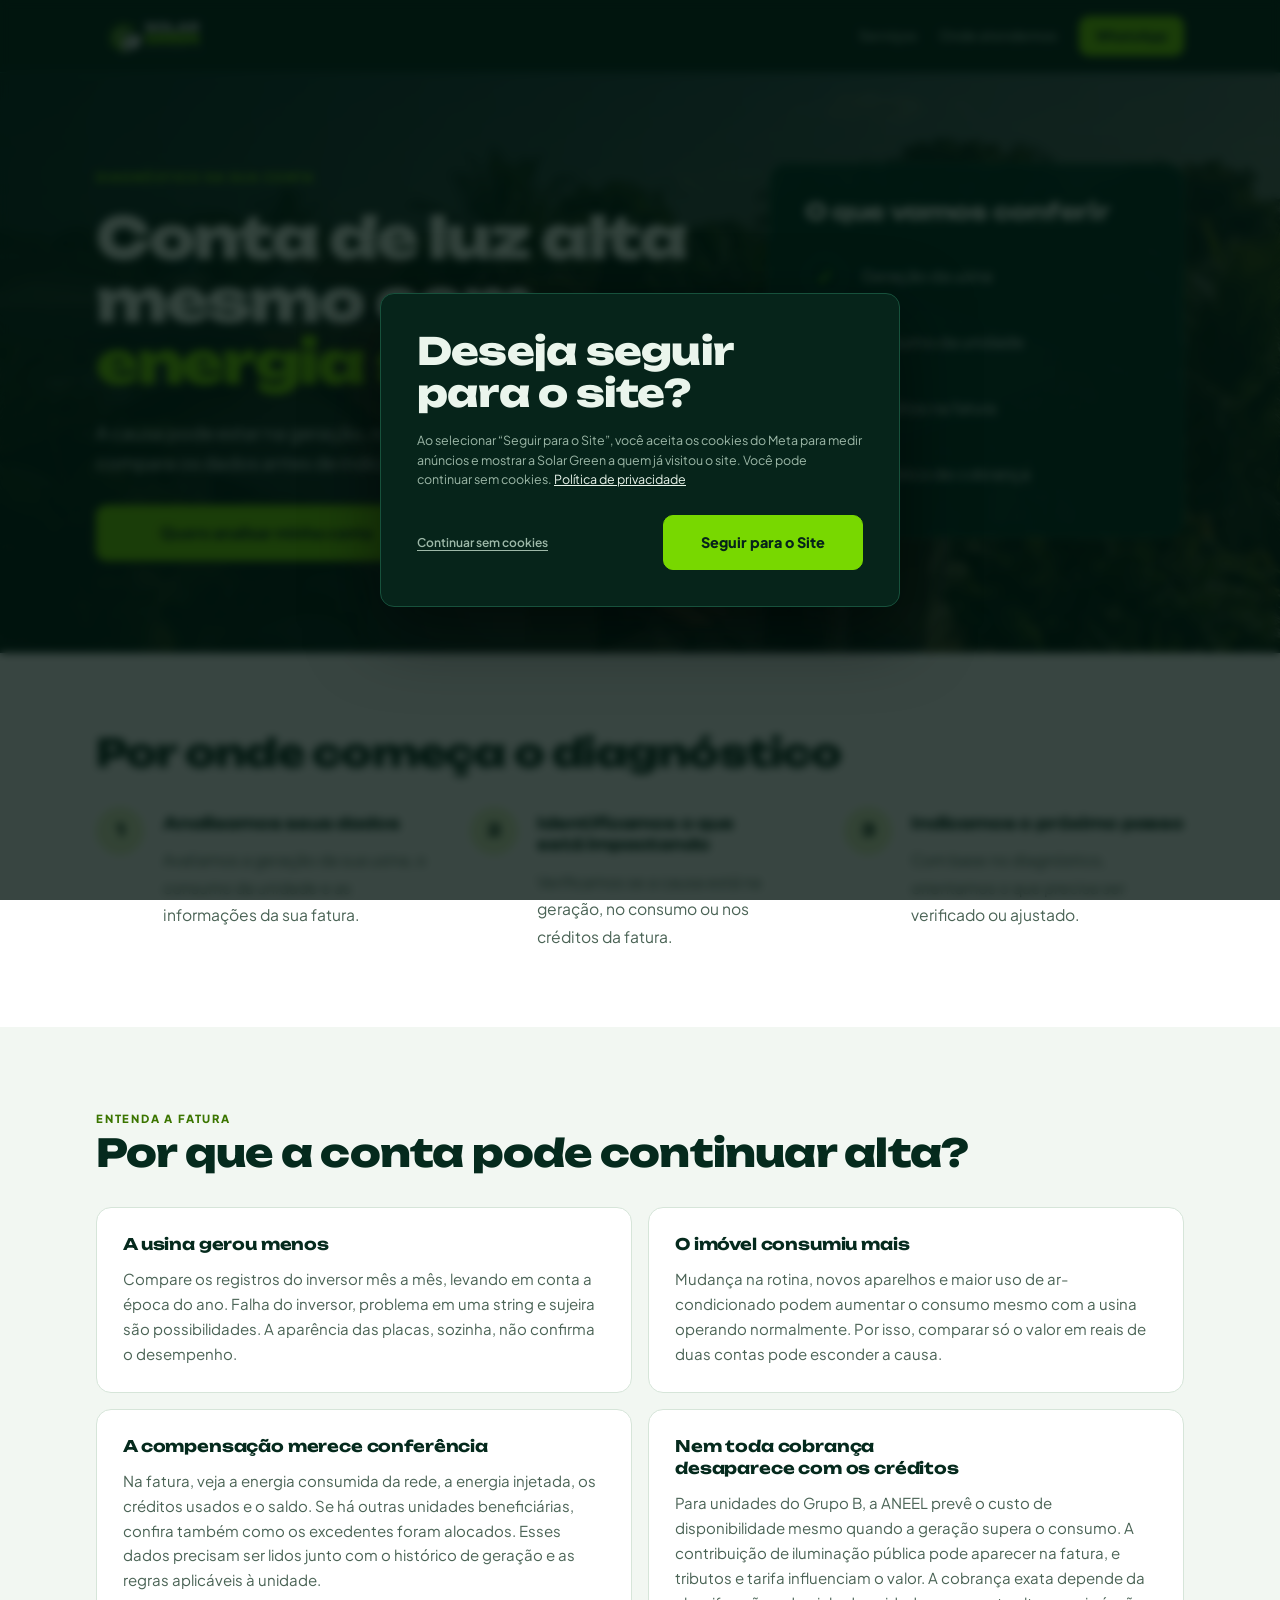
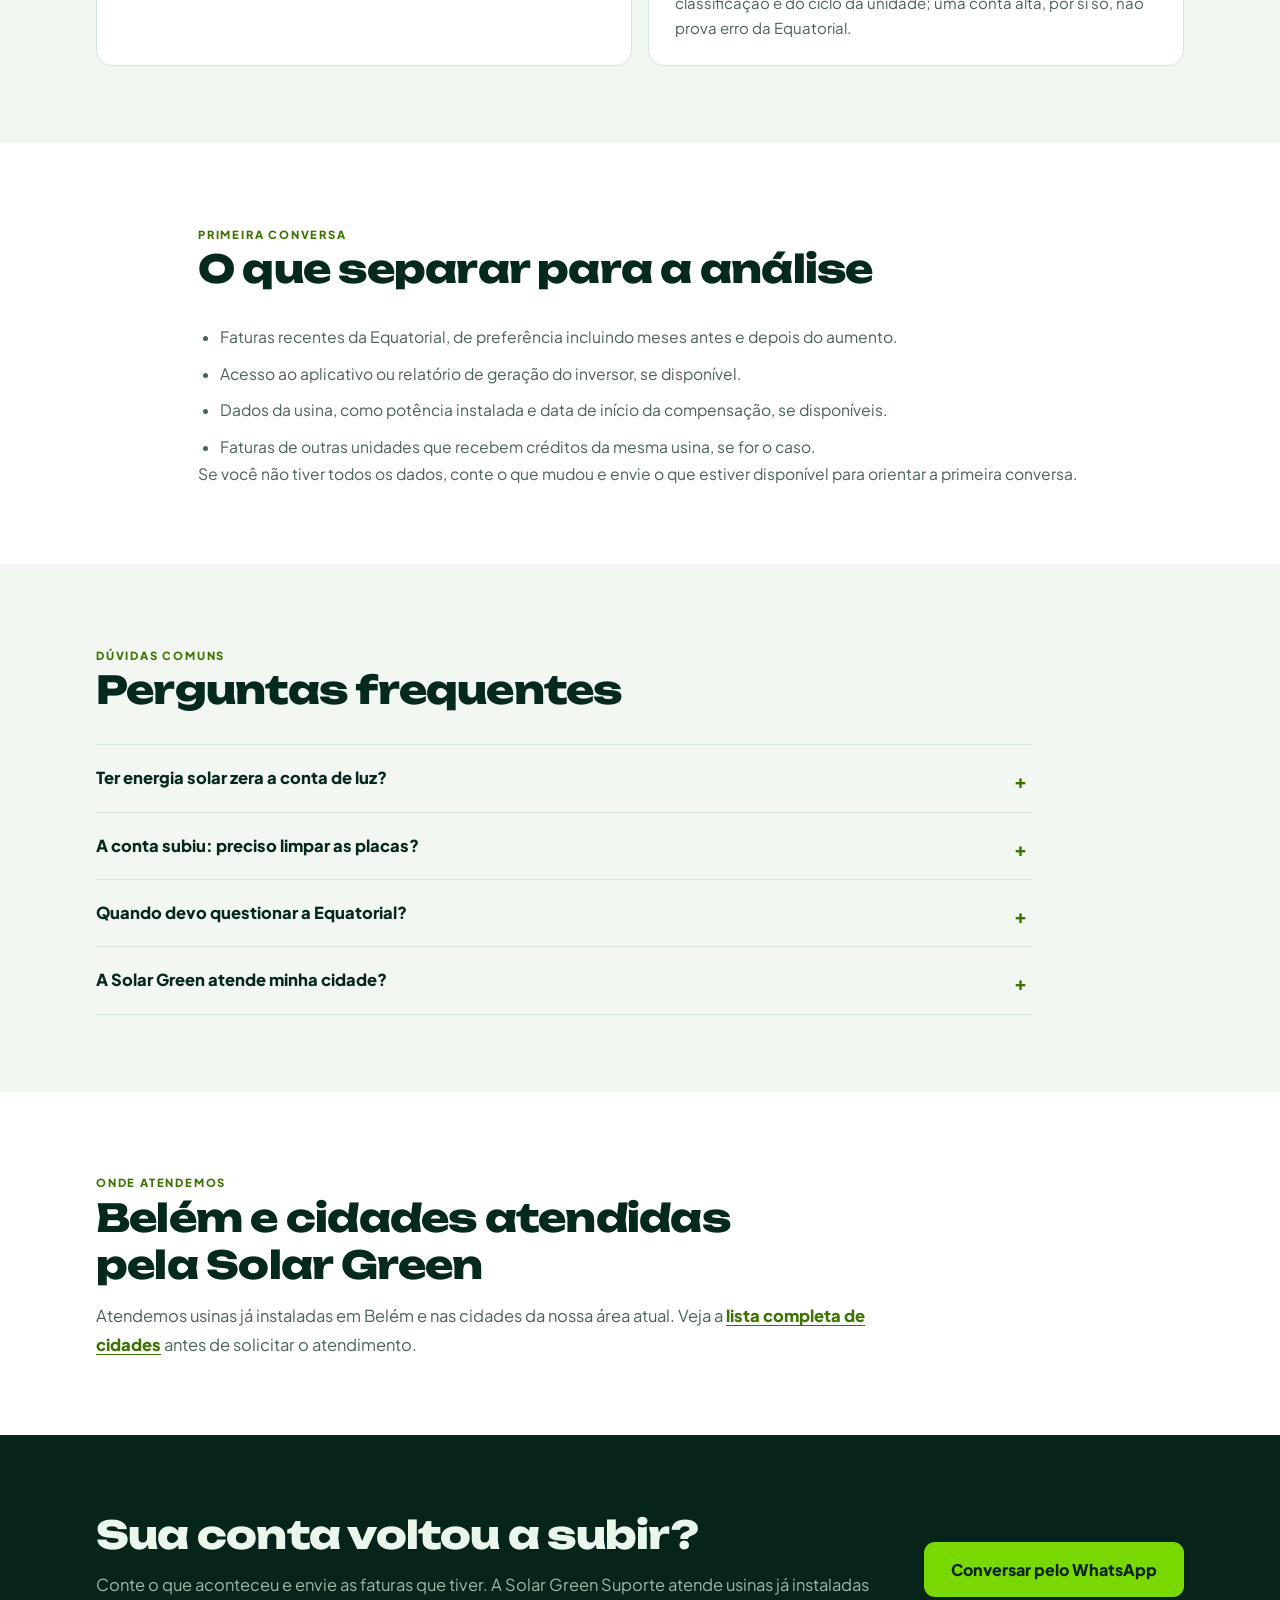
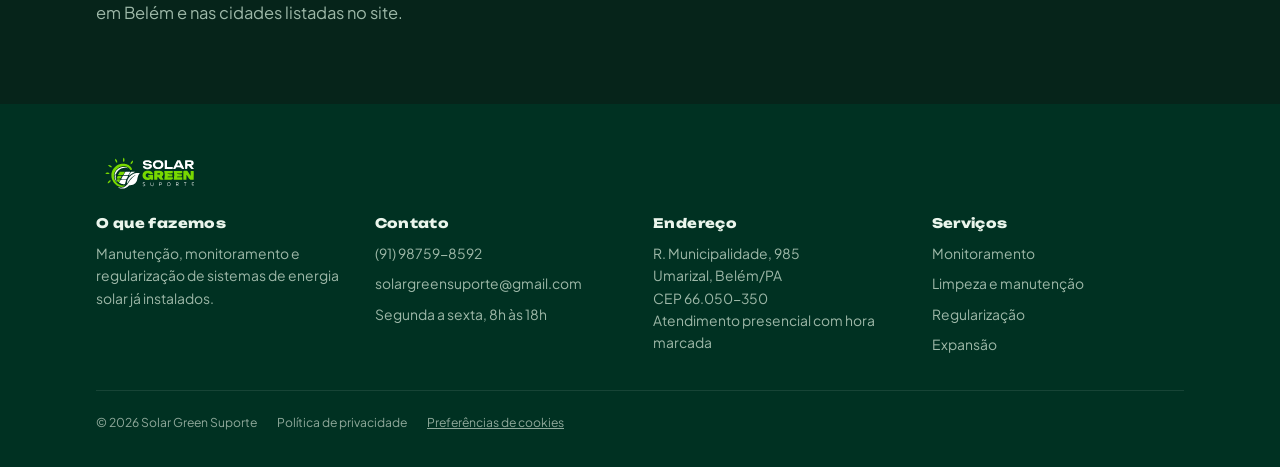
<file: conta-alta-energia-solar.html>
<!doctype html>
<html lang="pt-BR">
<head>
<meta charset="utf-8">
<meta name="viewport" content="width=device-width, initial-scale=1">
<title>Conta de luz alta com energia solar em Belém | Solar Green Suporte</title>
<meta name="description" content="A conta subiu mesmo com energia solar? Entenda como comparar geração, consumo e créditos da fatura. Diagnóstico da Solar Green Suporte em Belém e nas cidades atendidas.">
<link rel="canonical" href="https://solargreensuporte.com.br/conta-alta-energia-solar.html">
<meta name="theme-color" content="#06241a">
<link rel="icon" href="favicon.ico" sizes="48x48">
<link rel="apple-touch-icon" href="assets/apple-touch-icon.png">

<meta property="og:type" content="article">
<meta property="og:locale" content="pt_BR">
<meta property="og:site_name" content="Solar Green Suporte">
<meta property="og:title" content="Conta de luz alta com energia solar em Belém | Solar Green Suporte">
<meta property="og:description" content="Compare geração, consumo e créditos antes de concluir por que a fatura subiu. Diagnóstico de usina solar já instalada em Belém e nas cidades atendidas.">
<meta property="og:url" content="https://solargreensuporte.com.br/conta-alta-energia-solar.html">
<meta property="og:image" content="https://solargreensuporte.com.br/assets/og-home.png">
<meta property="og:image:width" content="1200">
<meta property="og:image:height" content="630">
<meta name="twitter:card" content="summary_large_image">

<link rel="preconnect" href="https://fonts.googleapis.com">
<link rel="preconnect" href="https://fonts.gstatic.com" crossorigin>
<link rel="stylesheet" href="https://fonts.googleapis.com/css2?family=Unbounded:wght@400;700;800;900&family=Plus+Jakarta+Sans:wght@400;500;600;700;800&display=swap">
<link rel="stylesheet" href="css/style.css?v=2026-10-09c">
<link rel="preload" as="image" href="assets/hero-usina-mobile.webp" media="(max-width:700px)">
<link rel="preload" as="image" href="assets/hero-usina.webp" media="(min-width:701px)">
<script type="module" src="js/rastreio.js?v=2026-10-09c"></script>
<style>
.ca-hero{padding:0;position:relative;isolation:isolate;background:#06241a url('assets/hero-usina.webp') center 42%/cover no-repeat;color:var(--escuro-ink)}
.ca-hero::before{content:"";position:absolute;inset:0;background:linear-gradient(100deg,rgba(2,31,22,.93),rgba(2,31,22,.70) 65%,rgba(2,31,22,.62))}
.ca-hero .wrap{position:relative;z-index:1}
.ca-grid{display:grid;grid-template-columns:minmax(0,1.5fr) minmax(300px,1fr);align-items:start;gap:clamp(28px,4vw,66px);min-height:580px;padding-block:90px}
.ca-kicker{font-size:.76rem;text-transform:uppercase;letter-spacing:.12em;font-weight:800;color:var(--verde)}
.ca-hero h1{font-size:clamp(2.5rem,4.5vw,4.25rem);line-height:1.08;letter-spacing:-.04em;margin-top:18px;max-width:14ch}
.ca-hero h1 em{font-style:normal;color:var(--verde)}
.ca-lede{font-size:clamp(1rem,1.45vw,1.2rem);line-height:1.6;color:#e4f0e9;max-width:53ch;margin-top:24px}
.ca-button{display:inline-flex;align-items:center;justify-content:center;background:var(--verde);color:var(--breu);font-weight:800;font-size:1rem;border-radius:11px;text-decoration:none;padding:15px 27px;min-height:54px}
.ca-button:hover{background:#8ae810}
.ca-hero .ca-button{margin-top:28px;min-width:340px}
.ca-check-card{background:rgba(0,48,36,.91);border:1px solid #276b4e;border-radius:18px;padding:34px 35px;box-shadow:0 20px 48px rgba(0,15,10,.24)}
.ca-check-card h2{font-size:clamp(1.35rem,1.8vw,1.65rem);line-height:1.25;margin-bottom:20px}
.ca-check-list{list-style:none;padding:0;margin:0;display:grid;gap:9px}
.ca-check-list li{display:flex;align-items:center;gap:15px;padding:8px 0;font-size:1rem;color:#f1f8f2}
.ca-check-list li::before{content:"✓";display:grid;place-items:center;flex:none;width:39px;height:39px;border:1px solid #2a7556;border-radius:50%;font-size:1.5rem;font-weight:800;color:var(--verde)}
.ca-section{padding:clamp(58px,6vw,86px) 0}
.ca-section h2{font-size:clamp(1.65rem,3vw,2.65rem);line-height:1.22;max-width:26ch;margin-bottom:30px}
.ca-steps{display:grid;grid-template-columns:repeat(3,minmax(0,1fr));gap:34px}
.ca-step{display:grid;grid-template-columns:52px 1fr;align-items:start;gap:15px}
.ca-step-n{width:48px;height:48px;border-radius:50%;display:grid;place-items:center;background:#e6f6c7;color:var(--breu);font-family:var(--display);font-weight:800;font-size:1.05rem}
.ca-step h3{font-size:1rem;line-height:1.35;margin:6px 0 12px}
.ca-step p,.ca-prose p,.ca-prose li{color:var(--claro-soft);font-size:.98rem;line-height:1.75}
.ca-causes{display:grid;grid-template-columns:repeat(2,minmax(0,1fr));gap:16px}
.ca-cause{background:var(--branco);border:1px solid var(--claro-linha);border-radius:15px;padding:25px 26px}
.ca-cause h3{font-size:1rem;line-height:1.4;margin-bottom:12px}
.ca-cause p{color:var(--claro-soft);font-size:.94rem;line-height:1.65}
.ca-prose{max-width:78ch}
.ca-prose p+p{margin-top:16px}
.ca-prose ul{padding-left:22px;margin:14px 0 0}
.ca-prose li+li{margin-top:9px}
.ca-faq{max-width:78ch}
.ca-faq details{border-top:1px solid var(--claro-linha);padding:20px 0}
.ca-faq details:last-child{border-bottom:1px solid var(--claro-linha)}
.ca-faq summary{font-weight:800;cursor:pointer;list-style:none;padding-right:32px;position:relative}
.ca-faq summary::-webkit-details-marker{display:none}
.ca-faq summary::after{content:"+";position:absolute;right:5px;top:0;font-size:1.2rem;color:var(--verde-texto)}
.ca-faq details[open] summary::after{content:"−"}
.ca-faq p{color:var(--claro-soft);line-height:1.7;margin-top:12px}
.ca-area{display:flex;align-items:start;justify-content:space-between;gap:30px}
.ca-area h2{margin-bottom:14px}
.ca-area p{max-width:65ch;color:var(--claro-soft);line-height:1.7}
.ca-link{color:var(--verde-texto);font-weight:800;text-decoration:underline;text-underline-offset:3px}
.ca-end{background:var(--breu);color:var(--escuro-ink)}
.ca-end .wrap{display:flex;align-items:center;justify-content:space-between;gap:28px}
.ca-end h2{margin-bottom:12px}
.ca-end p{color:var(--escuro-soft);max-width:65ch;line-height:1.7}
.ca-end .ca-button{flex:none}
@media(max-width:900px){.ca-grid{grid-template-columns:1fr;min-height:0;padding-block:68px}.ca-hero h1{max-width:17ch}.ca-check-card{max-width:620px}.ca-steps{gap:18px}.ca-step{grid-template-columns:1fr;gap:8px}}
@media(max-width:700px){.ca-hero{background-image:url('assets/hero-usina-mobile.webp');background-position:center}.ca-hero::before{background:rgba(2,31,22,.86)}.ca-grid{padding-block:55px;gap:33px}.ca-hero h1{font-size:clamp(2.1rem,9vw,3.2rem)}.ca-hero .ca-button{min-width:0;width:100%}.ca-check-card{padding:26px 24px}.ca-steps,.ca-causes{grid-template-columns:1fr}.ca-step{grid-template-columns:48px 1fr;gap:12px}.ca-area,.ca-end .wrap{display:block}.ca-end .ca-button{margin-top:24px;width:100%}.ca-section h2{margin-bottom:23px}}
</style>
</head>
<body>
<a class="pular" href="#principal">Pular para o conteúdo</a>
<header>
  <div class="wrap topbar">
    <a class="logo" href="index.html" aria-label="Solar Green Suporte, voltar ao início"><img src="assets/logo-branca.svg" alt="Solar Green Suporte" width="118" height="44"></a>
    <nav aria-label="Principal">
      <a class="nav-link" href="index.html#servicos">Serviços</a>
      <a class="nav-link" href="index.html#cobertura">Onde atendemos</a>
      <a class="zap" href="https://wa.me/5591987598592" data-evento="whatsapp_topo_conta_alta" target="_blank" rel="noopener">WhatsApp</a>
    </nav>
  </div>
</header>
<main id="principal">
  <section class="ca-hero" id="topo" aria-labelledby="ca-titulo">
    <div class="wrap ca-grid">
      <div>
        <span class="ca-kicker">Diagnóstico da sua conta</span>
        <h1 id="ca-titulo">Conta de luz alta mesmo com <em>energia solar</em>?</h1>
        <p class="ca-lede">A causa pode estar na geração, no consumo ou na fatura. A gente compara os dados antes de indicar o próximo passo.</p>
        <a class="ca-button" href="https://wa.me/5591987598592?text=Ol%C3%A1%21%20Minha%20conta%20de%20luz%20subiu%20mesmo%20com%20energia%20solar.%20Quero%20entender%20o%20que%20aconteceu." data-evento="whatsapp_conta_alta_hero" target="_blank" rel="noopener">Quero analisar minha conta</a>
      </div>
      <div class="ca-check-card">
        <h2>O que vamos conferir</h2>
        <ul class="ca-check-list">
          <li>Geração da usina</li>
          <li>Consumo da unidade</li>
          <li>Créditos na fatura</li>
          <li>Histórico de cobrança</li>
        </ul>
      </div>
    </div>
  </section>
  <section class="branco ca-section" aria-labelledby="ca-passos">
    <div class="wrap">
      <h2 id="ca-passos">Por onde começa o diagnóstico</h2>
      <div class="ca-steps">
        <div class="ca-step"><span class="ca-step-n" aria-hidden="true">1</span><div><h3>Analisamos seus dados</h3><p>Avaliamos a geração da sua usina, o consumo da unidade e as informações da sua fatura.</p></div></div>
        <div class="ca-step"><span class="ca-step-n" aria-hidden="true">2</span><div><h3>Identificamos o que está impactando</h3><p>Verificamos se a causa está na geração, no consumo ou nos créditos da fatura.</p></div></div>
        <div class="ca-step"><span class="ca-step-n" aria-hidden="true">3</span><div><h3>Indicamos o próximo passo</h3><p>Com base no diagnóstico, orientamos o que precisa ser verificado ou ajustado.</p></div></div>
      </div>
    </div>
  </section>
  <section class="claro ca-section" aria-labelledby="ca-causas">
    <div class="wrap">
      <span class="eyebrow">Entenda a fatura</span>
      <h2 id="ca-causas">Por que a conta pode continuar alta?</h2>
      <div class="ca-causes">
        <article class="ca-cause"><h3>A usina gerou menos</h3><p>Compare os registros do inversor mês a mês, levando em conta a época do ano. Falha do inversor, problema em uma string e sujeira são possibilidades. A aparência das placas, sozinha, não confirma o desempenho.</p></article>
        <article class="ca-cause"><h3>O imóvel consumiu mais</h3><p>Mudança na rotina, novos aparelhos e maior uso de ar-condicionado podem aumentar o consumo mesmo com a usina operando normalmente. Por isso, comparar só o valor em reais de duas contas pode esconder a causa.</p></article>
        <article class="ca-cause"><h3>A compensação merece conferência</h3><p>Na fatura, veja a energia consumida da rede, a energia injetada, os créditos usados e o saldo. Se há outras unidades beneficiárias, confira também como os excedentes foram alocados. Esses dados precisam ser lidos junto com o histórico de geração e as regras aplicáveis à unidade.</p></article>
        <article class="ca-cause"><h3>Nem toda cobrança desaparece com os créditos</h3><p>Para unidades do Grupo B, a ANEEL prevê o custo de disponibilidade mesmo quando a geração supera o consumo. A contribuição de iluminação pública pode aparecer na fatura, e tributos e tarifa influenciam o valor. A cobrança exata depende da classificação e do ciclo da unidade; uma conta alta, por si só, não prova erro da Equatorial.</p></article>
      </div>
    </div>
  </section>
  <section class="branco ca-section" aria-labelledby="ca-documentos">
    <div class="wrap ca-prose">
      <span class="eyebrow">Primeira conversa</span>
      <h2 id="ca-documentos">O que separar para a análise</h2>
      <ul>
        <li>Faturas recentes da Equatorial, de preferência incluindo meses antes e depois do aumento.</li>
        <li>Acesso ao aplicativo ou relatório de geração do inversor, se disponível.</li>
        <li>Dados da usina, como potência instalada e data de início da compensação, se disponíveis.</li>
        <li>Faturas de outras unidades que recebem créditos da mesma usina, se for o caso.</li>
      </ul>
      <p>Se você não tiver todos os dados, conte o que mudou e envie o que estiver disponível para orientar a primeira conversa.</p>
    </div>
  </section>
  <section class="claro ca-section" aria-labelledby="ca-perguntas">
    <div class="wrap">
      <span class="eyebrow">Dúvidas comuns</span>
      <h2 id="ca-perguntas">Perguntas frequentes</h2>
      <div class="ca-faq">
        <details><summary>Ter energia solar zera a conta de luz?</summary><p>Não necessariamente. Além de consumo não compensado, uma unidade do Grupo B pode ter cobrança de custo de disponibilidade. Também podem aparecer cobranças como a contribuição de iluminação pública. O valor depende da situação da unidade e da fatura do mês.</p></details>
        <details><summary>A conta subiu: preciso limpar as placas?</summary><p>Talvez, mas a fatura sozinha não mostra isso. O primeiro passo é comparar a geração registrada, o consumo e os créditos. Se a geração caiu, a inspeção pode apontar sujeira ou outra falha que exija um serviço diferente.</p></details>
        <details><summary>Quando devo questionar a Equatorial?</summary><p>Quando os dados de geração, consumo e créditos indicarem uma divergência de faturamento, vale reunir as faturas e os registros da usina para levar a questão à distribuidora. O diagnóstico ajuda a separar uma possível cobrança incorreta de um problema técnico na usina ou de aumento de consumo.</p></details>
        <details><summary>A Solar Green atende minha cidade?</summary><p>Atendemos as cidades listadas no site, com base em Belém. Para o interior, o deslocamento entra no orçamento e é combinado antes. Confira a lista completa na página inicial.</p></details>
      </div>
    </div>
  </section>
  <section class="branco ca-section" aria-labelledby="ca-area">
    <div class="wrap ca-area">
      <div><span class="eyebrow">Onde atendemos</span><h2 id="ca-area">Belém e cidades atendidas pela Solar Green</h2><p>Atendemos usinas já instaladas em Belém e nas cidades da nossa área atual. Veja a <a class="ca-link" href="index.html#cobertura">lista completa de cidades</a> antes de solicitar o atendimento.</p></div>
    </div>
  </section>
  <section class="ca-section ca-end" aria-labelledby="ca-contato">
    <div class="wrap"><div><h2 id="ca-contato">Sua conta voltou a subir?</h2><p>Conte o que aconteceu e envie as faturas que tiver. A Solar Green Suporte atende usinas já instaladas em Belém e nas cidades listadas no site.</p></div><a class="ca-button" href="https://wa.me/5591987598592?text=Ol%C3%A1%21%20Minha%20conta%20de%20luz%20subiu%20mesmo%20com%20energia%20solar.%20Quero%20entender%20o%20que%20aconteceu." data-evento="whatsapp_conta_alta_final" target="_blank" rel="noopener">Conversar pelo WhatsApp</a></div>
  </section>
</main>
<footer>
  <div class="wrap">
    <div class="f-logo"><img src="assets/logo-branca.svg" alt="Solar Green Suporte" width="112" height="42" loading="lazy"></div>
    <div class="f-grid">
      <div><h3>O que fazemos</h3><p>Manutenção, monitoramento e regularização de sistemas de energia solar já instalados.</p></div>
      <div><h3>Contato</h3><ul><li><a href="https://wa.me/5591987598592">(91) 98759-8592</a></li><li><a href="mailto:solargreensuporte@gmail.com">solargreensuporte@gmail.com</a></li><li>Segunda a sexta, 8h às 18h</li></ul></div>
      <div><h3>Endereço</h3><p>R. Municipalidade, 985<br>Umarizal, Belém/PA<br>CEP 66.050-350<br>Atendimento presencial com hora marcada</p></div>
      <div><h3>Serviços</h3><ul><li><a href="index.html#servicos">Monitoramento</a></li><li><a href="index.html#servicos">Limpeza e manutenção</a></li><li><a href="index.html#servicos">Regularização</a></li><li><a href="index.html#servicos">Expansão</a></li></ul></div>
    </div>
    <div class="f-fim"><span>&copy; <span id="ano"></span> Solar Green Suporte</span><a href="privacidade.html">Política de privacidade</a></div>
  </div>
</footer>
<div class="barra-zap"><a class="btn-zap" href="https://wa.me/5591987598592" data-evento="whatsapp_barra_conta_alta" target="_blank" rel="noopener">Falar no WhatsApp</a><span class="b-hor">Segunda a sexta, 8h às 18h</span></div>
<script>document.getElementById('ano').textContent = new Date().getFullYear();</script>
</body>
</html>
</file>
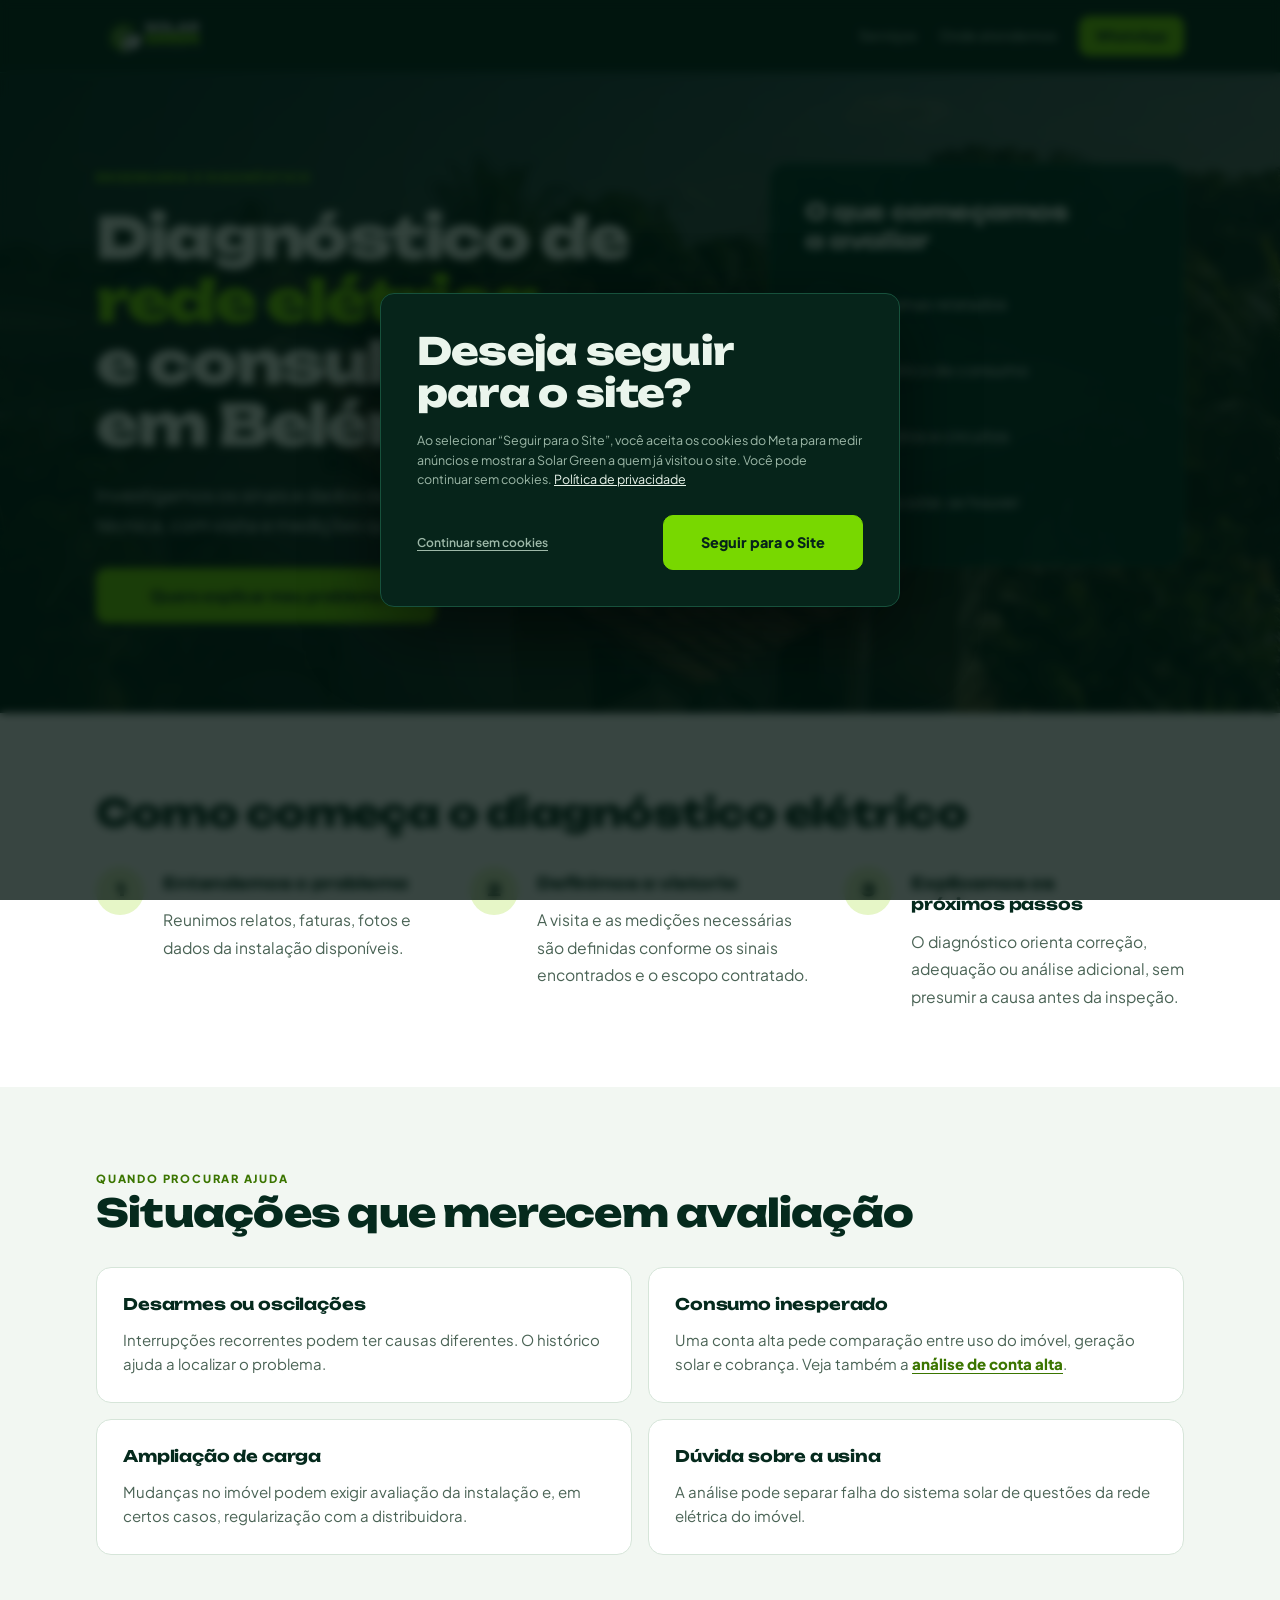
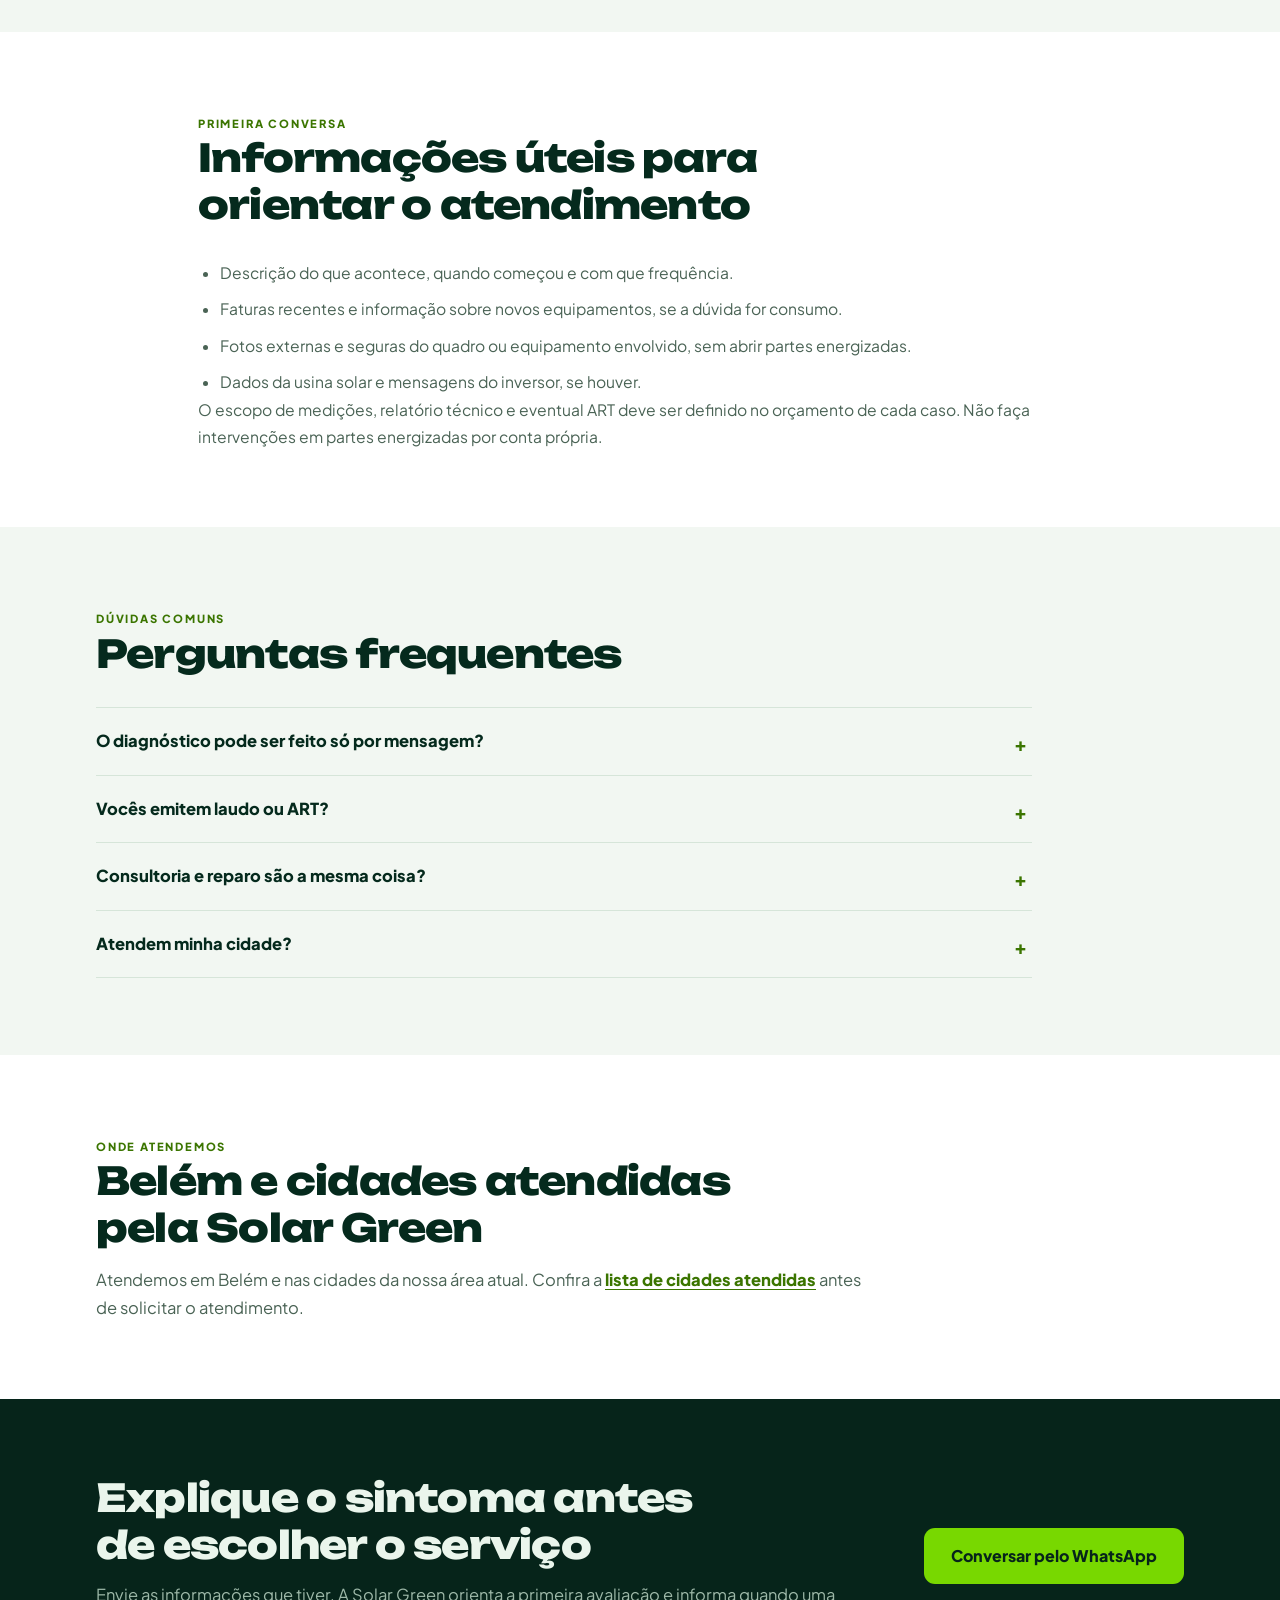
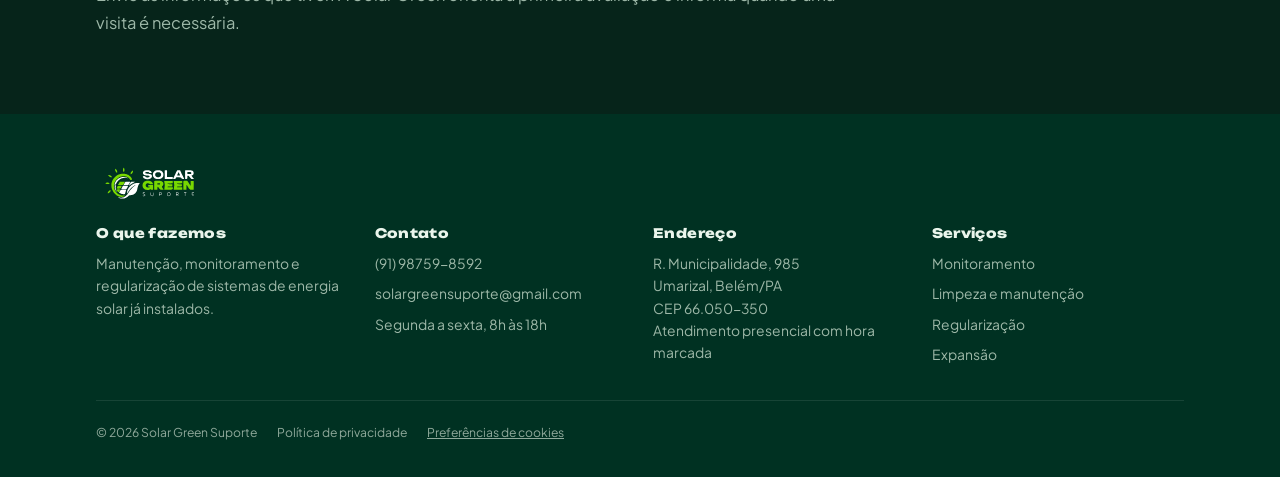
<file: diagnostico-rede-eletrica-consultoria.html>
<!doctype html>
<html lang="pt-BR">
<head>
<meta charset="utf-8">
<meta name="viewport" content="width=device-width, initial-scale=1">
<title>Diagnóstico de rede elétrica e consultoria em Belém | Solar Green</title>
<meta name="description" content="Problemas elétricos ou dúvidas sobre consumo e energia solar? A Solar Green faz diagnóstico de rede elétrica e orienta os próximos passos em Belém e cidades atendidas.">
<link rel="canonical" href="https://solargreensuporte.com.br/diagnostico-rede-eletrica-consultoria.html">
<meta name="theme-color" content="#06241a">
<link rel="icon" href="favicon.ico" sizes="48x48">
<link rel="apple-touch-icon" href="assets/apple-touch-icon.png">
<meta property="og:type" content="article">
<meta property="og:locale" content="pt_BR">
<meta property="og:site_name" content="Solar Green Suporte">
<meta property="og:title" content="Diagnóstico de rede elétrica e consultoria em Belém | Solar Green">
<meta property="og:description" content="Problemas elétricos ou dúvidas sobre consumo e energia solar? A Solar Green faz diagnóstico de rede elétrica e orienta os próximos passos em Belém e cidades atendidas.">
<meta property="og:url" content="https://solargreensuporte.com.br/diagnostico-rede-eletrica-consultoria.html">
<meta property="og:image" content="https://solargreensuporte.com.br/assets/og-home.png">
<meta property="og:image:width" content="1200">
<meta property="og:image:height" content="630">
<meta name="twitter:card" content="summary_large_image">
<link rel="preconnect" href="https://fonts.googleapis.com">
<link rel="preconnect" href="https://fonts.gstatic.com" crossorigin>
<link rel="stylesheet" href="https://fonts.googleapis.com/css2?family=Unbounded:wght@400;700;800;900&family=Plus+Jakarta+Sans:wght@400;500;600;700;800&display=swap">
<link rel="stylesheet" href="css/style.css?v=2026-10-09c">
<link rel="preload" as="image" href="assets/hero-usina-mobile.webp" media="(max-width:700px)">
<link rel="preload" as="image" href="assets/hero-usina.webp" media="(min-width:701px)">
<script type="module" src="js/rastreio.js?v=2026-10-09c"></script>
<style>
.ca-hero{padding:0;position:relative;isolation:isolate;background:#06241a url('assets/hero-usina.webp') center 42%/cover no-repeat;color:var(--escuro-ink)}
.ca-hero::before{content:"";position:absolute;inset:0;background:linear-gradient(100deg,rgba(2,31,22,.93),rgba(2,31,22,.70) 65%,rgba(2,31,22,.62))}
.ca-hero .wrap{position:relative;z-index:1}
.ca-grid{display:grid;grid-template-columns:minmax(0,1.5fr) minmax(300px,1fr);align-items:start;gap:clamp(28px,4vw,66px);min-height:580px;padding-block:90px}
.ca-kicker{font-size:.76rem;text-transform:uppercase;letter-spacing:.12em;font-weight:800;color:var(--verde)}
.ca-hero h1{font-size:clamp(2.5rem,4.5vw,4.25rem);line-height:1.08;letter-spacing:-.04em;margin-top:18px;max-width:14ch}
.ca-hero h1 em{font-style:normal;color:var(--verde)}
.ca-lede{font-size:clamp(1rem,1.45vw,1.2rem);line-height:1.6;color:#e4f0e9;max-width:53ch;margin-top:24px}
.ca-button{display:inline-flex;align-items:center;justify-content:center;background:var(--verde);color:var(--breu);font-weight:800;font-size:1rem;border-radius:11px;text-decoration:none;padding:15px 27px;min-height:54px}
.ca-button:hover{background:#8ae810}
.ca-hero .ca-button{margin-top:28px;min-width:340px}
.ca-check-card{background:rgba(0,48,36,.91);border:1px solid #276b4e;border-radius:18px;padding:34px 35px;box-shadow:0 20px 48px rgba(0,15,10,.24)}
.ca-check-card h2{font-size:clamp(1.35rem,1.8vw,1.65rem);line-height:1.25;margin-bottom:20px}
.ca-check-list{list-style:none;padding:0;margin:0;display:grid;gap:9px}
.ca-check-list li{display:flex;align-items:center;gap:15px;padding:8px 0;font-size:1rem;color:#f1f8f2}
.ca-check-list li::before{content:"✓";display:grid;place-items:center;flex:none;width:39px;height:39px;border:1px solid #2a7556;border-radius:50%;font-size:1.5rem;font-weight:800;color:var(--verde)}
.ca-section{padding:clamp(58px,6vw,86px) 0}
.ca-section h2{font-size:clamp(1.65rem,3vw,2.65rem);line-height:1.22;max-width:26ch;margin-bottom:30px}
.ca-steps{display:grid;grid-template-columns:repeat(3,minmax(0,1fr));gap:34px}
.ca-step{display:grid;grid-template-columns:52px 1fr;align-items:start;gap:15px}
.ca-step-n{width:48px;height:48px;border-radius:50%;display:grid;place-items:center;background:#e6f6c7;color:var(--breu);font-family:var(--display);font-weight:800;font-size:1.05rem}
.ca-step h3{font-size:1rem;line-height:1.35;margin:6px 0 12px}
.ca-step p,.ca-prose p,.ca-prose li{color:var(--claro-soft);font-size:.98rem;line-height:1.75}
.ca-causes{display:grid;grid-template-columns:repeat(2,minmax(0,1fr));gap:16px}
.ca-cause{background:var(--branco);border:1px solid var(--claro-linha);border-radius:15px;padding:25px 26px}
.ca-cause h3{font-size:1rem;line-height:1.4;margin-bottom:12px}
.ca-cause p{color:var(--claro-soft);font-size:.94rem;line-height:1.65}
.ca-prose{max-width:78ch}
.ca-prose p+p{margin-top:16px}
.ca-prose ul{padding-left:22px;margin:14px 0 0}
.ca-prose li+li{margin-top:9px}
.ca-faq{max-width:78ch}
.ca-faq details{border-top:1px solid var(--claro-linha);padding:20px 0}
.ca-faq details:last-child{border-bottom:1px solid var(--claro-linha)}
.ca-faq summary{font-weight:800;cursor:pointer;list-style:none;padding-right:32px;position:relative}
.ca-faq summary::-webkit-details-marker{display:none}
.ca-faq summary::after{content:"+";position:absolute;right:5px;top:0;font-size:1.2rem;color:var(--verde-texto)}
.ca-faq details[open] summary::after{content:"−"}
.ca-faq p{color:var(--claro-soft);line-height:1.7;margin-top:12px}
.ca-area{display:flex;align-items:start;justify-content:space-between;gap:30px}
.ca-area h2{margin-bottom:14px}
.ca-area p{max-width:65ch;color:var(--claro-soft);line-height:1.7}
.ca-link{color:var(--verde-texto);font-weight:800;text-decoration:underline;text-underline-offset:3px}
.ca-end{background:var(--breu);color:var(--escuro-ink)}
.ca-end .wrap{display:flex;align-items:center;justify-content:space-between;gap:28px}
.ca-end h2{margin-bottom:12px}
.ca-end p{color:var(--escuro-soft);max-width:65ch;line-height:1.7}
.ca-end .ca-button{flex:none}
@media(max-width:900px){.ca-grid{grid-template-columns:1fr;min-height:0;padding-block:68px}.ca-hero h1{max-width:17ch}.ca-check-card{max-width:620px}.ca-steps{gap:18px}.ca-step{grid-template-columns:1fr;gap:8px}}
@media(max-width:700px){.ca-hero{background-image:url('assets/hero-usina-mobile.webp');background-position:center}.ca-hero::before{background:rgba(2,31,22,.86)}.ca-grid{padding-block:55px;gap:33px}.ca-hero h1{font-size:clamp(2.1rem,9vw,3.2rem)}.ca-hero .ca-button{min-width:0;width:100%}.ca-check-card{padding:26px 24px}.ca-steps,.ca-causes{grid-template-columns:1fr}.ca-step{grid-template-columns:48px 1fr;gap:12px}.ca-area,.ca-end .wrap{display:block}.ca-end .ca-button{margin-top:24px;width:100%}.ca-section h2{margin-bottom:23px}}
</style>
</head>
<body>
<a class="pular" href="#principal">Pular para o conteúdo</a>
<header>
  <div class="wrap topbar">
    <a class="logo" href="index.html" aria-label="Solar Green Suporte, voltar ao início"><img src="assets/logo-branca.svg" alt="Solar Green Suporte" width="118" height="44"></a>
    <nav aria-label="Principal">
      <a class="nav-link" href="index.html#servicos">Serviços</a>
      <a class="nav-link" href="index.html#cobertura">Onde atendemos</a>
      <a class="zap" href="https://wa.me/5591987598592" data-evento="whatsapp_topo_diagnostico_eletrico" target="_blank" rel="noopener">WhatsApp</a>
    </nav>
  </div>
</header>
<main id="principal">
  <section class="ca-hero" id="topo" aria-labelledby="servico-titulo"><div class="wrap ca-grid"><div>
    <span class="ca-kicker">Engenharia e diagnóstico</span><h1 id="servico-titulo">Diagnóstico de <em>rede elétrica</em> e consultoria em Belém</h1>
    <p class="ca-lede">Investigamos os sinais e dados da instalação para orientar a solução técnica, com visita e medições quando o caso exigir.</p>
    <a class="ca-button" href="https://wa.me/5591987598592?text=Ol%C3%A1!%20Preciso%20de%20diagn%C3%B3stico%20de%20rede%20el%C3%A9trica%20ou%20consultoria%20de%20energia.%20Quero%20explicar%20o%20problema." data-evento="whatsapp_diagnostico_eletrico_hero" target="_blank" rel="noopener">Quero explicar meu problema</a>
  </div><div class="ca-check-card"><h2>O que começamos a avaliar</h2><ul class="ca-check-list"><li>Sintomas relatados</li>
          <li>Histórico de consumo</li>
          <li>Quadros e circuitos</li>
          <li>Usina solar, se houver</li></ul></div></div></section>
  <section class="branco ca-section" aria-labelledby="passos"><div class="wrap"><h2 id="passos">Como começa o diagnóstico elétrico</h2><div class="ca-steps"><div class="ca-step"><span class="ca-step-n" aria-hidden="true">1</span><div><h3>Entendemos o problema</h3><p>Reunimos relatos, faturas, fotos e dados da instalação disponíveis.</p></div></div>
        <div class="ca-step"><span class="ca-step-n" aria-hidden="true">2</span><div><h3>Definimos a vistoria</h3><p>A visita e as medições necessárias são definidas conforme os sinais encontrados e o escopo contratado.</p></div></div>
        <div class="ca-step"><span class="ca-step-n" aria-hidden="true">3</span><div><h3>Explicamos os próximos passos</h3><p>O diagnóstico orienta correção, adequação ou análise adicional, sem presumir a causa antes da inspeção.</p></div></div></div></div></section>
  <section class="claro ca-section" aria-labelledby="situacoes"><div class="wrap"><span class="eyebrow">Quando procurar ajuda</span><h2 id="situacoes">Situações que merecem avaliação</h2><div class="ca-causes"><article class="ca-cause"><h3>Desarmes ou oscilações</h3><p>Interrupções recorrentes podem ter causas diferentes. O histórico ajuda a localizar o problema.</p></article>
        <article class="ca-cause"><h3>Consumo inesperado</h3><p>Uma conta alta pede comparação entre uso do imóvel, geração solar e cobrança. Veja também a <a class="ca-link" href="conta-alta-energia-solar.html">análise de conta alta</a>.</p></article>
        <article class="ca-cause"><h3>Ampliação de carga</h3><p>Mudanças no imóvel podem exigir avaliação da instalação e, em certos casos, regularização com a distribuidora.</p></article>
        <article class="ca-cause"><h3>Dúvida sobre a usina</h3><p>A análise pode separar falha do sistema solar de questões da rede elétrica do imóvel.</p></article></div></div></section>
  <section class="branco ca-section" aria-labelledby="preparar"><div class="wrap ca-prose"><span class="eyebrow">Primeira conversa</span><h2 id="preparar">Informações úteis para orientar o atendimento</h2><ul><li>Descrição do que acontece, quando começou e com que frequência.</li>
        <li>Faturas recentes e informação sobre novos equipamentos, se a dúvida for consumo.</li>
        <li>Fotos externas e seguras do quadro ou equipamento envolvido, sem abrir partes energizadas.</li>
        <li>Dados da usina solar e mensagens do inversor, se houver.</li></ul><p>O escopo de medições, relatório técnico e eventual ART deve ser definido no orçamento de cada caso. Não faça intervenções em partes energizadas por conta própria.</p></div></section>
  <section class="claro ca-section" aria-labelledby="perguntas"><div class="wrap"><span class="eyebrow">Dúvidas comuns</span><h2 id="perguntas">Perguntas frequentes</h2><div class="ca-faq"><details><summary>O diagnóstico pode ser feito só por mensagem?</summary><p>A primeira conversa organiza os dados, mas a causa pode exigir vistoria e medições presenciais.</p></details>
        <details><summary>Vocês emitem laudo ou ART?</summary><p>A necessidade e a entrega desses documentos dependem do serviço contratado e são definidas antes da execução.</p></details>
        <details><summary>Consultoria e reparo são a mesma coisa?</summary><p>A consultoria ajuda a definir o problema e o próximo passo. Uma correção física precisa de escopo e orçamento próprios.</p></details>
        <details><summary>Atendem minha cidade?</summary><p>Atendemos Belém e as cidades da <a class="ca-link" href="index.html#cobertura">lista de cidades atendidas</a>.</p></details></div></div></section>
  <section class="branco ca-section" aria-labelledby="area"><div class="wrap ca-area"><div><span class="eyebrow">Onde atendemos</span><h2 id="area">Belém e cidades atendidas pela Solar Green</h2><p>Atendemos em Belém e nas cidades da nossa área atual. Confira a <a class="ca-link" href="index.html#cobertura">lista de cidades atendidas</a> antes de solicitar o atendimento.</p></div></div></section>
  <section class="ca-section ca-end" aria-labelledby="contato"><div class="wrap"><div><h2 id="contato">Explique o sintoma antes de escolher o serviço</h2><p>Envie as informações que tiver. A Solar Green orienta a primeira avaliação e informa quando uma visita é necessária.</p></div><a class="ca-button" href="https://wa.me/5591987598592?text=Ol%C3%A1!%20Preciso%20de%20diagn%C3%B3stico%20de%20rede%20el%C3%A9trica%20ou%20consultoria%20de%20energia.%20Quero%20explicar%20o%20problema." data-evento="whatsapp_diagnostico_eletrico_final" target="_blank" rel="noopener">Conversar pelo WhatsApp</a></div></section>
</main>
<footer>
  <div class="wrap">
    <div class="f-logo"><img src="assets/logo-branca.svg" alt="Solar Green Suporte" width="112" height="42" loading="lazy"></div>
    <div class="f-grid">
      <div><h3>O que fazemos</h3><p>Manutenção, monitoramento e regularização de sistemas de energia solar já instalados.</p></div>
      <div><h3>Contato</h3><ul><li><a href="https://wa.me/5591987598592">(91) 98759-8592</a></li><li><a href="mailto:solargreensuporte@gmail.com">solargreensuporte@gmail.com</a></li><li>Segunda a sexta, 8h às 18h</li></ul></div>
      <div><h3>Endereço</h3><p>R. Municipalidade, 985<br>Umarizal, Belém/PA<br>CEP 66.050-350<br>Atendimento presencial com hora marcada</p></div>
      <div><h3>Serviços</h3><ul><li><a href="index.html#servicos">Monitoramento</a></li><li><a href="index.html#servicos">Limpeza e manutenção</a></li><li><a href="index.html#servicos">Regularização</a></li><li><a href="index.html#servicos">Expansão</a></li></ul></div>
    </div>
    <div class="f-fim"><span>&copy; <span id="ano"></span> Solar Green Suporte</span><a href="privacidade.html">Política de privacidade</a></div>
  </div>
</footer>
<div class="barra-zap"><a class="btn-zap" href="https://wa.me/5591987598592" data-evento="whatsapp_barra_diagnostico_eletrico" target="_blank" rel="noopener">Falar no WhatsApp</a><span class="b-hor">Segunda a sexta, 8h às 18h</span></div>
<script>document.getElementById('ano').textContent = new Date().getFullYear();</script>
</body>
</html>
</file>
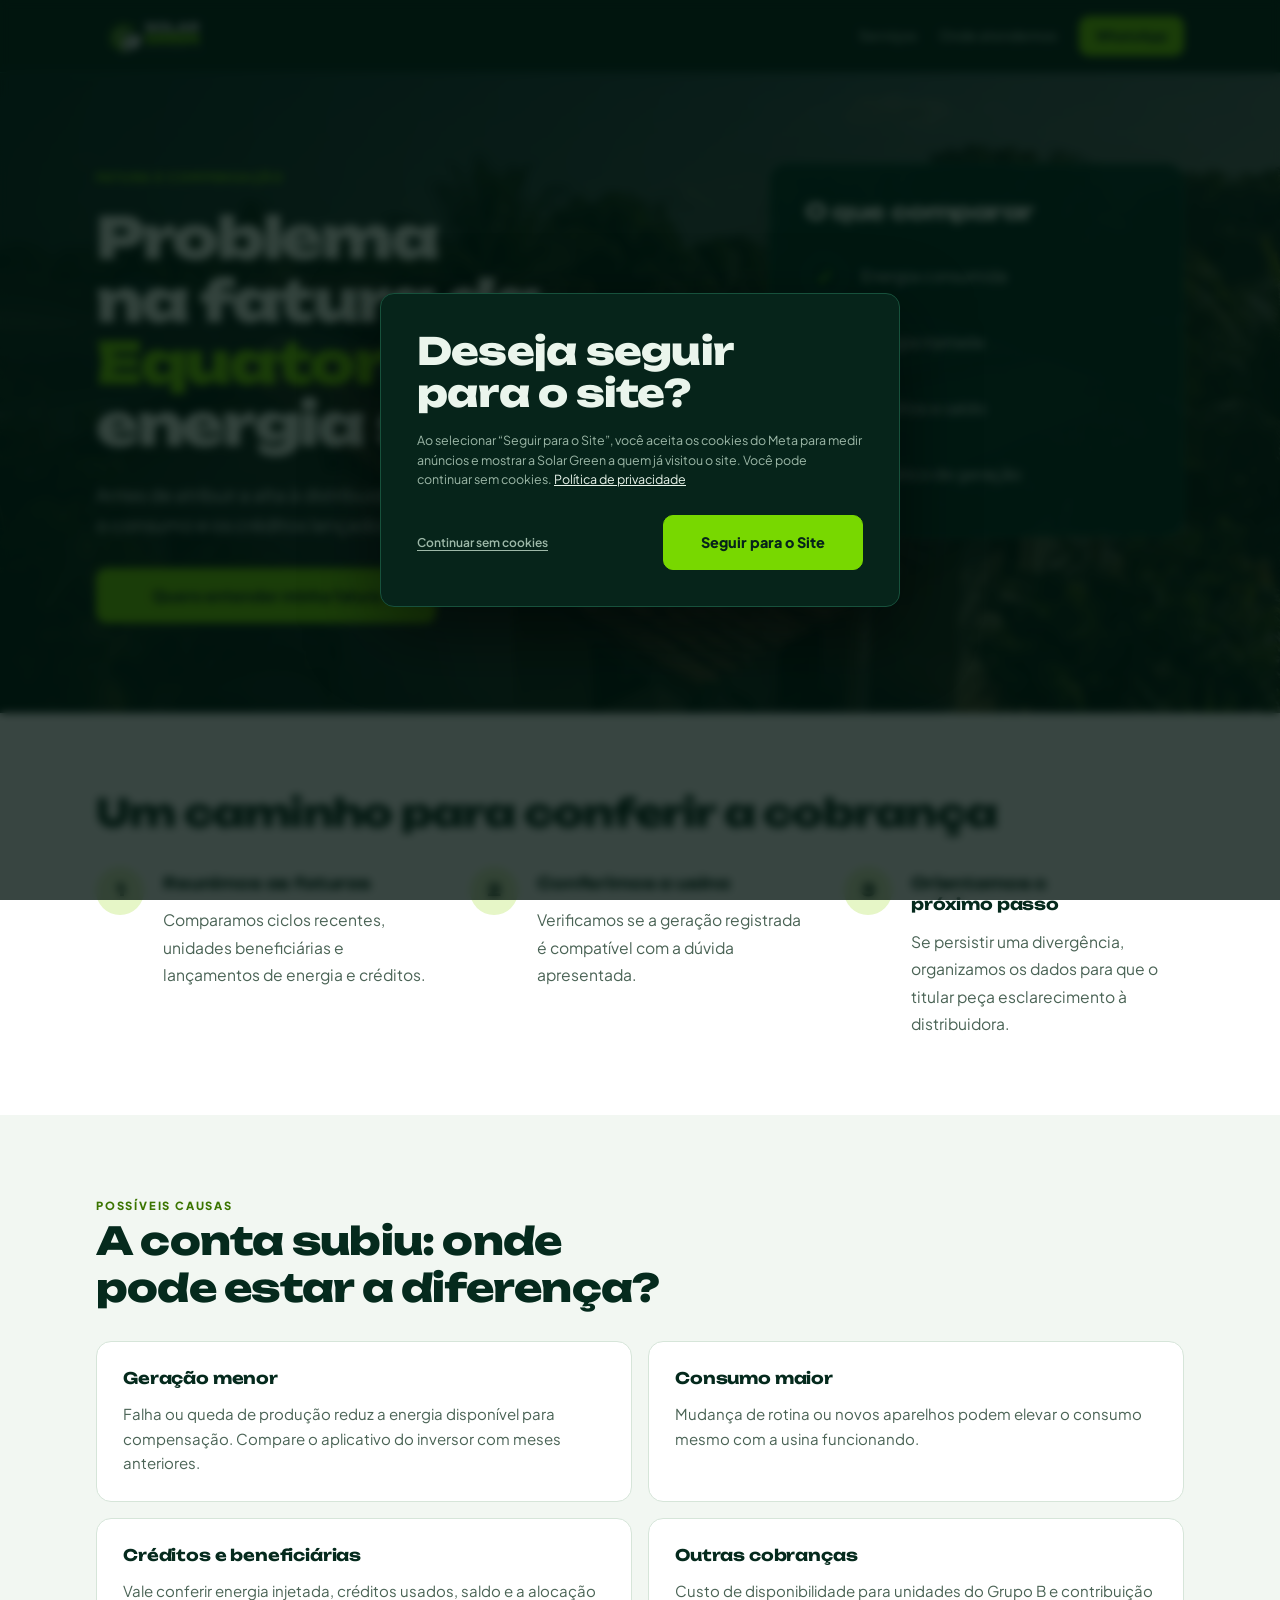
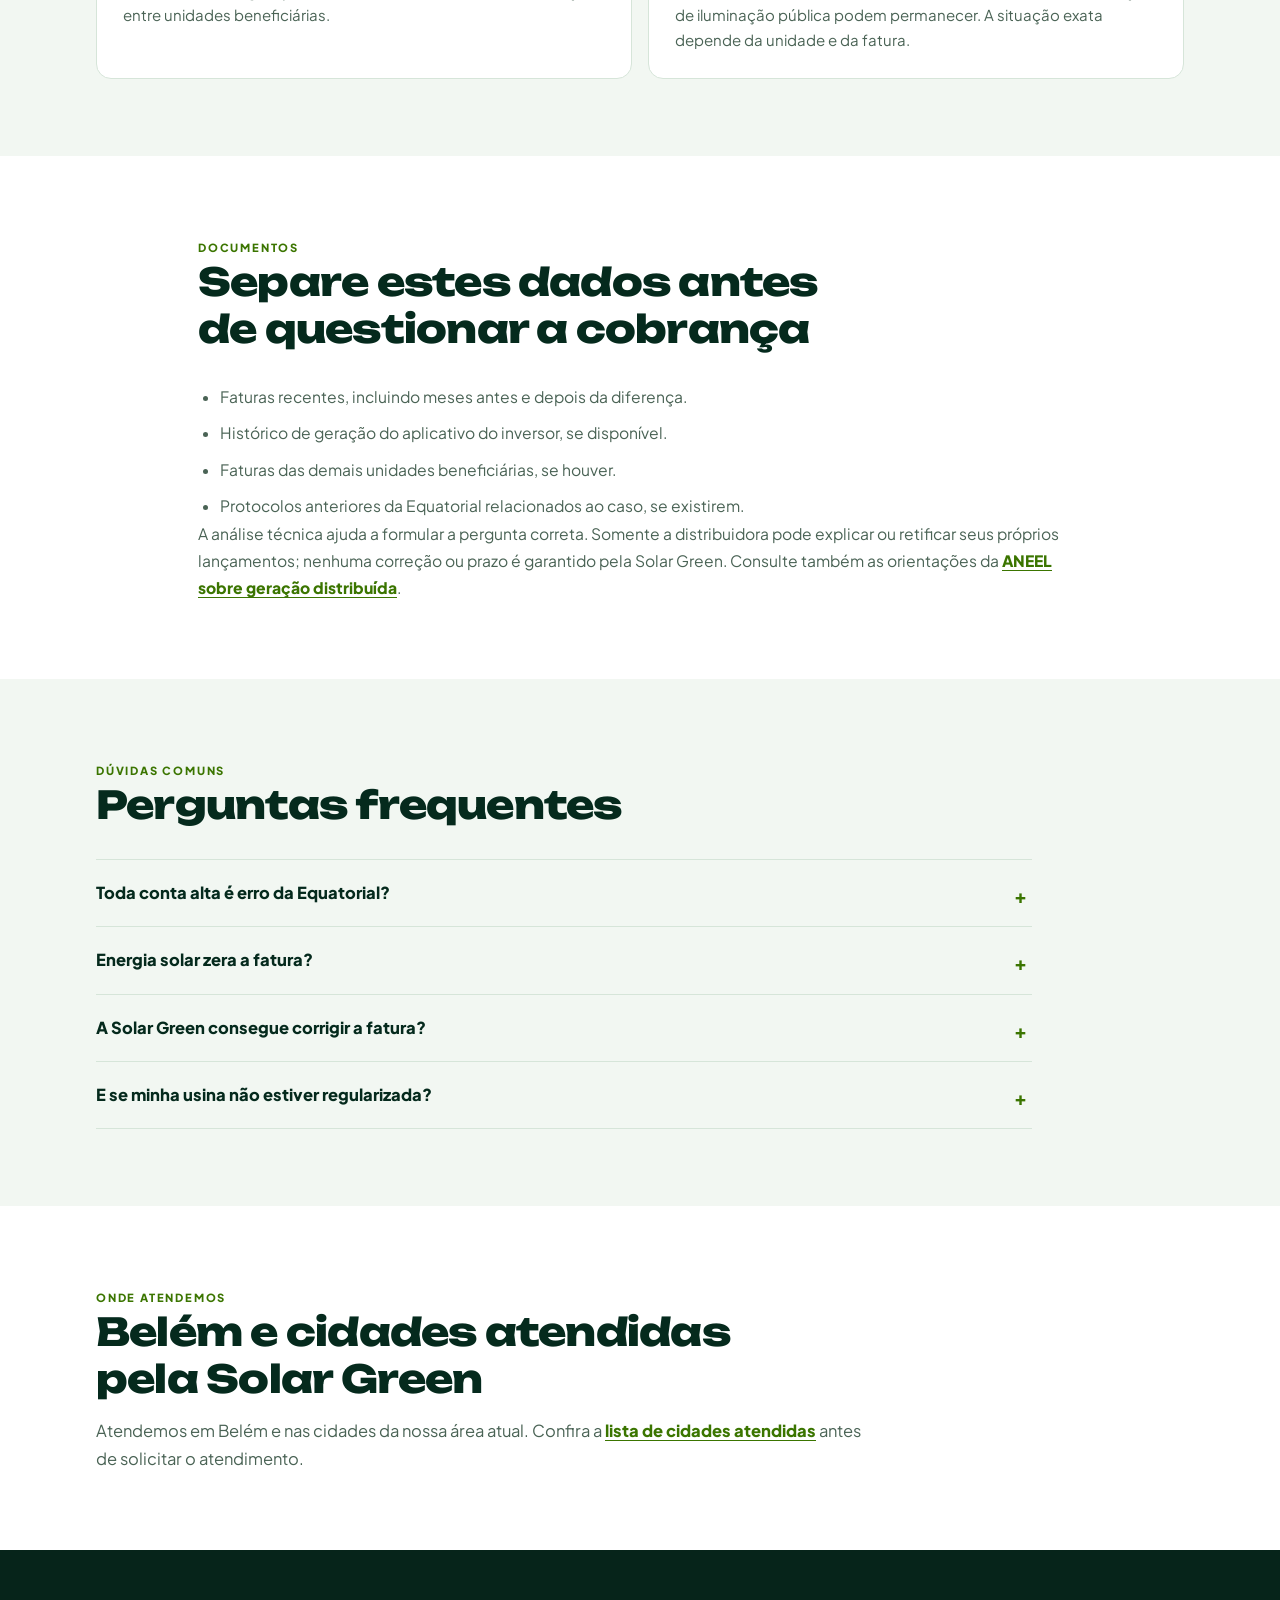
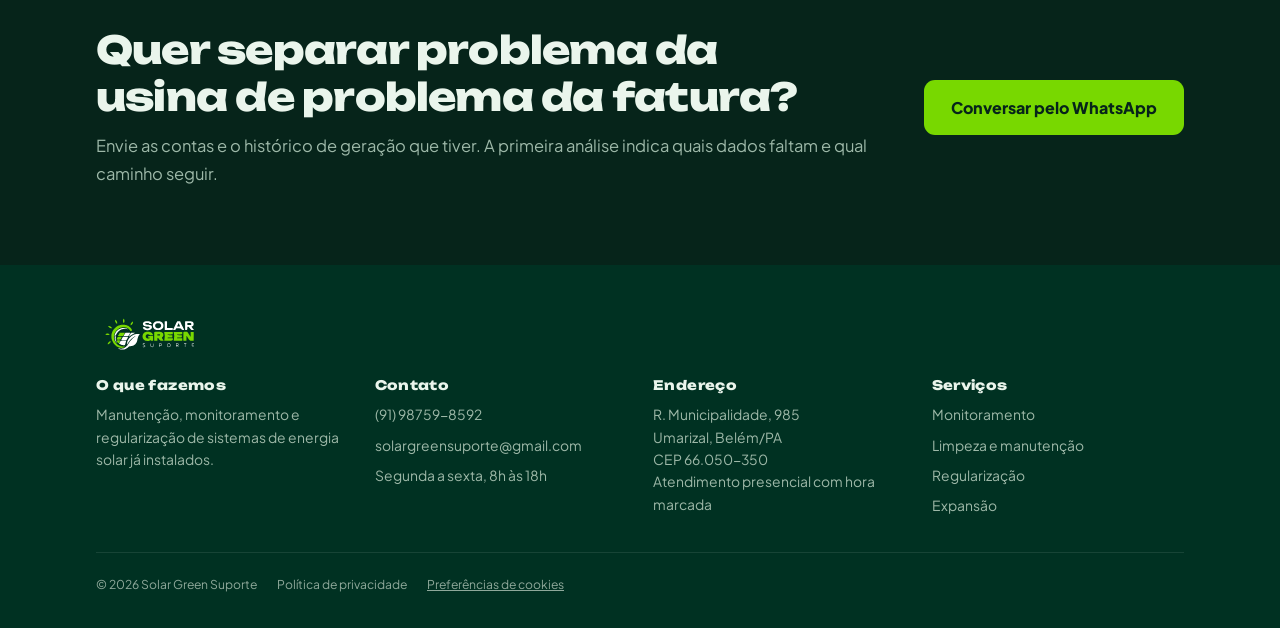
<file: fatura-equatorial-energia-solar.html>
<!doctype html>
<html lang="pt-BR">
<head>
<meta charset="utf-8">
<meta name="viewport" content="width=device-width, initial-scale=1">
<title>Problema na fatura da Equatorial com energia solar? | Solar Green</title>
<meta name="description" content="Entenda como conferir geração, consumo e créditos na fatura da Equatorial quando a conta sobe mesmo com energia solar. Atendimento da Solar Green em Belém.">
<link rel="canonical" href="https://solargreensuporte.com.br/fatura-equatorial-energia-solar.html">
<meta name="theme-color" content="#06241a">
<link rel="icon" href="favicon.ico" sizes="48x48">
<link rel="apple-touch-icon" href="assets/apple-touch-icon.png">
<meta property="og:type" content="article">
<meta property="og:locale" content="pt_BR">
<meta property="og:site_name" content="Solar Green Suporte">
<meta property="og:title" content="Problema na fatura da Equatorial com energia solar? | Solar Green">
<meta property="og:description" content="Entenda como conferir geração, consumo e créditos na fatura da Equatorial quando a conta sobe mesmo com energia solar. Atendimento da Solar Green em Belém.">
<meta property="og:url" content="https://solargreensuporte.com.br/fatura-equatorial-energia-solar.html">
<meta property="og:image" content="https://solargreensuporte.com.br/assets/og-home.png">
<meta property="og:image:width" content="1200">
<meta property="og:image:height" content="630">
<meta name="twitter:card" content="summary_large_image">
<link rel="preconnect" href="https://fonts.googleapis.com">
<link rel="preconnect" href="https://fonts.gstatic.com" crossorigin>
<link rel="stylesheet" href="https://fonts.googleapis.com/css2?family=Unbounded:wght@400;700;800;900&family=Plus+Jakarta+Sans:wght@400;500;600;700;800&display=swap">
<link rel="stylesheet" href="css/style.css?v=2026-10-09c">
<link rel="preload" as="image" href="assets/hero-usina-mobile.webp" media="(max-width:700px)">
<link rel="preload" as="image" href="assets/hero-usina.webp" media="(min-width:701px)">
<script type="module" src="js/rastreio.js?v=2026-10-09c"></script>
<style>
.ca-hero{padding:0;position:relative;isolation:isolate;background:#06241a url('assets/hero-usina.webp') center 42%/cover no-repeat;color:var(--escuro-ink)}
.ca-hero::before{content:"";position:absolute;inset:0;background:linear-gradient(100deg,rgba(2,31,22,.93),rgba(2,31,22,.70) 65%,rgba(2,31,22,.62))}
.ca-hero .wrap{position:relative;z-index:1}
.ca-grid{display:grid;grid-template-columns:minmax(0,1.5fr) minmax(300px,1fr);align-items:start;gap:clamp(28px,4vw,66px);min-height:580px;padding-block:90px}
.ca-kicker{font-size:.76rem;text-transform:uppercase;letter-spacing:.12em;font-weight:800;color:var(--verde)}
.ca-hero h1{font-size:clamp(2.5rem,4.5vw,4.25rem);line-height:1.08;letter-spacing:-.04em;margin-top:18px;max-width:14ch}
.ca-hero h1 em{font-style:normal;color:var(--verde)}
.ca-lede{font-size:clamp(1rem,1.45vw,1.2rem);line-height:1.6;color:#e4f0e9;max-width:53ch;margin-top:24px}
.ca-button{display:inline-flex;align-items:center;justify-content:center;background:var(--verde);color:var(--breu);font-weight:800;font-size:1rem;border-radius:11px;text-decoration:none;padding:15px 27px;min-height:54px}
.ca-button:hover{background:#8ae810}
.ca-hero .ca-button{margin-top:28px;min-width:340px}
.ca-check-card{background:rgba(0,48,36,.91);border:1px solid #276b4e;border-radius:18px;padding:34px 35px;box-shadow:0 20px 48px rgba(0,15,10,.24)}
.ca-check-card h2{font-size:clamp(1.35rem,1.8vw,1.65rem);line-height:1.25;margin-bottom:20px}
.ca-check-list{list-style:none;padding:0;margin:0;display:grid;gap:9px}
.ca-check-list li{display:flex;align-items:center;gap:15px;padding:8px 0;font-size:1rem;color:#f1f8f2}
.ca-check-list li::before{content:"✓";display:grid;place-items:center;flex:none;width:39px;height:39px;border:1px solid #2a7556;border-radius:50%;font-size:1.5rem;font-weight:800;color:var(--verde)}
.ca-section{padding:clamp(58px,6vw,86px) 0}
.ca-section h2{font-size:clamp(1.65rem,3vw,2.65rem);line-height:1.22;max-width:26ch;margin-bottom:30px}
.ca-steps{display:grid;grid-template-columns:repeat(3,minmax(0,1fr));gap:34px}
.ca-step{display:grid;grid-template-columns:52px 1fr;align-items:start;gap:15px}
.ca-step-n{width:48px;height:48px;border-radius:50%;display:grid;place-items:center;background:#e6f6c7;color:var(--breu);font-family:var(--display);font-weight:800;font-size:1.05rem}
.ca-step h3{font-size:1rem;line-height:1.35;margin:6px 0 12px}
.ca-step p,.ca-prose p,.ca-prose li{color:var(--claro-soft);font-size:.98rem;line-height:1.75}
.ca-causes{display:grid;grid-template-columns:repeat(2,minmax(0,1fr));gap:16px}
.ca-cause{background:var(--branco);border:1px solid var(--claro-linha);border-radius:15px;padding:25px 26px}
.ca-cause h3{font-size:1rem;line-height:1.4;margin-bottom:12px}
.ca-cause p{color:var(--claro-soft);font-size:.94rem;line-height:1.65}
.ca-prose{max-width:78ch}
.ca-prose p+p{margin-top:16px}
.ca-prose ul{padding-left:22px;margin:14px 0 0}
.ca-prose li+li{margin-top:9px}
.ca-faq{max-width:78ch}
.ca-faq details{border-top:1px solid var(--claro-linha);padding:20px 0}
.ca-faq details:last-child{border-bottom:1px solid var(--claro-linha)}
.ca-faq summary{font-weight:800;cursor:pointer;list-style:none;padding-right:32px;position:relative}
.ca-faq summary::-webkit-details-marker{display:none}
.ca-faq summary::after{content:"+";position:absolute;right:5px;top:0;font-size:1.2rem;color:var(--verde-texto)}
.ca-faq details[open] summary::after{content:"−"}
.ca-faq p{color:var(--claro-soft);line-height:1.7;margin-top:12px}
.ca-area{display:flex;align-items:start;justify-content:space-between;gap:30px}
.ca-area h2{margin-bottom:14px}
.ca-area p{max-width:65ch;color:var(--claro-soft);line-height:1.7}
.ca-link{color:var(--verde-texto);font-weight:800;text-decoration:underline;text-underline-offset:3px}
.ca-end{background:var(--breu);color:var(--escuro-ink)}
.ca-end .wrap{display:flex;align-items:center;justify-content:space-between;gap:28px}
.ca-end h2{margin-bottom:12px}
.ca-end p{color:var(--escuro-soft);max-width:65ch;line-height:1.7}
.ca-end .ca-button{flex:none}
@media(max-width:900px){.ca-grid{grid-template-columns:1fr;min-height:0;padding-block:68px}.ca-hero h1{max-width:17ch}.ca-check-card{max-width:620px}.ca-steps{gap:18px}.ca-step{grid-template-columns:1fr;gap:8px}}
@media(max-width:700px){.ca-hero{background-image:url('assets/hero-usina-mobile.webp');background-position:center}.ca-hero::before{background:rgba(2,31,22,.86)}.ca-grid{padding-block:55px;gap:33px}.ca-hero h1{font-size:clamp(2.1rem,9vw,3.2rem)}.ca-hero .ca-button{min-width:0;width:100%}.ca-check-card{padding:26px 24px}.ca-steps,.ca-causes{grid-template-columns:1fr}.ca-step{grid-template-columns:48px 1fr;gap:12px}.ca-area,.ca-end .wrap{display:block}.ca-end .ca-button{margin-top:24px;width:100%}.ca-section h2{margin-bottom:23px}}
</style>
</head>
<body>
<a class="pular" href="#principal">Pular para o conteúdo</a>
<header>
  <div class="wrap topbar">
    <a class="logo" href="index.html" aria-label="Solar Green Suporte, voltar ao início"><img src="assets/logo-branca.svg" alt="Solar Green Suporte" width="118" height="44"></a>
    <nav aria-label="Principal">
      <a class="nav-link" href="index.html#servicos">Serviços</a>
      <a class="nav-link" href="index.html#cobertura">Onde atendemos</a>
      <a class="zap" href="https://wa.me/5591987598592" data-evento="whatsapp_topo_fatura_equatorial" target="_blank" rel="noopener">WhatsApp</a>
    </nav>
  </div>
</header>
<main id="principal">
  <section class="ca-hero" id="topo" aria-labelledby="servico-titulo"><div class="wrap ca-grid"><div>
    <span class="ca-kicker">Fatura e compensação</span><h1 id="servico-titulo">Problema na fatura da <em>Equatorial</em> com energia solar?</h1>
    <p class="ca-lede">Antes de atribuir a alta à distribuidora, comparamos a geração da usina, o consumo e os créditos lançados na fatura.</p>
    <a class="ca-button" href="https://wa.me/5591987598592?text=Ol%C3%A1!%20Tenho%20uma%20d%C3%BAvida%20sobre%20a%20fatura%20da%20Equatorial%20e%20minha%20usina%20solar.%20Quero%20analisar%20os%20dados." data-evento="whatsapp_fatura_equatorial_hero" target="_blank" rel="noopener">Quero entender minha fatura</a>
  </div><div class="ca-check-card"><h2>O que comparar</h2><ul class="ca-check-list"><li>Energia consumida</li>
          <li>Energia injetada</li>
          <li>Créditos e saldo</li>
          <li>Histórico de geração</li></ul></div></div></section>
  <section class="branco ca-section" aria-labelledby="passos"><div class="wrap"><h2 id="passos">Um caminho para conferir a cobrança</h2><div class="ca-steps"><div class="ca-step"><span class="ca-step-n" aria-hidden="true">1</span><div><h3>Reunimos as faturas</h3><p>Comparamos ciclos recentes, unidades beneficiárias e lançamentos de energia e créditos.</p></div></div>
        <div class="ca-step"><span class="ca-step-n" aria-hidden="true">2</span><div><h3>Conferimos a usina</h3><p>Verificamos se a geração registrada é compatível com a dúvida apresentada.</p></div></div>
        <div class="ca-step"><span class="ca-step-n" aria-hidden="true">3</span><div><h3>Orientamos o próximo passo</h3><p>Se persistir uma divergência, organizamos os dados para que o titular peça esclarecimento à distribuidora.</p></div></div></div></div></section>
  <section class="claro ca-section" aria-labelledby="situacoes"><div class="wrap"><span class="eyebrow">Possíveis causas</span><h2 id="situacoes">A conta subiu: onde pode estar a diferença?</h2><div class="ca-causes"><article class="ca-cause"><h3>Geração menor</h3><p>Falha ou queda de produção reduz a energia disponível para compensação. Compare o aplicativo do inversor com meses anteriores.</p></article>
        <article class="ca-cause"><h3>Consumo maior</h3><p>Mudança de rotina ou novos aparelhos podem elevar o consumo mesmo com a usina funcionando.</p></article>
        <article class="ca-cause"><h3>Créditos e beneficiárias</h3><p>Vale conferir energia injetada, créditos usados, saldo e a alocação entre unidades beneficiárias.</p></article>
        <article class="ca-cause"><h3>Outras cobranças</h3><p>Custo de disponibilidade para unidades do Grupo B e contribuição de iluminação pública podem permanecer. A situação exata depende da unidade e da fatura.</p></article></div></div></section>
  <section class="branco ca-section" aria-labelledby="preparar"><div class="wrap ca-prose"><span class="eyebrow">Documentos</span><h2 id="preparar">Separe estes dados antes de questionar a cobrança</h2><ul><li>Faturas recentes, incluindo meses antes e depois da diferença.</li>
        <li>Histórico de geração do aplicativo do inversor, se disponível.</li>
        <li>Faturas das demais unidades beneficiárias, se houver.</li>
        <li>Protocolos anteriores da Equatorial relacionados ao caso, se existirem.</li></ul><p>A análise técnica ajuda a formular a pergunta correta. Somente a distribuidora pode explicar ou retificar seus próprios lançamentos; nenhuma correção ou prazo é garantido pela Solar Green. Consulte também as orientações da <a class="ca-link" href="https://www.gov.br/aneel/pt-br/assuntos/geracao-distribuida/" target="_blank" rel="noopener">ANEEL sobre geração distribuída</a>.</p></div></section>
  <section class="claro ca-section" aria-labelledby="perguntas"><div class="wrap"><span class="eyebrow">Dúvidas comuns</span><h2 id="perguntas">Perguntas frequentes</h2><div class="ca-faq"><details><summary>Toda conta alta é erro da Equatorial?</summary><p>Não. Primeiro é preciso separar aumento de consumo, menor geração, regras de cobrança e possível divergência de faturamento.</p></details>
        <details><summary>Energia solar zera a fatura?</summary><p>Não necessariamente. Algumas cobranças podem permanecer, e a compensação depende dos dados e das regras aplicáveis à unidade.</p></details>
        <details><summary>A Solar Green consegue corrigir a fatura?</summary><p>A Solar Green pode ajudar a analisar geração e faturas e orientar a documentação do caso. A decisão e eventual correção dos lançamentos cabem à distribuidora.</p></details>
        <details><summary>E se minha usina não estiver regularizada?</summary><p>Regularização e homologação são serviços distintos da análise de uma cobrança. O primeiro passo é verificar a situação da conexão e os documentos existentes.</p></details></div></div></section>
  <section class="branco ca-section" aria-labelledby="area"><div class="wrap ca-area"><div><span class="eyebrow">Onde atendemos</span><h2 id="area">Belém e cidades atendidas pela Solar Green</h2><p>Atendemos em Belém e nas cidades da nossa área atual. Confira a <a class="ca-link" href="index.html#cobertura">lista de cidades atendidas</a> antes de solicitar o atendimento.</p></div></div></section>
  <section class="ca-section ca-end" aria-labelledby="contato"><div class="wrap"><div><h2 id="contato">Quer separar problema da usina de problema da fatura?</h2><p>Envie as contas e o histórico de geração que tiver. A primeira análise indica quais dados faltam e qual caminho seguir.</p></div><a class="ca-button" href="https://wa.me/5591987598592?text=Ol%C3%A1!%20Tenho%20uma%20d%C3%BAvida%20sobre%20a%20fatura%20da%20Equatorial%20e%20minha%20usina%20solar.%20Quero%20analisar%20os%20dados." data-evento="whatsapp_fatura_equatorial_final" target="_blank" rel="noopener">Conversar pelo WhatsApp</a></div></section>
</main>
<footer>
  <div class="wrap">
    <div class="f-logo"><img src="assets/logo-branca.svg" alt="Solar Green Suporte" width="112" height="42" loading="lazy"></div>
    <div class="f-grid">
      <div><h3>O que fazemos</h3><p>Manutenção, monitoramento e regularização de sistemas de energia solar já instalados.</p></div>
      <div><h3>Contato</h3><ul><li><a href="https://wa.me/5591987598592">(91) 98759-8592</a></li><li><a href="mailto:solargreensuporte@gmail.com">solargreensuporte@gmail.com</a></li><li>Segunda a sexta, 8h às 18h</li></ul></div>
      <div><h3>Endereço</h3><p>R. Municipalidade, 985<br>Umarizal, Belém/PA<br>CEP 66.050-350<br>Atendimento presencial com hora marcada</p></div>
      <div><h3>Serviços</h3><ul><li><a href="index.html#servicos">Monitoramento</a></li><li><a href="index.html#servicos">Limpeza e manutenção</a></li><li><a href="index.html#servicos">Regularização</a></li><li><a href="index.html#servicos">Expansão</a></li></ul></div>
    </div>
    <div class="f-fim"><span>&copy; <span id="ano"></span> Solar Green Suporte</span><a href="privacidade.html">Política de privacidade</a></div>
  </div>
</footer>
<div class="barra-zap"><a class="btn-zap" href="https://wa.me/5591987598592" data-evento="whatsapp_barra_fatura_equatorial" target="_blank" rel="noopener">Falar no WhatsApp</a><span class="b-hor">Segunda a sexta, 8h às 18h</span></div>
<script>document.getElementById('ano').textContent = new Date().getFullYear();</script>
</body>
</html>
</file>
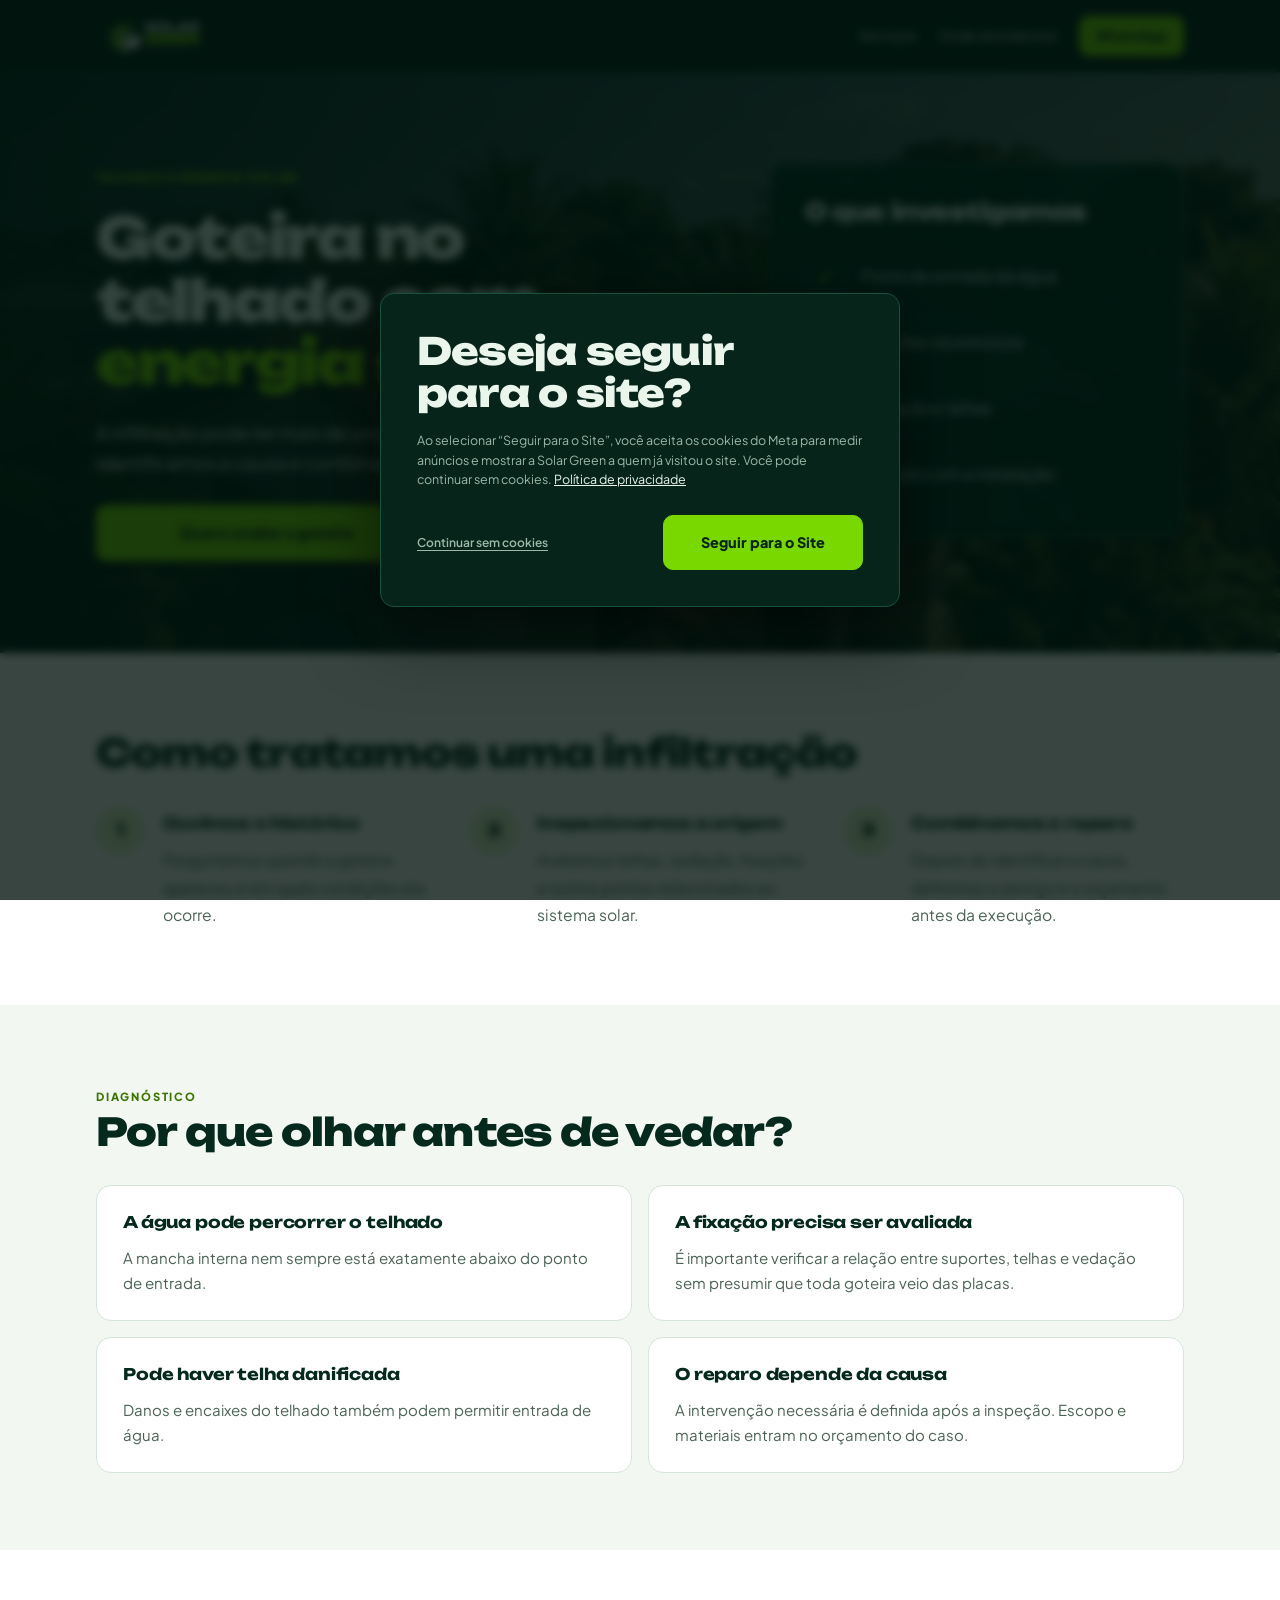
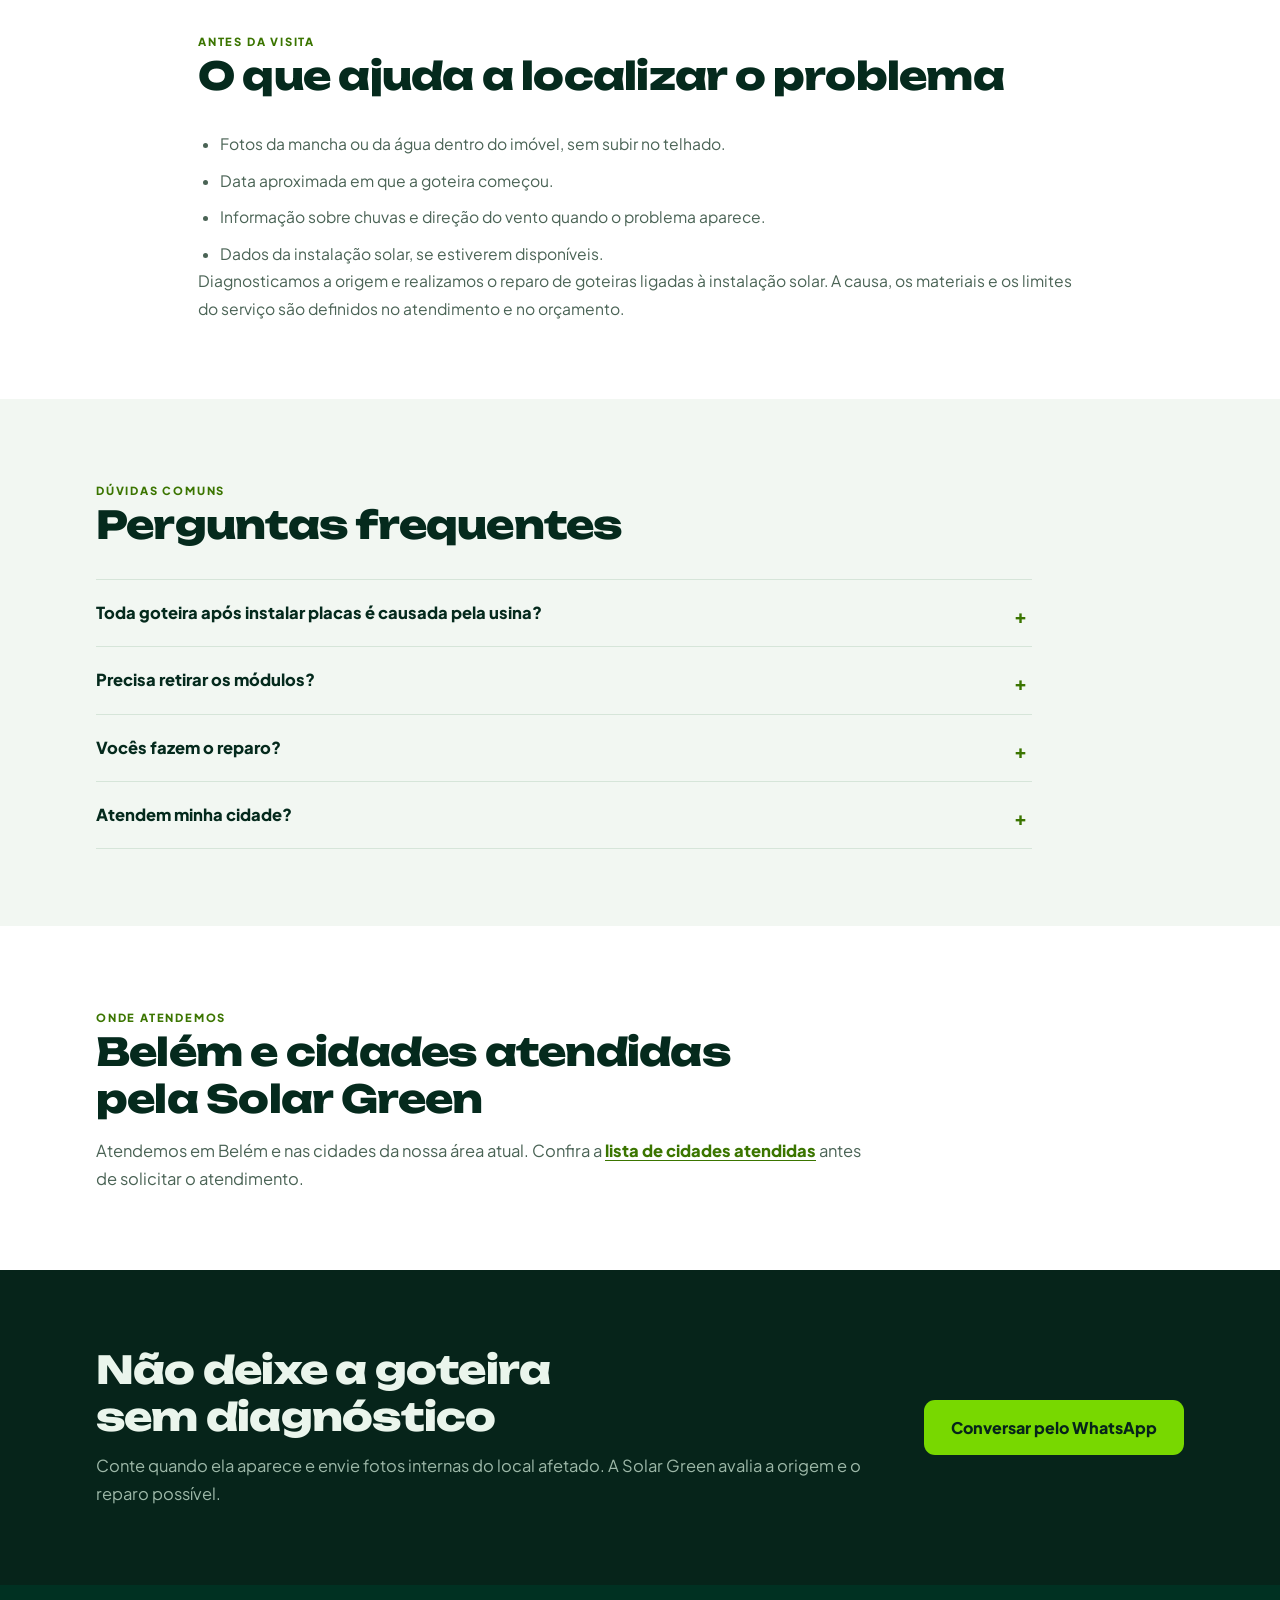
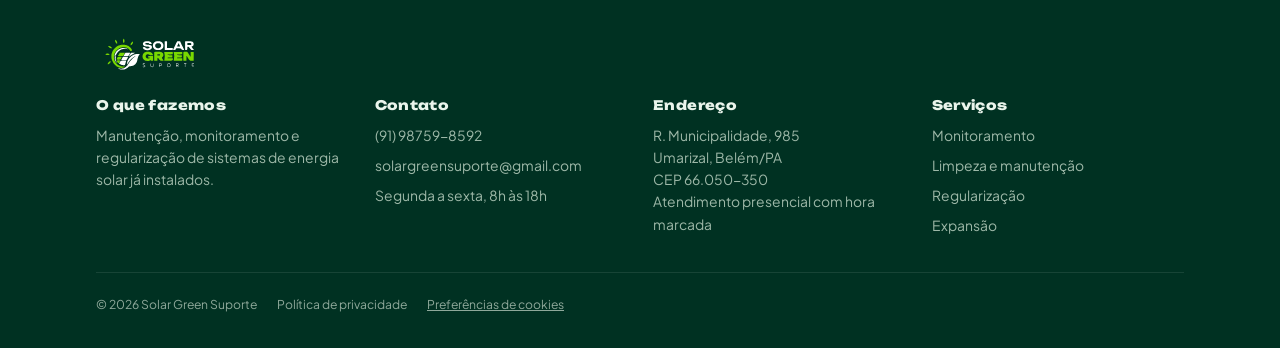
<file: goteira-telhado-energia-solar.html>
<!doctype html>
<html lang="pt-BR">
<head>
<meta charset="utf-8">
<meta name="viewport" content="width=device-width, initial-scale=1">
<title>Goteira no telhado com energia solar em Belém | Solar Green</title>
<meta name="description" content="Goteira depois da instalação de placas solares? A Solar Green diagnostica a origem da infiltração e repara problemas ligados ao sistema em Belém e cidades atendidas.">
<link rel="canonical" href="https://solargreensuporte.com.br/goteira-telhado-energia-solar.html">
<meta name="theme-color" content="#06241a">
<link rel="icon" href="favicon.ico" sizes="48x48">
<link rel="apple-touch-icon" href="assets/apple-touch-icon.png">
<meta property="og:type" content="article">
<meta property="og:locale" content="pt_BR">
<meta property="og:site_name" content="Solar Green Suporte">
<meta property="og:title" content="Goteira no telhado com energia solar em Belém | Solar Green">
<meta property="og:description" content="Goteira depois da instalação de placas solares? A Solar Green diagnostica a origem da infiltração e repara problemas ligados ao sistema em Belém e cidades atendidas.">
<meta property="og:url" content="https://solargreensuporte.com.br/goteira-telhado-energia-solar.html">
<meta property="og:image" content="https://solargreensuporte.com.br/assets/og-home.png">
<meta property="og:image:width" content="1200">
<meta property="og:image:height" content="630">
<meta name="twitter:card" content="summary_large_image">
<link rel="preconnect" href="https://fonts.googleapis.com">
<link rel="preconnect" href="https://fonts.gstatic.com" crossorigin>
<link rel="stylesheet" href="https://fonts.googleapis.com/css2?family=Unbounded:wght@400;700;800;900&family=Plus+Jakarta+Sans:wght@400;500;600;700;800&display=swap">
<link rel="stylesheet" href="css/style.css?v=2026-10-09c">
<link rel="preload" as="image" href="assets/hero-usina-mobile.webp" media="(max-width:700px)">
<link rel="preload" as="image" href="assets/hero-usina.webp" media="(min-width:701px)">
<script type="module" src="js/rastreio.js?v=2026-10-09c"></script>
<style>
.ca-hero{padding:0;position:relative;isolation:isolate;background:#06241a url('assets/hero-usina.webp') center 42%/cover no-repeat;color:var(--escuro-ink)}
.ca-hero::before{content:"";position:absolute;inset:0;background:linear-gradient(100deg,rgba(2,31,22,.93),rgba(2,31,22,.70) 65%,rgba(2,31,22,.62))}
.ca-hero .wrap{position:relative;z-index:1}
.ca-grid{display:grid;grid-template-columns:minmax(0,1.5fr) minmax(300px,1fr);align-items:start;gap:clamp(28px,4vw,66px);min-height:580px;padding-block:90px}
.ca-kicker{font-size:.76rem;text-transform:uppercase;letter-spacing:.12em;font-weight:800;color:var(--verde)}
.ca-hero h1{font-size:clamp(2.5rem,4.5vw,4.25rem);line-height:1.08;letter-spacing:-.04em;margin-top:18px;max-width:14ch}
.ca-hero h1 em{font-style:normal;color:var(--verde)}
.ca-lede{font-size:clamp(1rem,1.45vw,1.2rem);line-height:1.6;color:#e4f0e9;max-width:53ch;margin-top:24px}
.ca-button{display:inline-flex;align-items:center;justify-content:center;background:var(--verde);color:var(--breu);font-weight:800;font-size:1rem;border-radius:11px;text-decoration:none;padding:15px 27px;min-height:54px}
.ca-button:hover{background:#8ae810}
.ca-hero .ca-button{margin-top:28px;min-width:340px}
.ca-check-card{background:rgba(0,48,36,.91);border:1px solid #276b4e;border-radius:18px;padding:34px 35px;box-shadow:0 20px 48px rgba(0,15,10,.24)}
.ca-check-card h2{font-size:clamp(1.35rem,1.8vw,1.65rem);line-height:1.25;margin-bottom:20px}
.ca-check-list{list-style:none;padding:0;margin:0;display:grid;gap:9px}
.ca-check-list li{display:flex;align-items:center;gap:15px;padding:8px 0;font-size:1rem;color:#f1f8f2}
.ca-check-list li::before{content:"✓";display:grid;place-items:center;flex:none;width:39px;height:39px;border:1px solid #2a7556;border-radius:50%;font-size:1.5rem;font-weight:800;color:var(--verde)}
.ca-section{padding:clamp(58px,6vw,86px) 0}
.ca-section h2{font-size:clamp(1.65rem,3vw,2.65rem);line-height:1.22;max-width:26ch;margin-bottom:30px}
.ca-steps{display:grid;grid-template-columns:repeat(3,minmax(0,1fr));gap:34px}
.ca-step{display:grid;grid-template-columns:52px 1fr;align-items:start;gap:15px}
.ca-step-n{width:48px;height:48px;border-radius:50%;display:grid;place-items:center;background:#e6f6c7;color:var(--breu);font-family:var(--display);font-weight:800;font-size:1.05rem}
.ca-step h3{font-size:1rem;line-height:1.35;margin:6px 0 12px}
.ca-step p,.ca-prose p,.ca-prose li{color:var(--claro-soft);font-size:.98rem;line-height:1.75}
.ca-causes{display:grid;grid-template-columns:repeat(2,minmax(0,1fr));gap:16px}
.ca-cause{background:var(--branco);border:1px solid var(--claro-linha);border-radius:15px;padding:25px 26px}
.ca-cause h3{font-size:1rem;line-height:1.4;margin-bottom:12px}
.ca-cause p{color:var(--claro-soft);font-size:.94rem;line-height:1.65}
.ca-prose{max-width:78ch}
.ca-prose p+p{margin-top:16px}
.ca-prose ul{padding-left:22px;margin:14px 0 0}
.ca-prose li+li{margin-top:9px}
.ca-faq{max-width:78ch}
.ca-faq details{border-top:1px solid var(--claro-linha);padding:20px 0}
.ca-faq details:last-child{border-bottom:1px solid var(--claro-linha)}
.ca-faq summary{font-weight:800;cursor:pointer;list-style:none;padding-right:32px;position:relative}
.ca-faq summary::-webkit-details-marker{display:none}
.ca-faq summary::after{content:"+";position:absolute;right:5px;top:0;font-size:1.2rem;color:var(--verde-texto)}
.ca-faq details[open] summary::after{content:"−"}
.ca-faq p{color:var(--claro-soft);line-height:1.7;margin-top:12px}
.ca-area{display:flex;align-items:start;justify-content:space-between;gap:30px}
.ca-area h2{margin-bottom:14px}
.ca-area p{max-width:65ch;color:var(--claro-soft);line-height:1.7}
.ca-link{color:var(--verde-texto);font-weight:800;text-decoration:underline;text-underline-offset:3px}
.ca-end{background:var(--breu);color:var(--escuro-ink)}
.ca-end .wrap{display:flex;align-items:center;justify-content:space-between;gap:28px}
.ca-end h2{margin-bottom:12px}
.ca-end p{color:var(--escuro-soft);max-width:65ch;line-height:1.7}
.ca-end .ca-button{flex:none}
@media(max-width:900px){.ca-grid{grid-template-columns:1fr;min-height:0;padding-block:68px}.ca-hero h1{max-width:17ch}.ca-check-card{max-width:620px}.ca-steps{gap:18px}.ca-step{grid-template-columns:1fr;gap:8px}}
@media(max-width:700px){.ca-hero{background-image:url('assets/hero-usina-mobile.webp');background-position:center}.ca-hero::before{background:rgba(2,31,22,.86)}.ca-grid{padding-block:55px;gap:33px}.ca-hero h1{font-size:clamp(2.1rem,9vw,3.2rem)}.ca-hero .ca-button{min-width:0;width:100%}.ca-check-card{padding:26px 24px}.ca-steps,.ca-causes{grid-template-columns:1fr}.ca-step{grid-template-columns:48px 1fr;gap:12px}.ca-area,.ca-end .wrap{display:block}.ca-end .ca-button{margin-top:24px;width:100%}.ca-section h2{margin-bottom:23px}}
</style>
</head>
<body>
<a class="pular" href="#principal">Pular para o conteúdo</a>
<header>
  <div class="wrap topbar">
    <a class="logo" href="index.html" aria-label="Solar Green Suporte, voltar ao início"><img src="assets/logo-branca.svg" alt="Solar Green Suporte" width="118" height="44"></a>
    <nav aria-label="Principal">
      <a class="nav-link" href="index.html#servicos">Serviços</a>
      <a class="nav-link" href="index.html#cobertura">Onde atendemos</a>
      <a class="zap" href="https://wa.me/5591987598592" data-evento="whatsapp_topo_goteira_solar" target="_blank" rel="noopener">WhatsApp</a>
    </nav>
  </div>
</header>
<main id="principal">
  <section class="ca-hero" id="topo" aria-labelledby="servico-titulo"><div class="wrap ca-grid"><div>
    <span class="ca-kicker">Telhado e energia solar</span><h1 id="servico-titulo">Goteira no telhado com <em>energia solar</em>?</h1>
    <p class="ca-lede">A infiltração pode ter mais de uma origem. Inspecionamos a área, identificamos a causa e combinamos o reparo adequado ao caso.</p>
    <a class="ca-button" href="https://wa.me/5591987598592?text=Ol%C3%A1!%20Tenho%20uma%20goteira%20em%20telhado%20com%20placas%20solares%20e%20quero%20avaliar%20a%20causa%20e%20o%20reparo." data-evento="whatsapp_goteira_solar_hero" target="_blank" rel="noopener">Quero avaliar a goteira</a>
  </div><div class="ca-check-card"><h2>O que investigamos</h2><ul class="ca-check-list"><li>Ponto de entrada da água</li>
          <li>Fixações da estrutura</li>
          <li>Vedação e telhas</li>
          <li>Relação com a instalação</li></ul></div></div></section>
  <section class="branco ca-section" aria-labelledby="passos"><div class="wrap"><h2 id="passos">Como tratamos uma infiltração</h2><div class="ca-steps"><div class="ca-step"><span class="ca-step-n" aria-hidden="true">1</span><div><h3>Ouvimos o histórico</h3><p>Perguntamos quando a goteira apareceu e em quais condições ela ocorre.</p></div></div>
        <div class="ca-step"><span class="ca-step-n" aria-hidden="true">2</span><div><h3>Inspecionamos a origem</h3><p>Avaliamos telhas, vedação, fixações e outros pontos relacionados ao sistema solar.</p></div></div>
        <div class="ca-step"><span class="ca-step-n" aria-hidden="true">3</span><div><h3>Combinamos o reparo</h3><p>Depois de identificar a causa, definimos o serviço e o orçamento antes da execução.</p></div></div></div></div></section>
  <section class="claro ca-section" aria-labelledby="situacoes"><div class="wrap"><span class="eyebrow">Diagnóstico</span><h2 id="situacoes">Por que olhar antes de vedar?</h2><div class="ca-causes"><article class="ca-cause"><h3>A água pode percorrer o telhado</h3><p>A mancha interna nem sempre está exatamente abaixo do ponto de entrada.</p></article>
        <article class="ca-cause"><h3>A fixação precisa ser avaliada</h3><p>É importante verificar a relação entre suportes, telhas e vedação sem presumir que toda goteira veio das placas.</p></article>
        <article class="ca-cause"><h3>Pode haver telha danificada</h3><p>Danos e encaixes do telhado também podem permitir entrada de água.</p></article>
        <article class="ca-cause"><h3>O reparo depende da causa</h3><p>A intervenção necessária é definida após a inspeção. Escopo e materiais entram no orçamento do caso.</p></article></div></div></section>
  <section class="branco ca-section" aria-labelledby="preparar"><div class="wrap ca-prose"><span class="eyebrow">Antes da visita</span><h2 id="preparar">O que ajuda a localizar o problema</h2><ul><li>Fotos da mancha ou da água dentro do imóvel, sem subir no telhado.</li>
        <li>Data aproximada em que a goteira começou.</li>
        <li>Informação sobre chuvas e direção do vento quando o problema aparece.</li>
        <li>Dados da instalação solar, se estiverem disponíveis.</li></ul><p>Diagnosticamos a origem e realizamos o reparo de goteiras ligadas à instalação solar. A causa, os materiais e os limites do serviço são definidos no atendimento e no orçamento.</p></div></section>
  <section class="claro ca-section" aria-labelledby="perguntas"><div class="wrap"><span class="eyebrow">Dúvidas comuns</span><h2 id="perguntas">Perguntas frequentes</h2><div class="ca-faq"><details><summary>Toda goteira após instalar placas é causada pela usina?</summary><p>Não. Telhas, vedação e outros pontos do telhado também precisam ser considerados. A inspeção identifica a origem.</p></details>
        <details><summary>Precisa retirar os módulos?</summary><p>Depende do acesso ao ponto de infiltração e do reparo necessário. Isso é decidido após a avaliação.</p></details>
        <details><summary>Vocês fazem o reparo?</summary><p>Sim, quando o problema é ligado à instalação solar e o reparo é definido no escopo do atendimento.</p></details>
        <details><summary>Atendem minha cidade?</summary><p>Confira a <a class="ca-link" href="index.html#cobertura">lista de cidades atendidas</a> antes de solicitar visita.</p></details></div></div></section>
  <section class="branco ca-section" aria-labelledby="area"><div class="wrap ca-area"><div><span class="eyebrow">Onde atendemos</span><h2 id="area">Belém e cidades atendidas pela Solar Green</h2><p>Atendemos em Belém e nas cidades da nossa área atual. Confira a <a class="ca-link" href="index.html#cobertura">lista de cidades atendidas</a> antes de solicitar o atendimento.</p></div></div></section>
  <section class="ca-section ca-end" aria-labelledby="contato"><div class="wrap"><div><h2 id="contato">Não deixe a goteira sem diagnóstico</h2><p>Conte quando ela aparece e envie fotos internas do local afetado. A Solar Green avalia a origem e o reparo possível.</p></div><a class="ca-button" href="https://wa.me/5591987598592?text=Ol%C3%A1!%20Tenho%20uma%20goteira%20em%20telhado%20com%20placas%20solares%20e%20quero%20avaliar%20a%20causa%20e%20o%20reparo." data-evento="whatsapp_goteira_solar_final" target="_blank" rel="noopener">Conversar pelo WhatsApp</a></div></section>
</main>
<footer>
  <div class="wrap">
    <div class="f-logo"><img src="assets/logo-branca.svg" alt="Solar Green Suporte" width="112" height="42" loading="lazy"></div>
    <div class="f-grid">
      <div><h3>O que fazemos</h3><p>Manutenção, monitoramento e regularização de sistemas de energia solar já instalados.</p></div>
      <div><h3>Contato</h3><ul><li><a href="https://wa.me/5591987598592">(91) 98759-8592</a></li><li><a href="mailto:solargreensuporte@gmail.com">solargreensuporte@gmail.com</a></li><li>Segunda a sexta, 8h às 18h</li></ul></div>
      <div><h3>Endereço</h3><p>R. Municipalidade, 985<br>Umarizal, Belém/PA<br>CEP 66.050-350<br>Atendimento presencial com hora marcada</p></div>
      <div><h3>Serviços</h3><ul><li><a href="index.html#servicos">Monitoramento</a></li><li><a href="index.html#servicos">Limpeza e manutenção</a></li><li><a href="index.html#servicos">Regularização</a></li><li><a href="index.html#servicos">Expansão</a></li></ul></div>
    </div>
    <div class="f-fim"><span>&copy; <span id="ano"></span> Solar Green Suporte</span><a href="privacidade.html">Política de privacidade</a></div>
  </div>
</footer>
<div class="barra-zap"><a class="btn-zap" href="https://wa.me/5591987598592" data-evento="whatsapp_barra_goteira_solar" target="_blank" rel="noopener">Falar no WhatsApp</a><span class="b-hor">Segunda a sexta, 8h às 18h</span></div>
<script>document.getElementById('ano').textContent = new Date().getFullYear();</script>
</body>
</html>
</file>
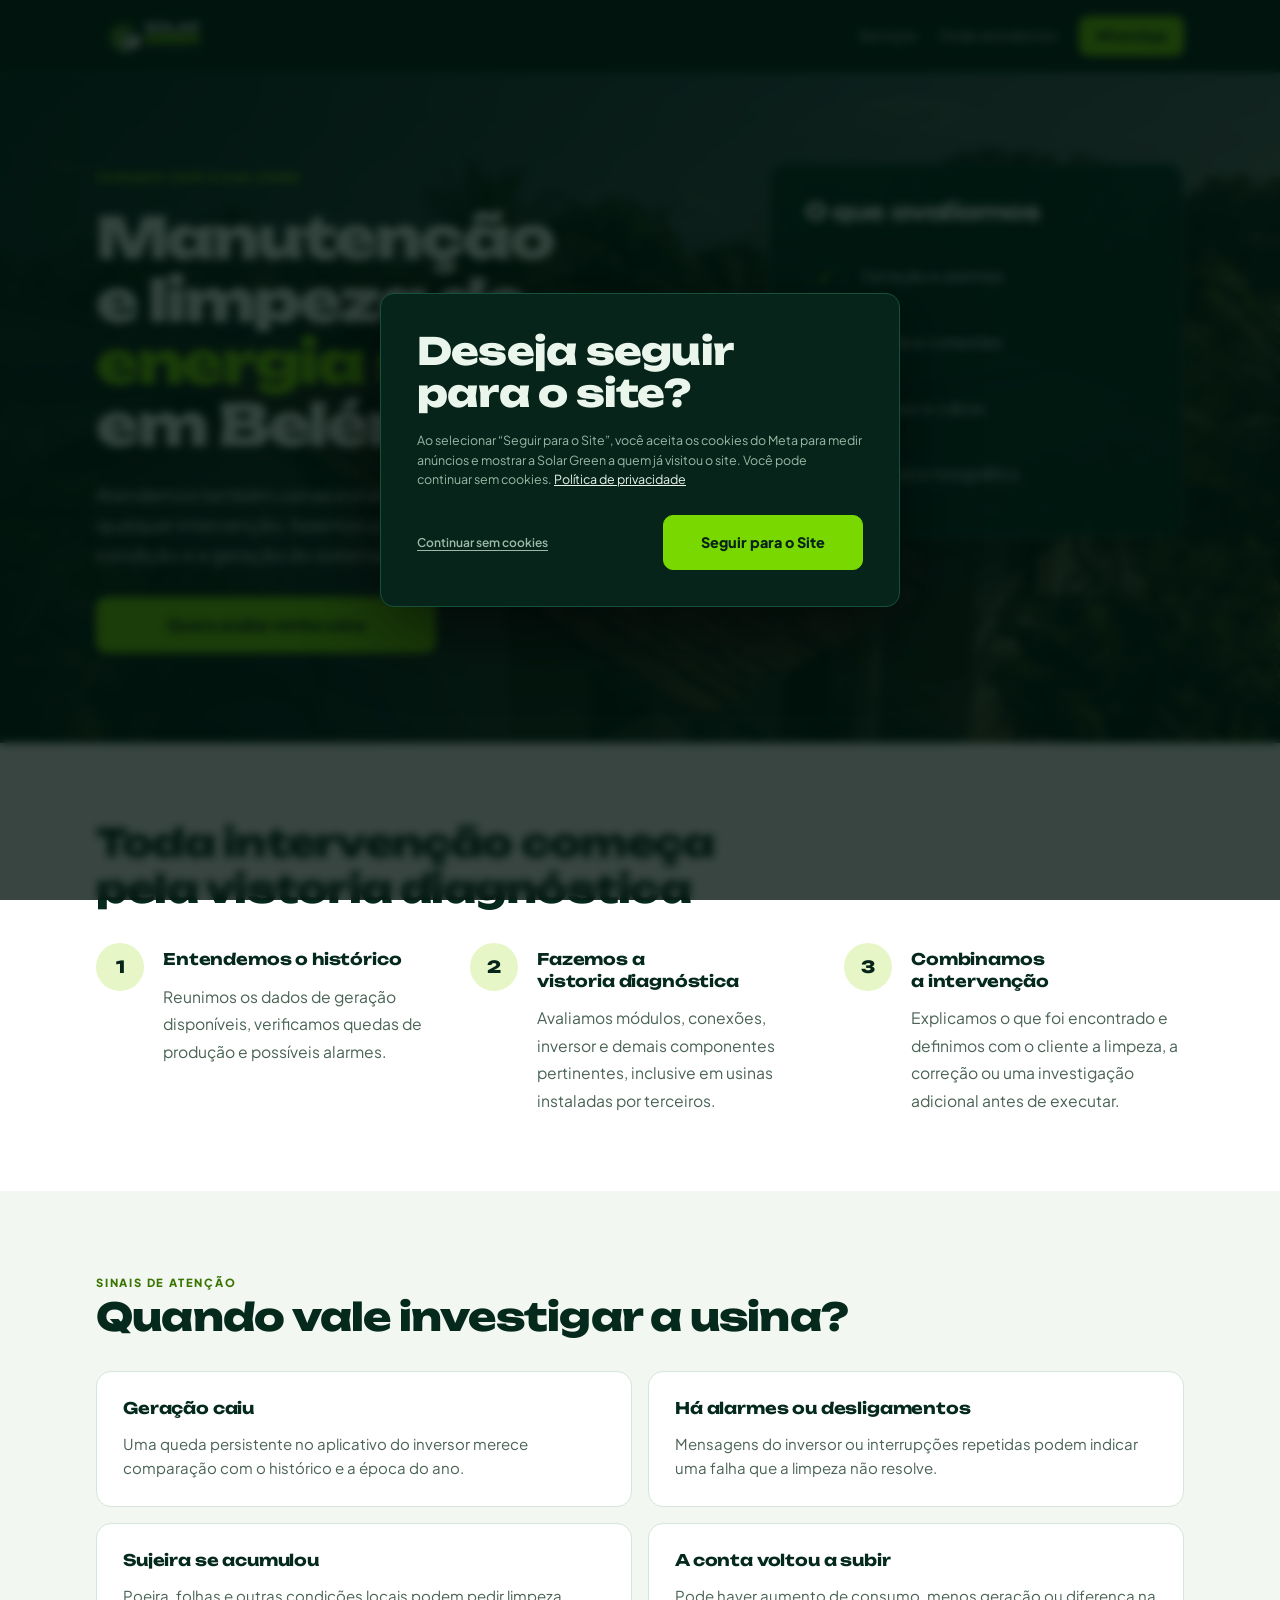
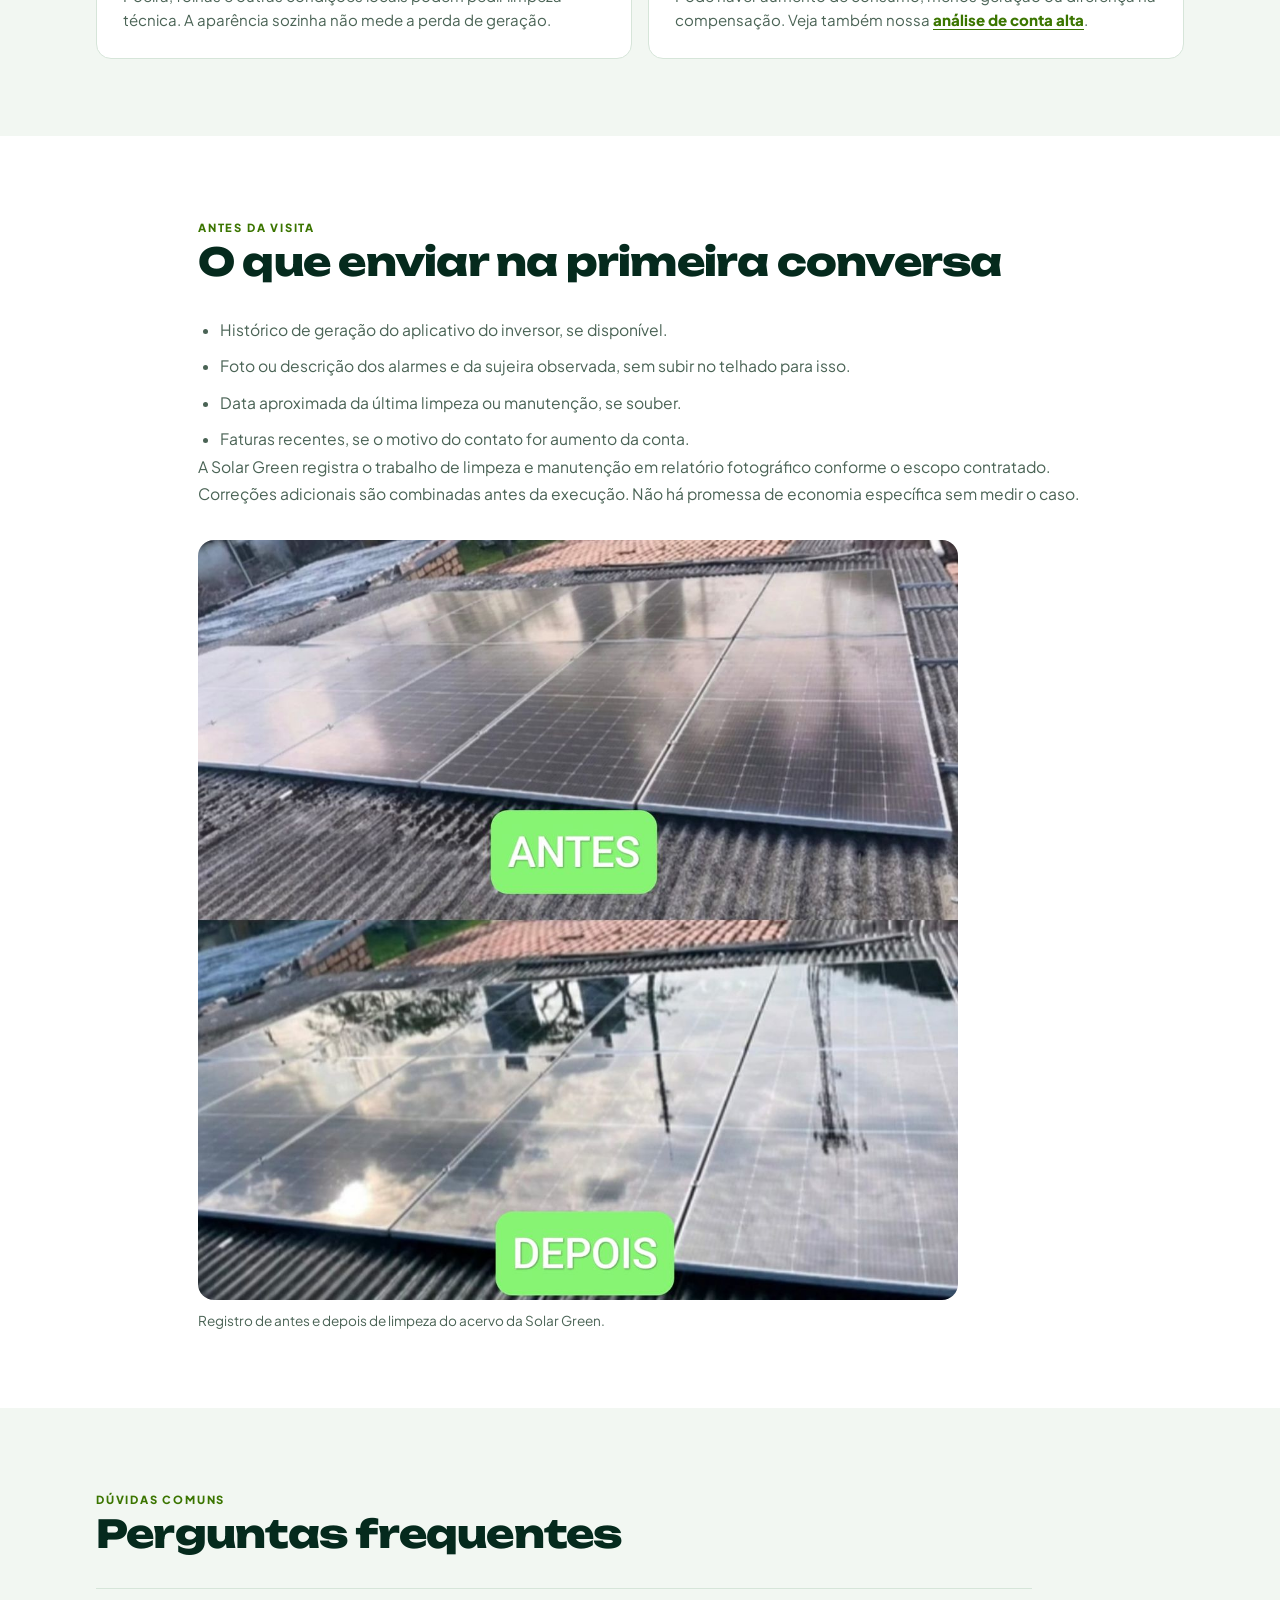
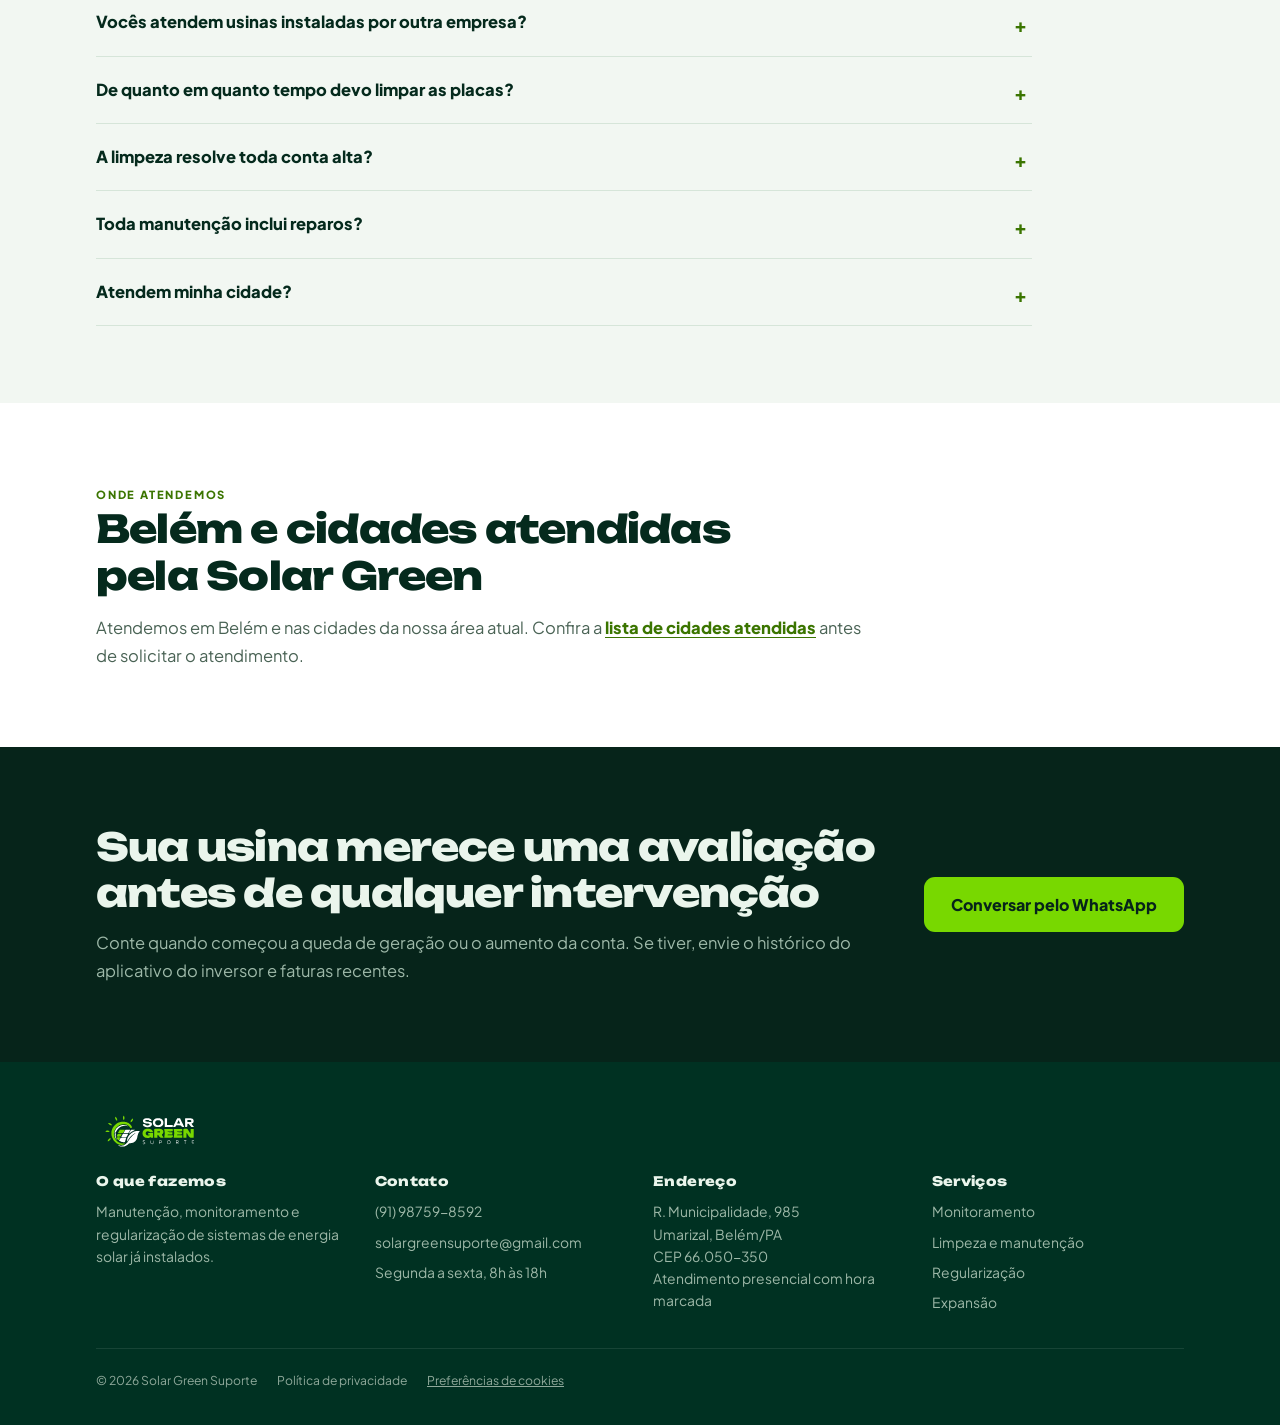
<file: manutencao-limpeza-energia-solar.html>
<!doctype html>
<html lang="pt-BR">
<head>
<meta charset="utf-8">
<meta name="viewport" content="width=device-width, initial-scale=1">
<title>Manutenção e limpeza de energia solar em Belém | Solar Green Suporte</title>
<meta name="description" content="Manutenção e limpeza de energia solar em Belém, inclusive em usinas instaladas por terceiros. A Solar Green faz vistoria diagnóstica antes de intervir.">
<link rel="canonical" href="https://solargreensuporte.com.br/manutencao-limpeza-energia-solar.html">
<meta name="theme-color" content="#06241a">
<link rel="icon" href="favicon.ico" sizes="48x48">
<link rel="apple-touch-icon" href="assets/apple-touch-icon.png">
<meta property="og:type" content="article">
<meta property="og:locale" content="pt_BR">
<meta property="og:site_name" content="Solar Green Suporte">
<meta property="og:title" content="Manutenção e limpeza de energia solar em Belém | Solar Green Suporte">
<meta property="og:description" content="Manutenção e limpeza de energia solar em Belém, inclusive em usinas instaladas por terceiros. A Solar Green faz vistoria diagnóstica antes de intervir.">
<meta property="og:url" content="https://solargreensuporte.com.br/manutencao-limpeza-energia-solar.html">
<meta property="og:image" content="https://solargreensuporte.com.br/assets/og-home.png">
<meta property="og:image:width" content="1200">
<meta property="og:image:height" content="630">
<meta name="twitter:card" content="summary_large_image">
<link rel="preconnect" href="https://fonts.googleapis.com">
<link rel="preconnect" href="https://fonts.gstatic.com" crossorigin>
<link rel="stylesheet" href="https://fonts.googleapis.com/css2?family=Unbounded:wght@400;700;800;900&family=Plus+Jakarta+Sans:wght@400;500;600;700;800&display=swap">
<link rel="stylesheet" href="css/style.css?v=2026-10-09c">
<link rel="preload" as="image" href="assets/hero-usina-mobile.webp" media="(max-width:700px)">
<link rel="preload" as="image" href="assets/hero-usina.webp" media="(min-width:701px)">
<script type="module" src="js/rastreio.js?v=2026-10-09c"></script>
<style>
.ca-hero{padding:0;position:relative;isolation:isolate;background:#06241a url('assets/hero-usina.webp') center 42%/cover no-repeat;color:var(--escuro-ink)}
.ca-hero::before{content:"";position:absolute;inset:0;background:linear-gradient(100deg,rgba(2,31,22,.93),rgba(2,31,22,.70) 65%,rgba(2,31,22,.62))}
.ca-hero .wrap{position:relative;z-index:1}
.ca-grid{display:grid;grid-template-columns:minmax(0,1.5fr) minmax(300px,1fr);align-items:start;gap:clamp(28px,4vw,66px);min-height:580px;padding-block:90px}
.ca-kicker{font-size:.76rem;text-transform:uppercase;letter-spacing:.12em;font-weight:800;color:var(--verde)}
.ca-hero h1{font-size:clamp(2.5rem,4.5vw,4.25rem);line-height:1.08;letter-spacing:-.04em;margin-top:18px;max-width:14ch}
.ca-hero h1 em{font-style:normal;color:var(--verde)}
.ca-lede{font-size:clamp(1rem,1.45vw,1.2rem);line-height:1.6;color:#e4f0e9;max-width:53ch;margin-top:24px}
.ca-button{display:inline-flex;align-items:center;justify-content:center;background:var(--verde);color:var(--breu);font-weight:800;font-size:1rem;border-radius:11px;text-decoration:none;padding:15px 27px;min-height:54px}
.ca-button:hover{background:#8ae810}
.ca-hero .ca-button{margin-top:28px;min-width:340px}
.ca-check-card{background:rgba(0,48,36,.91);border:1px solid #276b4e;border-radius:18px;padding:34px 35px;box-shadow:0 20px 48px rgba(0,15,10,.24)}
.ca-check-card h2{font-size:clamp(1.35rem,1.8vw,1.65rem);line-height:1.25;margin-bottom:20px}
.ca-check-list{list-style:none;padding:0;margin:0;display:grid;gap:9px}
.ca-check-list li{display:flex;align-items:center;gap:15px;padding:8px 0;font-size:1rem;color:#f1f8f2}
.ca-check-list li::before{content:"✓";display:grid;place-items:center;flex:none;width:39px;height:39px;border:1px solid #2a7556;border-radius:50%;font-size:1.5rem;font-weight:800;color:var(--verde)}
.ca-section{padding:clamp(58px,6vw,86px) 0}
.ca-section h2{font-size:clamp(1.65rem,3vw,2.65rem);line-height:1.22;max-width:26ch;margin-bottom:30px}
.ca-steps{display:grid;grid-template-columns:repeat(3,minmax(0,1fr));gap:34px}
.ca-step{display:grid;grid-template-columns:52px 1fr;align-items:start;gap:15px}
.ca-step-n{width:48px;height:48px;border-radius:50%;display:grid;place-items:center;background:#e6f6c7;color:var(--breu);font-family:var(--display);font-weight:800;font-size:1.05rem}
.ca-step h3{font-size:1rem;line-height:1.35;margin:6px 0 12px}
.ca-step p,.ca-prose p,.ca-prose li{color:var(--claro-soft);font-size:.98rem;line-height:1.75}
.ca-causes{display:grid;grid-template-columns:repeat(2,minmax(0,1fr));gap:16px}
.ca-cause{background:var(--branco);border:1px solid var(--claro-linha);border-radius:15px;padding:25px 26px}
.ca-cause h3{font-size:1rem;line-height:1.4;margin-bottom:12px}
.ca-cause p{color:var(--claro-soft);font-size:.94rem;line-height:1.65}
.ca-prose{max-width:78ch}
.ca-prose p+p{margin-top:16px}
.ca-prose ul{padding-left:22px;margin:14px 0 0}
.ca-prose li+li{margin-top:9px}
.ca-faq{max-width:78ch}
.ca-faq details{border-top:1px solid var(--claro-linha);padding:20px 0}
.ca-faq details:last-child{border-bottom:1px solid var(--claro-linha)}
.ca-faq summary{font-weight:800;cursor:pointer;list-style:none;padding-right:32px;position:relative}
.ca-faq summary::-webkit-details-marker{display:none}
.ca-faq summary::after{content:"+";position:absolute;right:5px;top:0;font-size:1.2rem;color:var(--verde-texto)}
.ca-faq details[open] summary::after{content:"−"}
.ca-faq p{color:var(--claro-soft);line-height:1.7;margin-top:12px}
.ca-area{display:flex;align-items:start;justify-content:space-between;gap:30px}
.ca-area h2{margin-bottom:14px}
.ca-area p{max-width:65ch;color:var(--claro-soft);line-height:1.7}
.ca-link{color:var(--verde-texto);font-weight:800;text-decoration:underline;text-underline-offset:3px}
.ca-end{background:var(--breu);color:var(--escuro-ink)}
.ca-end .wrap{display:flex;align-items:center;justify-content:space-between;gap:28px}
.ca-end h2{margin-bottom:12px}
.ca-end p{color:var(--escuro-soft);max-width:65ch;line-height:1.7}
.ca-end .ca-button{flex:none}
@media(max-width:900px){.ca-grid{grid-template-columns:1fr;min-height:0;padding-block:68px}.ca-hero h1{max-width:17ch}.ca-check-card{max-width:620px}.ca-steps{gap:18px}.ca-step{grid-template-columns:1fr;gap:8px}}
@media(max-width:700px){.ca-hero{background-image:url('assets/hero-usina-mobile.webp');background-position:center}.ca-hero::before{background:rgba(2,31,22,.86)}.ca-grid{padding-block:55px;gap:33px}.ca-hero h1{font-size:clamp(2.1rem,9vw,3.2rem)}.ca-hero .ca-button{min-width:0;width:100%}.ca-check-card{padding:26px 24px}.ca-steps,.ca-causes{grid-template-columns:1fr}.ca-step{grid-template-columns:48px 1fr;gap:12px}.ca-area,.ca-end .wrap{display:block}.ca-end .ca-button{margin-top:24px;width:100%}.ca-section h2{margin-bottom:23px}}
</style>
</head>
<body>
<a class="pular" href="#principal">Pular para o conteúdo</a>
<header>
  <div class="wrap topbar">
    <a class="logo" href="index.html" aria-label="Solar Green Suporte, voltar ao início"><img src="assets/logo-branca.svg" alt="Solar Green Suporte" width="118" height="44"></a>
    <nav aria-label="Principal">
      <a class="nav-link" href="index.html#servicos">Serviços</a>
      <a class="nav-link" href="index.html#cobertura">Onde atendemos</a>
      <a class="zap" href="https://wa.me/5591987598592" data-evento="whatsapp_topo_manutencao_limpeza" target="_blank" rel="noopener">WhatsApp</a>
    </nav>
  </div>
</header>
<main id="principal">
  <section class="ca-hero" id="topo" aria-labelledby="servico-titulo"><div class="wrap ca-grid"><div>
    <span class="ca-kicker">Cuidado com a sua usina</span><h1 id="servico-titulo">Manutenção e limpeza de <em>energia solar</em> em Belém</h1>
    <p class="ca-lede">Atendemos também usinas instaladas por outras empresas. Antes de qualquer intervenção, fazemos uma vistoria diagnóstica para avaliar a condição e a geração do sistema.</p>
    <a class="ca-button" href="https://wa.me/5591987598592?text=Ol%C3%A1!%20Quero%20avaliar%20a%20gera%C3%A7%C3%A3o%20e%20a%20necessidade%20de%20manuten%C3%A7%C3%A3o%20ou%20limpeza%20da%20minha%20usina%20solar." data-evento="whatsapp_manutencao_limpeza_hero" target="_blank" rel="noopener">Quero avaliar minha usina</a>
  </div><div class="ca-check-card"><h2>O que avaliamos</h2><ul class="ca-check-list"><li>Geração e alarmes</li>
          <li>Placas e conexões</li>
          <li>Inversor e cabos</li>
          <li>Relatório fotográfico</li></ul></div></div></section>
  <section class="branco ca-section" aria-labelledby="passos"><div class="wrap"><h2 id="passos">Toda intervenção começa pela vistoria diagnóstica</h2><div class="ca-steps"><div class="ca-step"><span class="ca-step-n" aria-hidden="true">1</span><div><h3>Entendemos o histórico</h3><p>Reunimos os dados de geração disponíveis, verificamos quedas de produção e possíveis alarmes.</p></div></div>
        <div class="ca-step"><span class="ca-step-n" aria-hidden="true">2</span><div><h3>Fazemos a vistoria diagnóstica</h3><p>Avaliamos módulos, conexões, inversor e demais componentes pertinentes, inclusive em usinas instaladas por terceiros.</p></div></div>
        <div class="ca-step"><span class="ca-step-n" aria-hidden="true">3</span><div><h3>Combinamos a intervenção</h3><p>Explicamos o que foi encontrado e definimos com o cliente a limpeza, a correção ou uma investigação adicional antes de executar.</p></div></div></div></div></section>
  <section class="claro ca-section" aria-labelledby="situacoes"><div class="wrap"><span class="eyebrow">Sinais de atenção</span><h2 id="situacoes">Quando vale investigar a usina?</h2><div class="ca-causes"><article class="ca-cause"><h3>Geração caiu</h3><p>Uma queda persistente no aplicativo do inversor merece comparação com o histórico e a época do ano.</p></article>
        <article class="ca-cause"><h3>Há alarmes ou desligamentos</h3><p>Mensagens do inversor ou interrupções repetidas podem indicar uma falha que a limpeza não resolve.</p></article>
        <article class="ca-cause"><h3>Sujeira se acumulou</h3><p>Poeira, folhas e outras condições locais podem pedir limpeza técnica. A aparência sozinha não mede a perda de geração.</p></article>
        <article class="ca-cause"><h3>A conta voltou a subir</h3><p>Pode haver aumento de consumo, menos geração ou diferença na compensação. Veja também nossa <a class="ca-link" href="conta-alta-energia-solar.html">análise de conta alta</a>.</p></article></div></div></section>
  <section class="branco ca-section" aria-labelledby="preparar"><div class="wrap ca-prose"><span class="eyebrow">Antes da visita</span><h2 id="preparar">O que enviar na primeira conversa</h2><ul><li>Histórico de geração do aplicativo do inversor, se disponível.</li>
        <li>Foto ou descrição dos alarmes e da sujeira observada, sem subir no telhado para isso.</li>
        <li>Data aproximada da última limpeza ou manutenção, se souber.</li>
        <li>Faturas recentes, se o motivo do contato for aumento da conta.</li></ul><p>A Solar Green registra o trabalho de limpeza e manutenção em relatório fotográfico conforme o escopo contratado. Correções adicionais são combinadas antes da execução. Não há promessa de economia específica sem medir o caso.</p>
      <figure style="max-width:760px;margin:32px 0 0"><img src="assets/fotos/Antes e depois da limpeza.jpg" alt="Registro de módulos antes e depois de limpeza da Solar Green" loading="lazy" style="display:block;width:100%;height:auto;border-radius:16px"><figcaption style="margin-top:10px;color:var(--claro-soft);font-size:.85rem">Registro de antes e depois de limpeza do acervo da Solar Green.</figcaption></figure></div></section>
  <section class="claro ca-section" aria-labelledby="perguntas"><div class="wrap"><span class="eyebrow">Dúvidas comuns</span><h2 id="perguntas">Perguntas frequentes</h2><div class="ca-faq"><details><summary>Vocês atendem usinas instaladas por outra empresa?</summary><p>Sim. Fazemos primeiro uma vistoria diagnóstica para avaliar a instalação e seu desempenho. Só depois indicamos e combinamos qualquer intervenção.</p></details>
        <details><summary>De quanto em quanto tempo devo limpar as placas?</summary><p>A necessidade varia com o local, a chuva, a sujeira e o histórico de geração. Avaliar o desempenho é mais útil do que aplicar o mesmo prazo a todo telhado.</p></details>
        <details><summary>A limpeza resolve toda conta alta?</summary><p>Não. Consumo maior, falha da usina e compensação na fatura são causas diferentes. Comece pela <a class="ca-link" href="conta-alta-energia-solar.html">análise de conta alta</a>.</p></details>
        <details><summary>Toda manutenção inclui reparos?</summary><p>O diagnóstico aponta o que precisa ser feito. O escopo da limpeza e de eventuais correções é combinado antes da execução.</p></details>
        <details><summary>Atendem minha cidade?</summary><p>Atendemos Belém e as cidades da <a class="ca-link" href="index.html#cobertura">lista de cidades atendidas</a>.</p></details></div></div></section>
  <section class="branco ca-section" aria-labelledby="area"><div class="wrap ca-area"><div><span class="eyebrow">Onde atendemos</span><h2 id="area">Belém e cidades atendidas pela Solar Green</h2><p>Atendemos em Belém e nas cidades da nossa área atual. Confira a <a class="ca-link" href="index.html#cobertura">lista de cidades atendidas</a> antes de solicitar o atendimento.</p></div></div></section>
  <section class="ca-section ca-end" aria-labelledby="contato"><div class="wrap"><div><h2 id="contato">Sua usina merece uma avaliação antes de qualquer intervenção</h2><p>Conte quando começou a queda de geração ou o aumento da conta. Se tiver, envie o histórico do aplicativo do inversor e faturas recentes.</p></div><a class="ca-button" href="https://wa.me/5591987598592?text=Ol%C3%A1!%20Quero%20avaliar%20a%20gera%C3%A7%C3%A3o%20e%20a%20necessidade%20de%20manuten%C3%A7%C3%A3o%20ou%20limpeza%20da%20minha%20usina%20solar." data-evento="whatsapp_manutencao_limpeza_final" target="_blank" rel="noopener">Conversar pelo WhatsApp</a></div></section>
</main>
<footer>
  <div class="wrap">
    <div class="f-logo"><img src="assets/logo-branca.svg" alt="Solar Green Suporte" width="112" height="42" loading="lazy"></div>
    <div class="f-grid">
      <div><h3>O que fazemos</h3><p>Manutenção, monitoramento e regularização de sistemas de energia solar já instalados.</p></div>
      <div><h3>Contato</h3><ul><li><a href="https://wa.me/5591987598592">(91) 98759-8592</a></li><li><a href="mailto:solargreensuporte@gmail.com">solargreensuporte@gmail.com</a></li><li>Segunda a sexta, 8h às 18h</li></ul></div>
      <div><h3>Endereço</h3><p>R. Municipalidade, 985<br>Umarizal, Belém/PA<br>CEP 66.050-350<br>Atendimento presencial com hora marcada</p></div>
      <div><h3>Serviços</h3><ul><li><a href="index.html#servicos">Monitoramento</a></li><li><a href="index.html#servicos">Limpeza e manutenção</a></li><li><a href="index.html#servicos">Regularização</a></li><li><a href="index.html#servicos">Expansão</a></li></ul></div>
    </div>
    <div class="f-fim"><span>&copy; <span id="ano"></span> Solar Green Suporte</span><a href="privacidade.html">Política de privacidade</a></div>
  </div>
</footer>
<div class="barra-zap"><a class="btn-zap" href="https://wa.me/5591987598592" data-evento="whatsapp_barra_manutencao_limpeza" target="_blank" rel="noopener">Falar no WhatsApp</a><span class="b-hor">Segunda a sexta, 8h às 18h</span></div>
<script>document.getElementById('ano').textContent = new Date().getFullYear();</script>
</body>
</html>
</file>
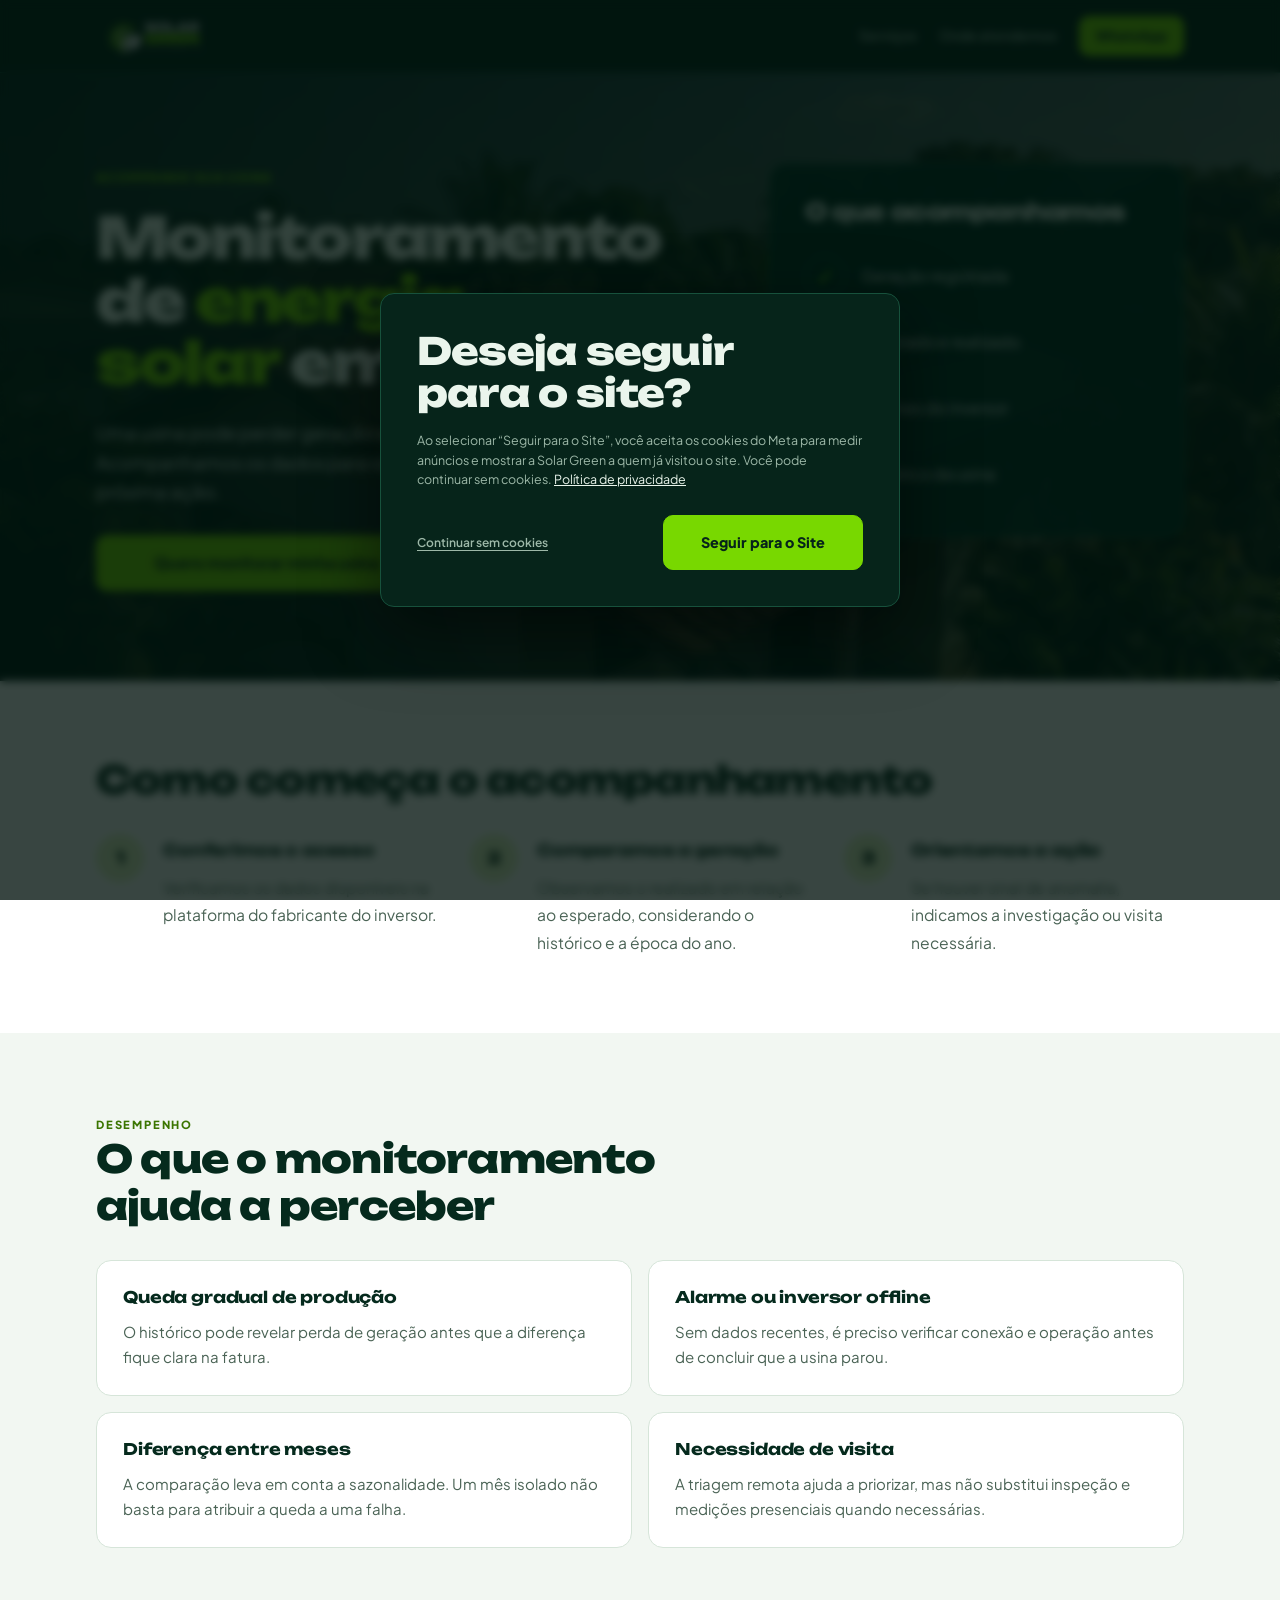
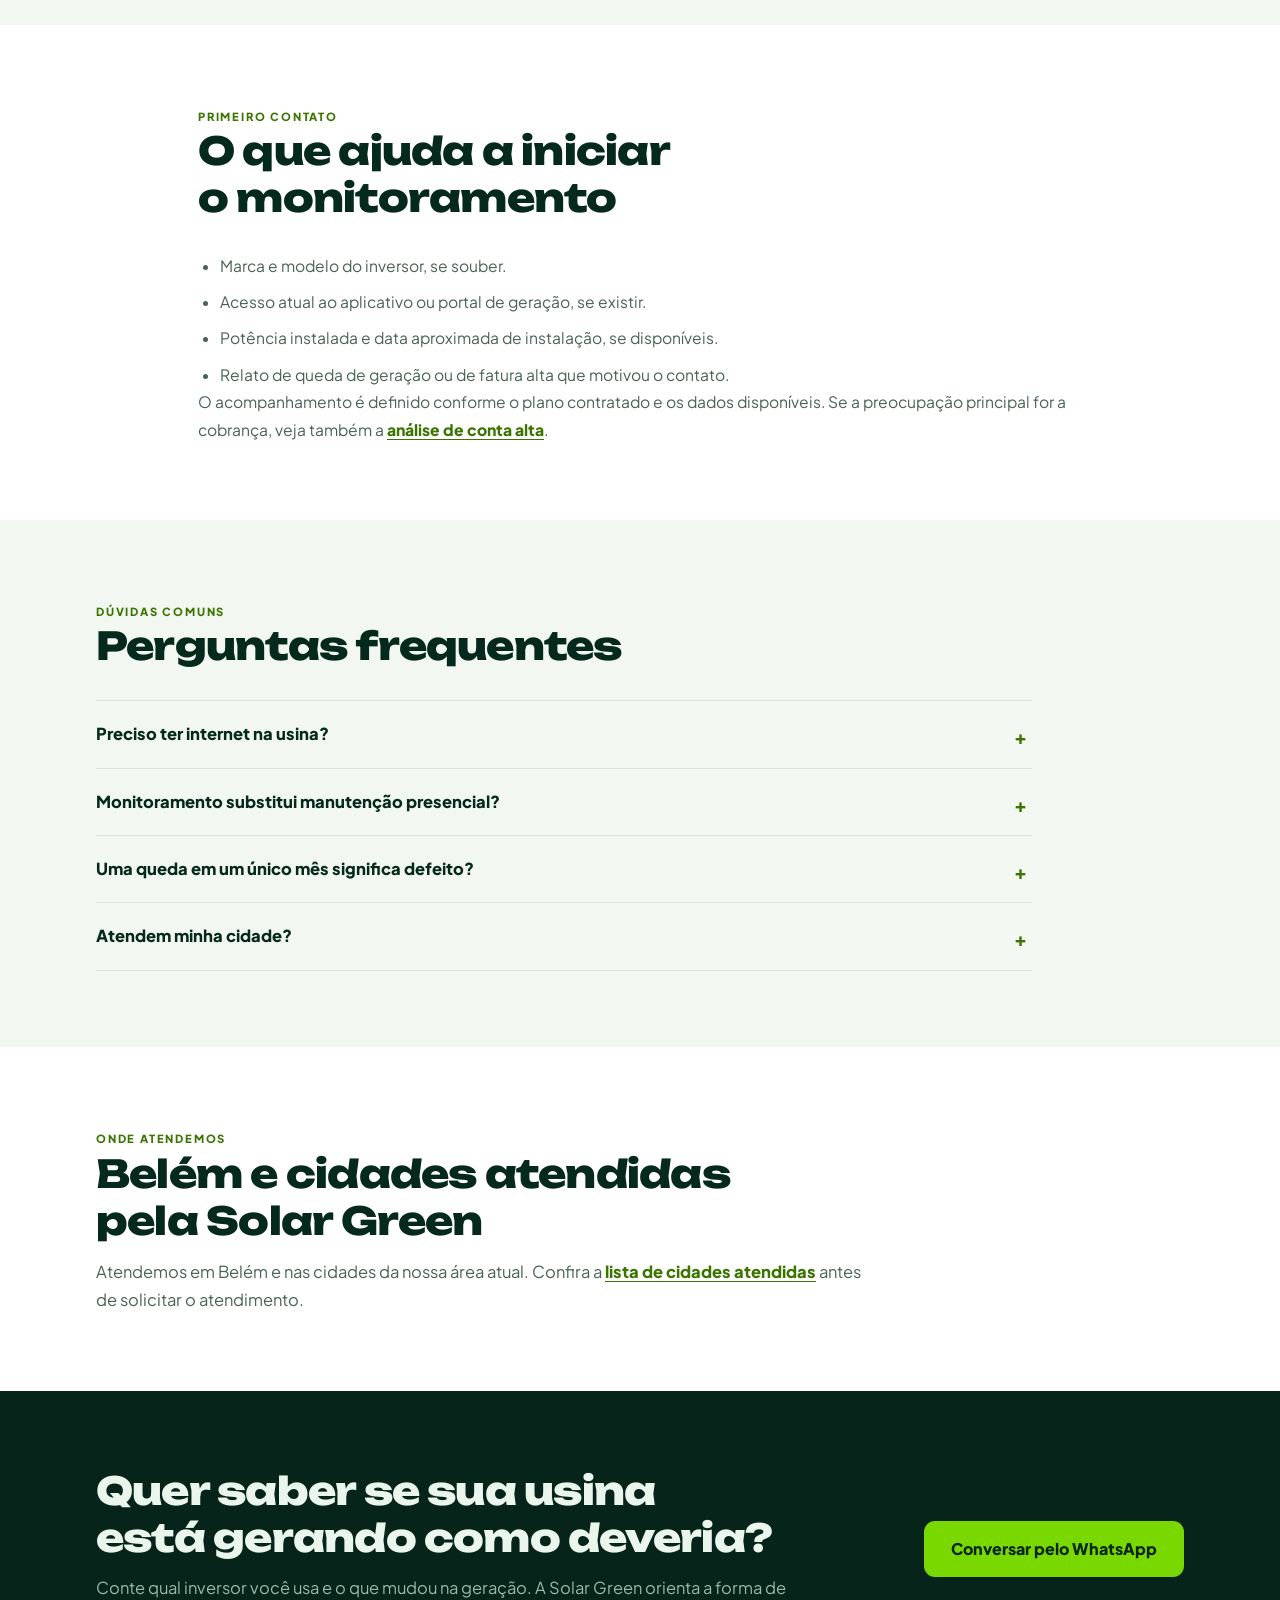
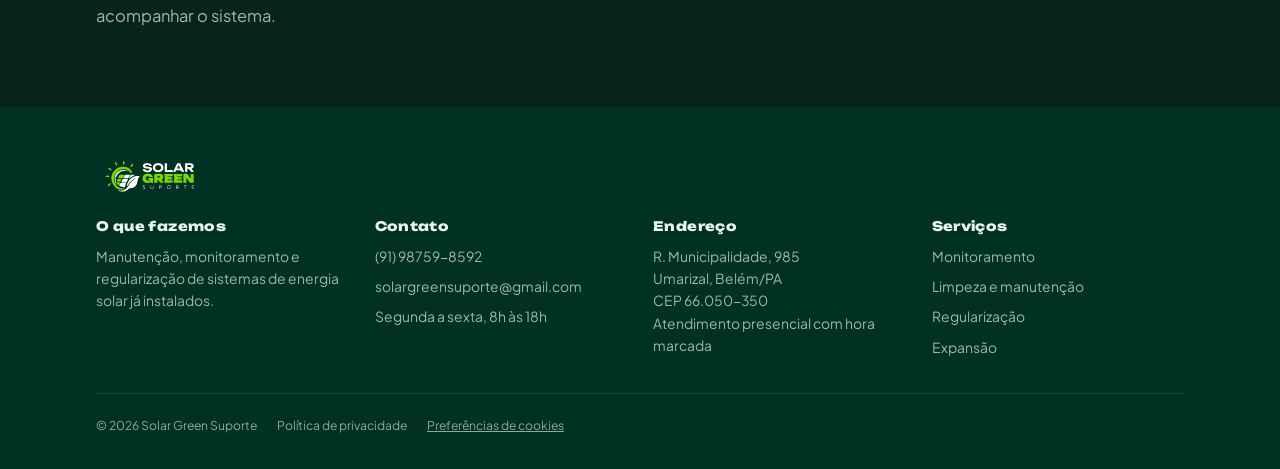
<file: monitoramento-energia-solar.html>
<!doctype html>
<html lang="pt-BR">
<head>
<meta charset="utf-8">
<meta name="viewport" content="width=device-width, initial-scale=1">
<title>Monitoramento de energia solar em Belém | Solar Green Suporte</title>
<meta name="description" content="Acompanhe a geração da sua usina solar em Belém. A Solar Green compara o esperado com o realizado, observa alarmes e orienta quando há queda de desempenho.">
<link rel="canonical" href="https://solargreensuporte.com.br/monitoramento-energia-solar.html">
<meta name="theme-color" content="#06241a">
<link rel="icon" href="favicon.ico" sizes="48x48">
<link rel="apple-touch-icon" href="assets/apple-touch-icon.png">
<meta property="og:type" content="article">
<meta property="og:locale" content="pt_BR">
<meta property="og:site_name" content="Solar Green Suporte">
<meta property="og:title" content="Monitoramento de energia solar em Belém | Solar Green Suporte">
<meta property="og:description" content="Acompanhe a geração da sua usina solar em Belém. A Solar Green compara o esperado com o realizado, observa alarmes e orienta quando há queda de desempenho.">
<meta property="og:url" content="https://solargreensuporte.com.br/monitoramento-energia-solar.html">
<meta property="og:image" content="https://solargreensuporte.com.br/assets/og-home.png">
<meta property="og:image:width" content="1200">
<meta property="og:image:height" content="630">
<meta name="twitter:card" content="summary_large_image">
<link rel="preconnect" href="https://fonts.googleapis.com">
<link rel="preconnect" href="https://fonts.gstatic.com" crossorigin>
<link rel="stylesheet" href="https://fonts.googleapis.com/css2?family=Unbounded:wght@400;700;800;900&family=Plus+Jakarta+Sans:wght@400;500;600;700;800&display=swap">
<link rel="stylesheet" href="css/style.css?v=2026-10-09c">
<link rel="preload" as="image" href="assets/hero-usina-mobile.webp" media="(max-width:700px)">
<link rel="preload" as="image" href="assets/hero-usina.webp" media="(min-width:701px)">
<script type="module" src="js/rastreio.js?v=2026-10-09c"></script>
<style>
.ca-hero{padding:0;position:relative;isolation:isolate;background:#06241a url('assets/hero-usina.webp') center 42%/cover no-repeat;color:var(--escuro-ink)}
.ca-hero::before{content:"";position:absolute;inset:0;background:linear-gradient(100deg,rgba(2,31,22,.93),rgba(2,31,22,.70) 65%,rgba(2,31,22,.62))}
.ca-hero .wrap{position:relative;z-index:1}
.ca-grid{display:grid;grid-template-columns:minmax(0,1.5fr) minmax(300px,1fr);align-items:start;gap:clamp(28px,4vw,66px);min-height:580px;padding-block:90px}
.ca-kicker{font-size:.76rem;text-transform:uppercase;letter-spacing:.12em;font-weight:800;color:var(--verde)}
.ca-hero h1{font-size:clamp(2.5rem,4.5vw,4.25rem);line-height:1.08;letter-spacing:-.04em;margin-top:18px;max-width:14ch}
.ca-hero h1 em{font-style:normal;color:var(--verde)}
.ca-lede{font-size:clamp(1rem,1.45vw,1.2rem);line-height:1.6;color:#e4f0e9;max-width:53ch;margin-top:24px}
.ca-button{display:inline-flex;align-items:center;justify-content:center;background:var(--verde);color:var(--breu);font-weight:800;font-size:1rem;border-radius:11px;text-decoration:none;padding:15px 27px;min-height:54px}
.ca-button:hover{background:#8ae810}
.ca-hero .ca-button{margin-top:28px;min-width:340px}
.ca-check-card{background:rgba(0,48,36,.91);border:1px solid #276b4e;border-radius:18px;padding:34px 35px;box-shadow:0 20px 48px rgba(0,15,10,.24)}
.ca-check-card h2{font-size:clamp(1.35rem,1.8vw,1.65rem);line-height:1.25;margin-bottom:20px}
.ca-check-list{list-style:none;padding:0;margin:0;display:grid;gap:9px}
.ca-check-list li{display:flex;align-items:center;gap:15px;padding:8px 0;font-size:1rem;color:#f1f8f2}
.ca-check-list li::before{content:"✓";display:grid;place-items:center;flex:none;width:39px;height:39px;border:1px solid #2a7556;border-radius:50%;font-size:1.5rem;font-weight:800;color:var(--verde)}
.ca-section{padding:clamp(58px,6vw,86px) 0}
.ca-section h2{font-size:clamp(1.65rem,3vw,2.65rem);line-height:1.22;max-width:26ch;margin-bottom:30px}
.ca-steps{display:grid;grid-template-columns:repeat(3,minmax(0,1fr));gap:34px}
.ca-step{display:grid;grid-template-columns:52px 1fr;align-items:start;gap:15px}
.ca-step-n{width:48px;height:48px;border-radius:50%;display:grid;place-items:center;background:#e6f6c7;color:var(--breu);font-family:var(--display);font-weight:800;font-size:1.05rem}
.ca-step h3{font-size:1rem;line-height:1.35;margin:6px 0 12px}
.ca-step p,.ca-prose p,.ca-prose li{color:var(--claro-soft);font-size:.98rem;line-height:1.75}
.ca-causes{display:grid;grid-template-columns:repeat(2,minmax(0,1fr));gap:16px}
.ca-cause{background:var(--branco);border:1px solid var(--claro-linha);border-radius:15px;padding:25px 26px}
.ca-cause h3{font-size:1rem;line-height:1.4;margin-bottom:12px}
.ca-cause p{color:var(--claro-soft);font-size:.94rem;line-height:1.65}
.ca-prose{max-width:78ch}
.ca-prose p+p{margin-top:16px}
.ca-prose ul{padding-left:22px;margin:14px 0 0}
.ca-prose li+li{margin-top:9px}
.ca-faq{max-width:78ch}
.ca-faq details{border-top:1px solid var(--claro-linha);padding:20px 0}
.ca-faq details:last-child{border-bottom:1px solid var(--claro-linha)}
.ca-faq summary{font-weight:800;cursor:pointer;list-style:none;padding-right:32px;position:relative}
.ca-faq summary::-webkit-details-marker{display:none}
.ca-faq summary::after{content:"+";position:absolute;right:5px;top:0;font-size:1.2rem;color:var(--verde-texto)}
.ca-faq details[open] summary::after{content:"−"}
.ca-faq p{color:var(--claro-soft);line-height:1.7;margin-top:12px}
.ca-area{display:flex;align-items:start;justify-content:space-between;gap:30px}
.ca-area h2{margin-bottom:14px}
.ca-area p{max-width:65ch;color:var(--claro-soft);line-height:1.7}
.ca-link{color:var(--verde-texto);font-weight:800;text-decoration:underline;text-underline-offset:3px}
.ca-end{background:var(--breu);color:var(--escuro-ink)}
.ca-end .wrap{display:flex;align-items:center;justify-content:space-between;gap:28px}
.ca-end h2{margin-bottom:12px}
.ca-end p{color:var(--escuro-soft);max-width:65ch;line-height:1.7}
.ca-end .ca-button{flex:none}
@media(max-width:900px){.ca-grid{grid-template-columns:1fr;min-height:0;padding-block:68px}.ca-hero h1{max-width:17ch}.ca-check-card{max-width:620px}.ca-steps{gap:18px}.ca-step{grid-template-columns:1fr;gap:8px}}
@media(max-width:700px){.ca-hero{background-image:url('assets/hero-usina-mobile.webp');background-position:center}.ca-hero::before{background:rgba(2,31,22,.86)}.ca-grid{padding-block:55px;gap:33px}.ca-hero h1{font-size:clamp(2.1rem,9vw,3.2rem)}.ca-hero .ca-button{min-width:0;width:100%}.ca-check-card{padding:26px 24px}.ca-steps,.ca-causes{grid-template-columns:1fr}.ca-step{grid-template-columns:48px 1fr;gap:12px}.ca-area,.ca-end .wrap{display:block}.ca-end .ca-button{margin-top:24px;width:100%}.ca-section h2{margin-bottom:23px}}
</style>
</head>
<body>
<a class="pular" href="#principal">Pular para o conteúdo</a>
<header>
  <div class="wrap topbar">
    <a class="logo" href="index.html" aria-label="Solar Green Suporte, voltar ao início"><img src="assets/logo-branca.svg" alt="Solar Green Suporte" width="118" height="44"></a>
    <nav aria-label="Principal">
      <a class="nav-link" href="index.html#servicos">Serviços</a>
      <a class="nav-link" href="index.html#cobertura">Onde atendemos</a>
      <a class="zap" href="https://wa.me/5591987598592" data-evento="whatsapp_topo_monitoramento_solar" target="_blank" rel="noopener">WhatsApp</a>
    </nav>
  </div>
</header>
<main id="principal">
  <section class="ca-hero" id="topo" aria-labelledby="servico-titulo"><div class="wrap ca-grid"><div>
    <span class="ca-kicker">Acompanhe sua usina</span><h1 id="servico-titulo">Monitoramento de <em>energia solar</em> em Belém</h1>
    <p class="ca-lede">Uma usina pode perder geração sem mudar de aparência. Acompanhamos os dados para identificar sinais de queda e orientar a próxima ação.</p>
    <a class="ca-button" href="https://wa.me/5591987598592?text=Ol%C3%A1!%20Quero%20saber%20como%20funciona%20o%20monitoramento%20da%20minha%20usina%20solar." data-evento="whatsapp_monitoramento_solar_hero" target="_blank" rel="noopener">Quero monitorar minha usina</a>
  </div><div class="ca-check-card"><h2>O que acompanhamos</h2><ul class="ca-check-list"><li>Geração registrada</li>
          <li>Esperado e realizado</li>
          <li>Alarmes do inversor</li>
          <li>Histórico da usina</li></ul></div></div></section>
  <section class="branco ca-section" aria-labelledby="passos"><div class="wrap"><h2 id="passos">Como começa o acompanhamento</h2><div class="ca-steps"><div class="ca-step"><span class="ca-step-n" aria-hidden="true">1</span><div><h3>Conferimos o acesso</h3><p>Verificamos os dados disponíveis na plataforma do fabricante do inversor.</p></div></div>
        <div class="ca-step"><span class="ca-step-n" aria-hidden="true">2</span><div><h3>Comparamos a geração</h3><p>Observamos o realizado em relação ao esperado, considerando o histórico e a época do ano.</p></div></div>
        <div class="ca-step"><span class="ca-step-n" aria-hidden="true">3</span><div><h3>Orientamos a ação</h3><p>Se houver sinal de anomalia, indicamos a investigação ou visita necessária.</p></div></div></div></div></section>
  <section class="claro ca-section" aria-labelledby="situacoes"><div class="wrap"><span class="eyebrow">Desempenho</span><h2 id="situacoes">O que o monitoramento ajuda a perceber</h2><div class="ca-causes"><article class="ca-cause"><h3>Queda gradual de produção</h3><p>O histórico pode revelar perda de geração antes que a diferença fique clara na fatura.</p></article>
        <article class="ca-cause"><h3>Alarme ou inversor offline</h3><p>Sem dados recentes, é preciso verificar conexão e operação antes de concluir que a usina parou.</p></article>
        <article class="ca-cause"><h3>Diferença entre meses</h3><p>A comparação leva em conta a sazonalidade. Um mês isolado não basta para atribuir a queda a uma falha.</p></article>
        <article class="ca-cause"><h3>Necessidade de visita</h3><p>A triagem remota ajuda a priorizar, mas não substitui inspeção e medições presenciais quando necessárias.</p></article></div></div></section>
  <section class="branco ca-section" aria-labelledby="preparar"><div class="wrap ca-prose"><span class="eyebrow">Primeiro contato</span><h2 id="preparar">O que ajuda a iniciar o monitoramento</h2><ul><li>Marca e modelo do inversor, se souber.</li>
        <li>Acesso atual ao aplicativo ou portal de geração, se existir.</li>
        <li>Potência instalada e data aproximada de instalação, se disponíveis.</li>
        <li>Relato de queda de geração ou de fatura alta que motivou o contato.</li></ul><p>O acompanhamento é definido conforme o plano contratado e os dados disponíveis. Se a preocupação principal for a cobrança, veja também a <a class="ca-link" href="conta-alta-energia-solar.html">análise de conta alta</a>.</p></div></section>
  <section class="claro ca-section" aria-labelledby="perguntas"><div class="wrap"><span class="eyebrow">Dúvidas comuns</span><h2 id="perguntas">Perguntas frequentes</h2><div class="ca-faq"><details><summary>Preciso ter internet na usina?</summary><p>A disponibilidade de dados remotos depende da comunicação do inversor. Se ela estiver indisponível, a causa deve ser verificada antes de prometer acompanhamento remoto.</p></details>
        <details><summary>Monitoramento substitui manutenção presencial?</summary><p>Não. Ele ajuda a identificar sinais e priorizar a visita, mas não confirma sozinho o estado de cabos, conexões e telhado.</p></details>
        <details><summary>Uma queda em um único mês significa defeito?</summary><p>Não necessariamente. Clima, sazonalidade e consumo precisam ser considerados junto do histórico de geração.</p></details>
        <details><summary>Atendem minha cidade?</summary><p>A base é Belém; confira a <a class="ca-link" href="index.html#cobertura">lista de cidades atendidas</a>.</p></details></div></div></section>
  <section class="branco ca-section" aria-labelledby="area"><div class="wrap ca-area"><div><span class="eyebrow">Onde atendemos</span><h2 id="area">Belém e cidades atendidas pela Solar Green</h2><p>Atendemos em Belém e nas cidades da nossa área atual. Confira a <a class="ca-link" href="index.html#cobertura">lista de cidades atendidas</a> antes de solicitar o atendimento.</p></div></div></section>
  <section class="ca-section ca-end" aria-labelledby="contato"><div class="wrap"><div><h2 id="contato">Quer saber se sua usina está gerando como deveria?</h2><p>Conte qual inversor você usa e o que mudou na geração. A Solar Green orienta a forma de acompanhar o sistema.</p></div><a class="ca-button" href="https://wa.me/5591987598592?text=Ol%C3%A1!%20Quero%20saber%20como%20funciona%20o%20monitoramento%20da%20minha%20usina%20solar." data-evento="whatsapp_monitoramento_solar_final" target="_blank" rel="noopener">Conversar pelo WhatsApp</a></div></section>
</main>
<footer>
  <div class="wrap">
    <div class="f-logo"><img src="assets/logo-branca.svg" alt="Solar Green Suporte" width="112" height="42" loading="lazy"></div>
    <div class="f-grid">
      <div><h3>O que fazemos</h3><p>Manutenção, monitoramento e regularização de sistemas de energia solar já instalados.</p></div>
      <div><h3>Contato</h3><ul><li><a href="https://wa.me/5591987598592">(91) 98759-8592</a></li><li><a href="mailto:solargreensuporte@gmail.com">solargreensuporte@gmail.com</a></li><li>Segunda a sexta, 8h às 18h</li></ul></div>
      <div><h3>Endereço</h3><p>R. Municipalidade, 985<br>Umarizal, Belém/PA<br>CEP 66.050-350<br>Atendimento presencial com hora marcada</p></div>
      <div><h3>Serviços</h3><ul><li><a href="index.html#servicos">Monitoramento</a></li><li><a href="index.html#servicos">Limpeza e manutenção</a></li><li><a href="index.html#servicos">Regularização</a></li><li><a href="index.html#servicos">Expansão</a></li></ul></div>
    </div>
    <div class="f-fim"><span>&copy; <span id="ano"></span> Solar Green Suporte</span><a href="privacidade.html">Política de privacidade</a></div>
  </div>
</footer>
<div class="barra-zap"><a class="btn-zap" href="https://wa.me/5591987598592" data-evento="whatsapp_barra_monitoramento_solar" target="_blank" rel="noopener">Falar no WhatsApp</a><span class="b-hor">Segunda a sexta, 8h às 18h</span></div>
<script>document.getElementById('ano').textContent = new Date().getFullYear();</script>
</body>
</html>
</file>
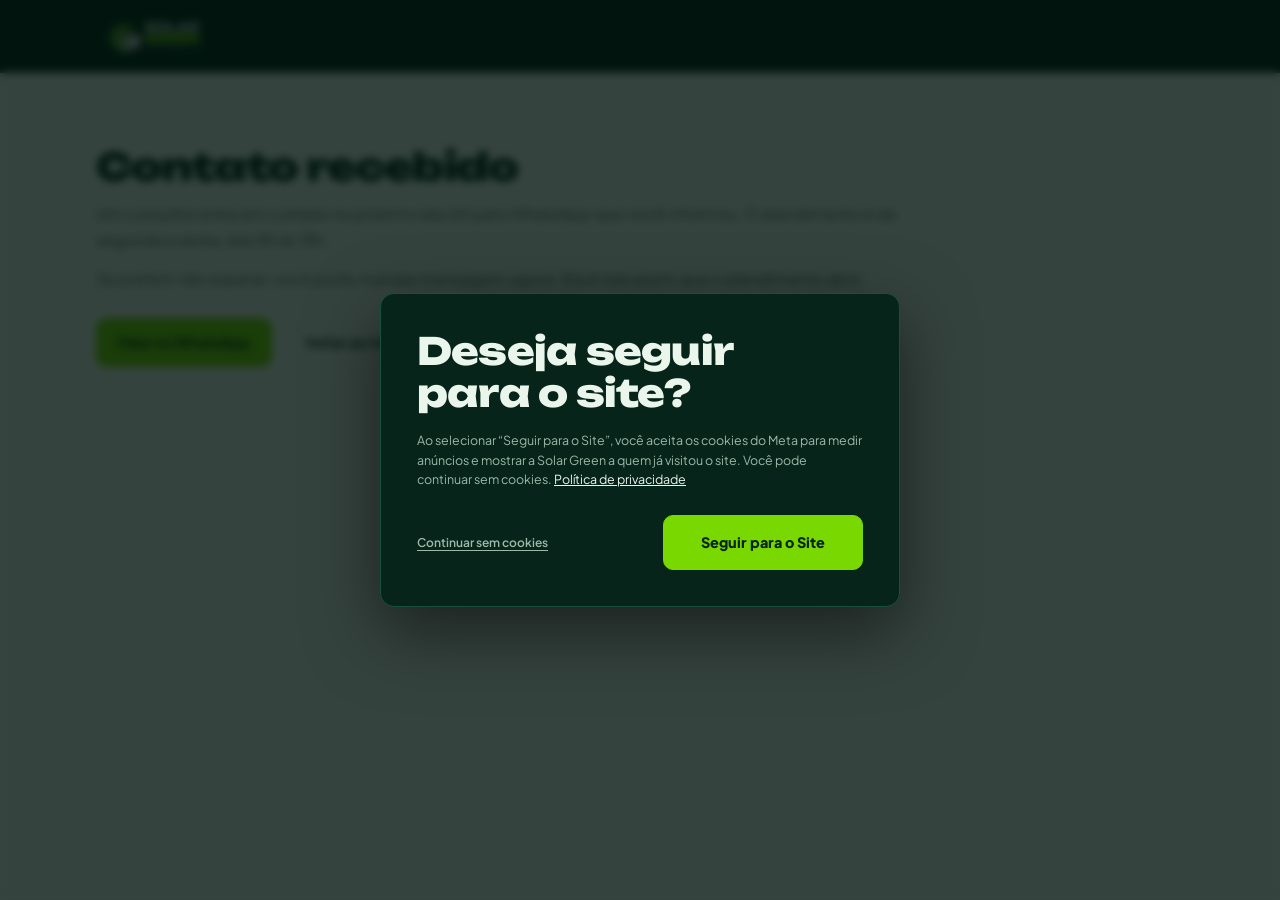
<file: obrigado.html>
<!doctype html>
<html lang="pt-BR">
<head>
<meta charset="utf-8">
<meta name="viewport" content="width=device-width, initial-scale=1">
<title>Contato recebido | Solar Green Suporte</title>
<meta name="robots" content="noindex">
<meta name="theme-color" content="#06241a">
<link rel="icon" href="favicon.ico" sizes="48x48">
<link rel="apple-touch-icon" href="assets/apple-touch-icon.png">
<link rel="preconnect" href="https://fonts.googleapis.com">
<link rel="preconnect" href="https://fonts.gstatic.com" crossorigin>
<link rel="stylesheet" href="https://fonts.googleapis.com/css2?family=Unbounded:wght@400;700;800;900&family=Plus+Jakarta+Sans:wght@400;500;600;700;800&display=swap">
<link rel="stylesheet" href="css/style.css?v=2026-10-09c">
<script type="module" src="js/rastreio.js?v=2026-10-09c"></script>
</head>
<body>
<header class="pagina-header">
  <div class="wrap topbar">
    <a class="logo" href="index.html" aria-label="Solar Green Suporte, voltar ao início"><img src="assets/logo-branca.svg" alt="Solar Green Suporte" width="118" height="44"></a>
  </div>
</header>
<main class="claro pagina">
  <div class="wrap">
    <h1>Contato recebido</h1>
    <p>Um consultor entra em contato no próximo dia útil pelo WhatsApp que você informou. O atendimento é de segunda a sexta, das 8h às 18h.</p>
    <p>Se preferir não esperar, você pode mandar mensagem agora. Ela é lida assim que o atendimento abrir.</p>
    <div class="botoes">
      <a class="btn-zap" href="https://wa.me/5591987598592" target="_blank" rel="noopener">Falar no WhatsApp</a>
      <a class="btn-voltar" href="index.html">Voltar ao início</a>
    </div>
  </div>
</main>
</body>
</html>
</file>
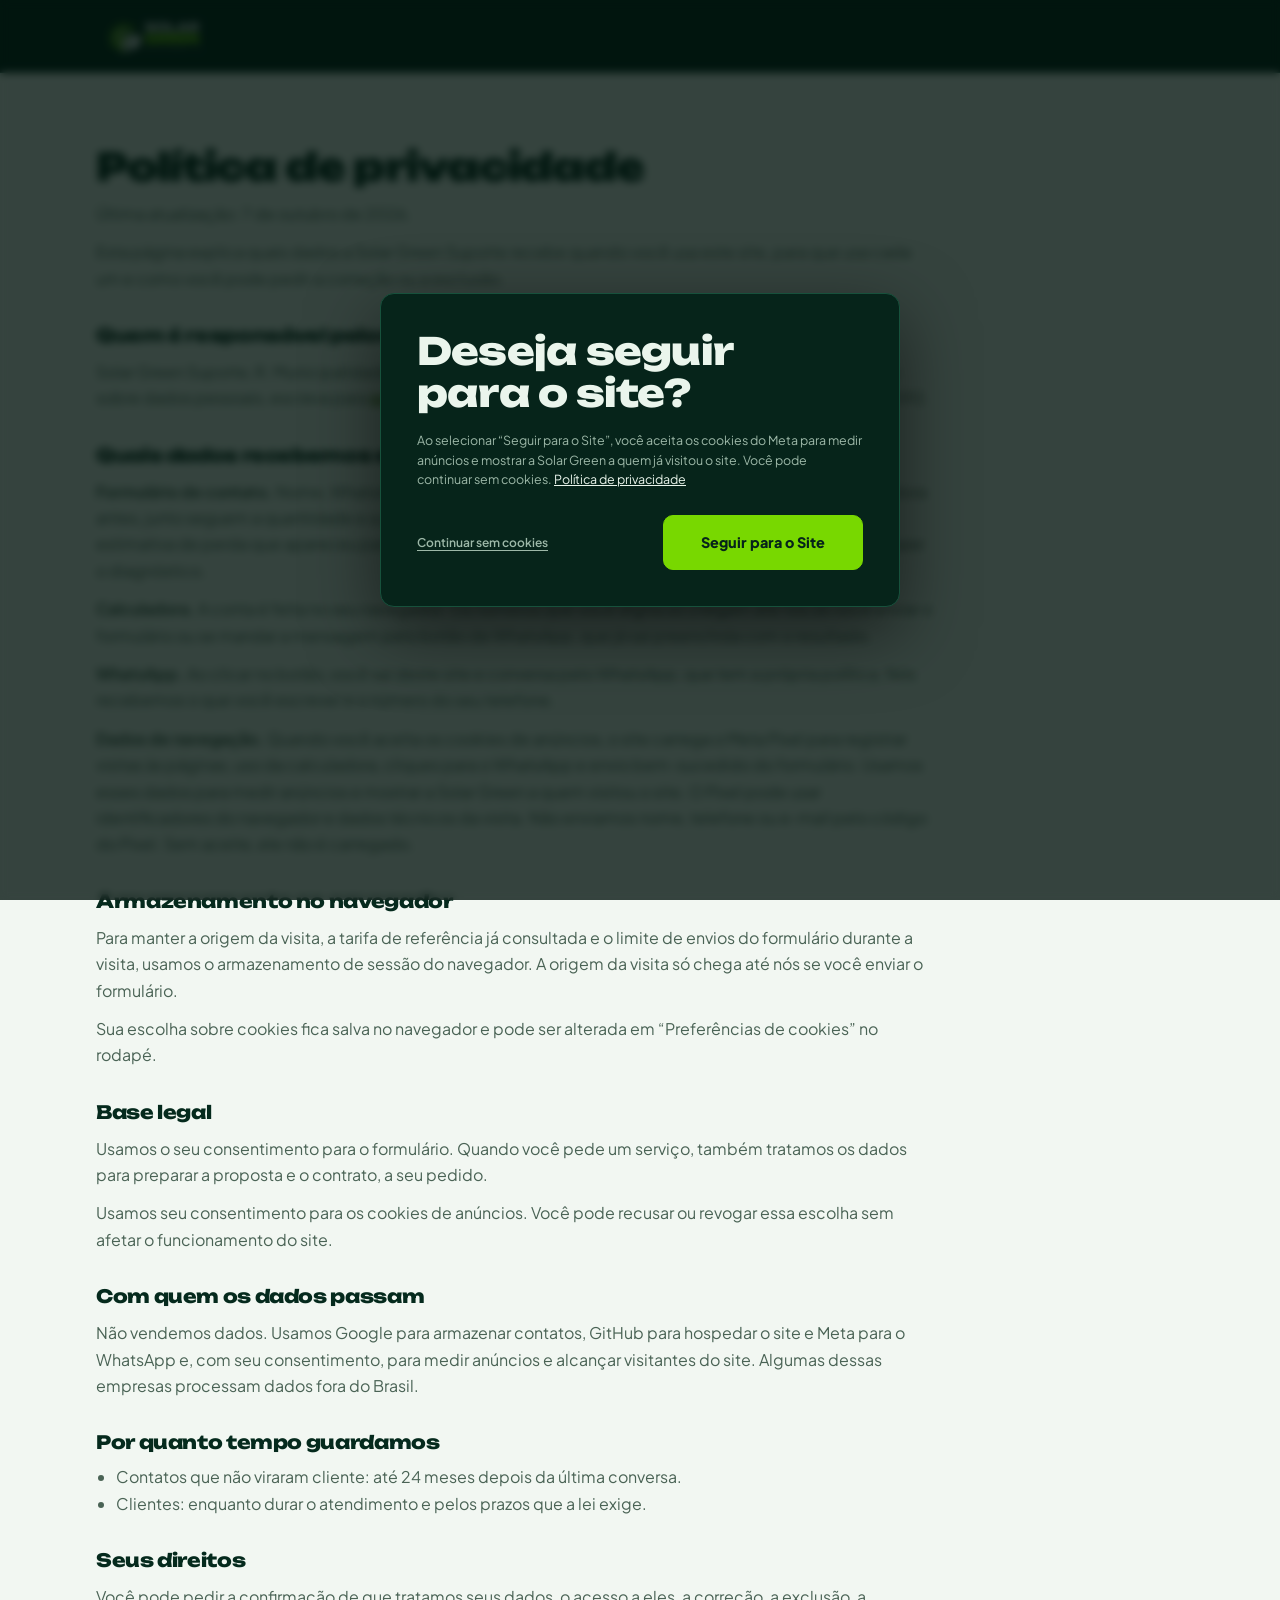
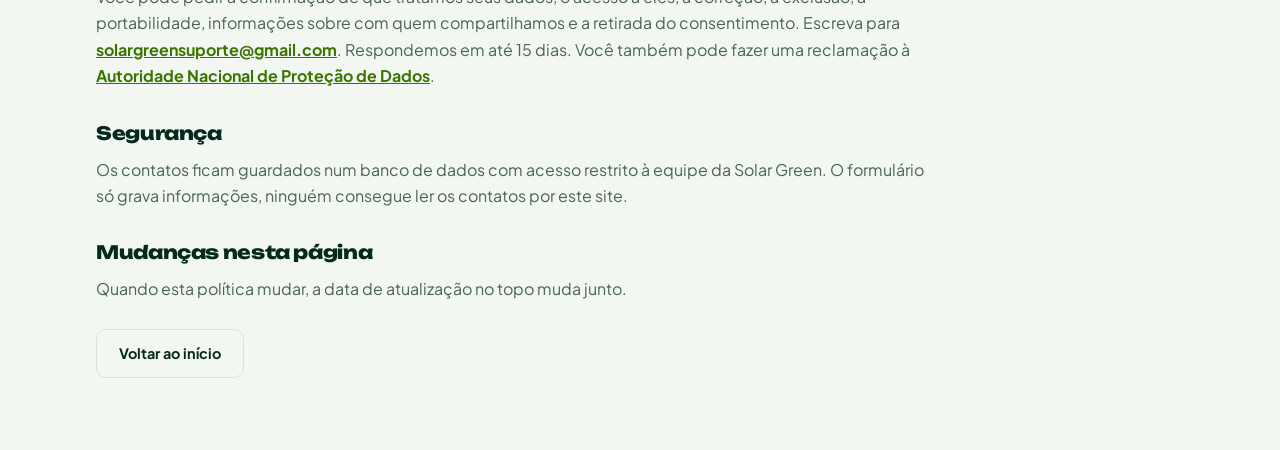
<file: privacidade.html>
<!doctype html>
<html lang="pt-BR">
<head>
<meta charset="utf-8">
<meta name="viewport" content="width=device-width, initial-scale=1">
<title>Política de privacidade | Solar Green Suporte</title>
<meta name="description" content="Como a Solar Green Suporte usa os dados de quem preenche o formulário, usa a calculadora ou navega no site.">
<link rel="canonical" href="https://solargreensuporte.com.br/privacidade.html">
<meta name="theme-color" content="#06241a">
<link rel="icon" href="favicon.ico" sizes="48x48">
<link rel="apple-touch-icon" href="assets/apple-touch-icon.png">
<link rel="preconnect" href="https://fonts.googleapis.com">
<link rel="preconnect" href="https://fonts.gstatic.com" crossorigin>
<link rel="stylesheet" href="https://fonts.googleapis.com/css2?family=Unbounded:wght@400;700;800;900&family=Plus+Jakarta+Sans:wght@400;500;600;700;800&display=swap">
<link rel="stylesheet" href="css/style.css?v=2026-10-09c">
<script type="module" src="js/rastreio.js?v=2026-10-09c"></script>
</head>
<body>
<header class="pagina-header">
  <div class="wrap topbar">
    <a class="logo" href="index.html" aria-label="Solar Green Suporte, voltar ao início"><img src="assets/logo-branca.svg" alt="Solar Green Suporte" width="118" height="44"></a>
  </div>
</header>
<main class="claro pagina">
  <div class="wrap">
    <h1>Política de privacidade</h1>
    <p>Última atualização: 7 de outubro de 2026.</p>
    <p>Esta página explica quais dados a Solar Green Suporte recebe quando você usa este site, para que usa cada um e como você pode pedir a correção ou a exclusão.</p>

    <h2>Quem é responsável pelos dados</h2>
    <p>Solar Green Suporte, R. Municipalidade, 985, Umarizal, Belém/PA, CEP 66.050-350. Para qualquer assunto sobre dados pessoais, escreva para <a href="mailto:solargreensuporte@gmail.com">solargreensuporte@gmail.com</a> ou chame no WhatsApp (91) 98759-8592.</p>

    <h2>Quais dados recebemos e para quê</h2>
    <p><strong>Formulário de contato.</strong> Nome, WhatsApp, cidade e o serviço de que você precisa. Se você usou a calculadora antes, junto seguem a quantidade e a potência das placas, o tempo sem limpeza, a tarifa informada e a estimativa de perda que apareceu para você. Usamos isso para entrar em contato, entender o seu caso e fazer o diagnóstico.</p>
    <p><strong>Calculadora.</strong> A conta é feita no seu navegador. Os números que você digita só chegam até nós se você enviar o formulário ou se mandar a mensagem pelo botão de WhatsApp, que já sai preenchida com o resultado.</p>
    <p><strong>WhatsApp.</strong> Ao clicar no botão, você sai deste site e conversa pelo WhatsApp, que tem a própria política. Nós recebemos o que você escrever e o número do seu telefone.</p>
    <p id="cookies"><strong>Dados de navegação.</strong> Quando você aceita os cookies de anúncios, o site carrega o Meta Pixel para registrar visitas às páginas, uso da calculadora, cliques para o WhatsApp e envio bem-sucedido do formulário. Usamos esses dados para medir anúncios e mostrar a Solar Green a quem visitou o site. O Pixel pode usar identificadores do navegador e dados técnicos da visita. Não enviamos nome, telefone ou e-mail pelo código do Pixel. Sem aceite, ele não é carregado.</p>

    <h2>Armazenamento no navegador</h2>
    <p>Para manter a origem da visita, a tarifa de referência já consultada e o limite de envios do formulário durante a visita, usamos o armazenamento de sessão do navegador. A origem da visita só chega até nós se você enviar o formulário.</p>
    <p>Sua escolha sobre cookies fica salva no navegador e pode ser alterada em “Preferências de cookies” no rodapé.</p>

    <h2>Base legal</h2>
    <p>Usamos o seu consentimento para o formulário. Quando você pede um serviço, também tratamos os dados para preparar a proposta e o contrato, a seu pedido.</p>
    <p>Usamos seu consentimento para os cookies de anúncios. Você pode recusar ou revogar essa escolha sem afetar o funcionamento do site.</p>

    <h2>Com quem os dados passam</h2>
    <p>Não vendemos dados. Usamos Google para armazenar contatos, GitHub para hospedar o site e Meta para o WhatsApp e, com seu consentimento, para medir anúncios e alcançar visitantes do site. Algumas dessas empresas processam dados fora do Brasil.</p>

    <h2>Por quanto tempo guardamos</h2>
    <ul>
      <li>Contatos que não viraram cliente: até 24 meses depois da última conversa.</li>
      <li>Clientes: enquanto durar o atendimento e pelos prazos que a lei exige.</li>
    </ul>

    <h2>Seus direitos</h2>
    <p>Você pode pedir a confirmação de que tratamos seus dados, o acesso a eles, a correção, a exclusão, a portabilidade, informações sobre com quem compartilhamos e a retirada do consentimento. Escreva para <a href="mailto:solargreensuporte@gmail.com">solargreensuporte@gmail.com</a>. Respondemos em até 15 dias. Você também pode fazer uma reclamação à <a href="https://www.gov.br/anpd/pt-br" target="_blank" rel="noopener">Autoridade Nacional de Proteção de Dados</a>.</p>

    <h2>Segurança</h2>
    <p>Os contatos ficam guardados num banco de dados com acesso restrito à equipe da Solar Green. O formulário só grava informações, ninguém consegue ler os contatos por este site.</p>

    <h2>Mudanças nesta página</h2>
    <p>Quando esta política mudar, a data de atualização no topo muda junto.</p>

    <div class="botoes">
      <a class="btn-voltar" href="index.html">Voltar ao início</a>
    </div>
  </div>
</main>
</body>
</html>
</file>
<file: css/style.css>
/* Site institucional Solar Green Suporte.
   Tema fixo da marca (site comercial não acompanha o tema do sistema
   operacional do visitante). Todas as cores pintadas explicitamente. */
:root{
  --verde:#78D800;
  --verde-fundo:#4e9b00;
  --breu:#06241a;
  --slate:#003122;
  --nevoa:#F2F7F2;
  --branco:#ffffff;
  --perda:#e2564a;
  --perda-claro:#c0342a;
  --perda-texto:#f0776c;   /* vermelho legivel em texto pequeno sobre fundo escuro */
  --verde-texto:#3b7500;   /* verde escuro para texto e botao sobre fundo claro (contraste 5,2 a 5,6) */

  --escuro-surface:#0a3226;
  --escuro-linha:#17513c;
  --escuro-ink:#eaf5ec;
  --escuro-soft:#9db8a8;
  --escuro-faint:#8fa99b;

  --claro-linha:#d6e5d9;
  --claro-ink:#052a1d;
  --claro-soft:#4a6355;
  --claro-faint:#5c7568;

  --display:'Unbounded','Segoe UI',system-ui,sans-serif;
  --body:'Plus Jakarta Sans','Segoe UI',system-ui,sans-serif;
  --maxw:1140px;
  --gutter:26px;
}
*{box-sizing:border-box;}
body{
  margin:0;background:var(--nevoa);color:var(--claro-ink);
  font-family:var(--body);font-size:16.5px;line-height:1.6;
  -webkit-font-smoothing:antialiased;
}
.wrap{max-width:var(--maxw);margin:0 auto;padding:0 var(--gutter);}
h1,h2,h3{font-family:var(--display);margin:0;line-height:1.14;text-wrap:balance;}
h1{font-weight:900;font-size:clamp(1.9rem,4.6vw,3.1rem);letter-spacing:-.025em;}
h2{font-weight:800;font-size:clamp(1.4rem,3vw,2.1rem);letter-spacing:-.02em;}
h3{font-weight:700;font-size:1.06rem;letter-spacing:-.01em;}
p{margin:0;}
a{color:inherit;}
button{font-family:inherit;}
:focus-visible{outline:2px solid var(--verde);outline-offset:3px;border-radius:6px;}
img,svg{max-width:100%;}
@media (prefers-reduced-motion:reduce){*{transition:none!important;animation:none!important;}}

.escuro{background:var(--breu);color:var(--escuro-ink);}
.claro{background:var(--nevoa);color:var(--claro-ink);}
.branco{background:var(--branco);color:var(--claro-ink);}
section{padding:clamp(50px,7vw,88px) 0;}
.sec-head{display:flex;flex-direction:column;gap:12px;margin-bottom:32px;max-width:60ch;}
.eyebrow{font-size:.7rem;font-weight:800;text-transform:uppercase;letter-spacing:.16em;color:var(--verde-texto);}
.escuro .eyebrow{color:var(--verde);}
.lede{font-size:clamp(1rem,1.8vw,1.14rem);color:var(--claro-soft);line-height:1.6;}
.escuro .lede{color:var(--escuro-soft);}

/* ── Topo ───────────────────────────────────────────── */
header{
  position:sticky;top:0;z-index:40;background:var(--breu);
  border-bottom:1px solid var(--escuro-linha);
}
header.pagina-header{position:static;}
/* padding-block, não o atalho: o atalho zeraria o padding lateral do .wrap
   (mesmo elemento carrega as duas classes) e o conteúdo colaria na borda. */
.topbar{display:flex;align-items:center;justify-content:space-between;gap:16px;padding-block:14px;}
.logo{display:block;line-height:0;flex:none;}
.logo img{width:auto;height:44px;display:block;}
nav{display:flex;align-items:center;gap:22px;}
nav a{font-size:.87rem;font-weight:600;color:var(--escuro-soft);text-decoration:none;}
nav a:hover{color:var(--escuro-ink);}
.zap{
  display:inline-flex;align-items:center;gap:8px;background:var(--verde);color:var(--breu);
  font-weight:800;font-size:.85rem;padding:9px 17px;border-radius:10px;text-decoration:none;
}
.zap svg{width:16px;height:16px;flex:none;}
@media (max-width:880px){ nav .nav-link{display:none;} }
@media (max-width:560px){
  :root{--gutter:24px;}
  .logo img{height:34px;}
  .zap{padding:10px 13px;}
  .car-trilho{grid-template-columns:1fr;}
  .car-slide.car-lateral{display:none;}
  .car-prev{left:10px;}.car-next{right:10px;}
}

/* ── Hero + calculadora ─────────────────────────────── */
/* Foto de fundo (usina residencial real) com filtro escuro por cima —
   a cor sólida do .escuro fica de reserva se a imagem não carregar. */
.hero-bg{
  position:relative;isolation:isolate;
  background:var(--breu) url('../assets/hero-usina.webp') center 40% / cover no-repeat;
}
@media (max-width:700px){
  .hero-bg{background-image:url('../assets/hero-usina-mobile.webp');}
}
.hero-bg::before{
  content:"";position:absolute;inset:0;z-index:0;
  background:linear-gradient(165deg, rgba(6,36,26,.95) 0%, rgba(6,36,26,.87) 45%, rgba(6,36,26,.94) 100%);
}
.hero-bg > .wrap{position:relative;z-index:1;}
.hero{padding-top:clamp(42px,6vw,72px);padding-bottom:clamp(46px,6vw,76px);}
.hero-grid{display:grid;grid-template-columns:1fr;gap:34px;}
@media (min-width:980px){ .hero-grid{grid-template-columns:1fr 1fr;gap:52px;align-items:start;} }
.hero h1 em{font-style:normal;color:var(--verde);}
.hero p{color:var(--escuro-soft);margin-top:18px;font-size:1.05rem;max-width:46ch;}
.hero-pontos{list-style:none;padding:0;margin:26px 0 0;display:flex;flex-direction:column;gap:11px;}
.hero-pontos li{display:grid;grid-template-columns:20px 1fr;gap:11px;font-size:.94rem;color:var(--escuro-soft);}
.ic{width:18px;height:18px;margin-top:3px;flex:none;fill:none;stroke:var(--verde);stroke-width:2;stroke-linecap:round;stroke-linejoin:round;}

.calc{
  background:var(--escuro-surface);border:1px solid var(--escuro-linha);
  border-radius:16px;padding:clamp(22px,3vw,28px);
}
.calc-t{font-family:var(--display);font-weight:800;font-size:1.02rem;margin-bottom:20px;}
.campos{display:grid;grid-template-columns:1fr 1fr;gap:14px;}
.campo{display:flex;flex-direction:column;gap:6px;min-width:0;}
.campo.full{grid-column:1/-1;}
.campo label{font-size:.76rem;font-weight:700;color:var(--escuro-soft);letter-spacing:.02em;}
/* Os dois primeiros campos da calculadora têm rótulos com alturas diferentes.
   Esta reserva deixa os inputs alinhados, inclusive no celular. */
.calc .campos > .campo:nth-child(1) label,
.calc .campos > .campo:nth-child(2) label{min-height:2.45em;display:flex;align-items:flex-end;}
.campo input,.campo select{
  background:var(--breu);border:1px solid #3d8265;border-radius:9px;
  color:var(--escuro-ink);font-family:var(--body);font-size:.98rem;font-weight:600;
  padding:11px 12px;width:100%;
}
.campo input:focus,.campo select:focus{border-color:var(--verde);outline:2px solid var(--verde);outline-offset:1px;}
/* exemplo em cinza: o campo vem vazio e a dica mostra o formato esperado */
.campo input::placeholder{color:#7f9c8d;font-weight:500;opacity:1;}
.campo select:invalid{color:#7f9c8d;font-weight:500;}
.campo select option{color:var(--escuro-ink);}
.campo .dica{font-size:.71rem;color:var(--escuro-faint);line-height:1.4;}
.calc-btn{
  margin-top:20px;width:100%;background:var(--verde);color:var(--breu);border:none;
  font-weight:800;font-size:.98rem;padding:14px;border-radius:10px;cursor:pointer;
}
.calc-btn:hover{background:#8ae810;}

/* combobox de cidade */
.combo{position:relative;}
.combo-lista{
  position:absolute;top:calc(100% + 6px);left:0;right:0;z-index:30;
  background:var(--breu);border:1px solid var(--escuro-linha);border-radius:10px;
  max-height:230px;overflow-y:auto;display:none;box-shadow:0 14px 30px rgba(0,0,0,.4);
}
.combo-lista.on{display:block;}
.combo-item{padding:10px 13px;font-size:.92rem;color:var(--escuro-ink);cursor:pointer;}
.combo-item:hover{background:var(--escuro-surface);color:var(--verde);}
.combo-vazio{padding:10px 13px;font-size:.84rem;color:var(--escuro-faint);}

/* campo opcional recolhido */
.opcional summary{
  font-size:.78rem;font-weight:700;color:var(--escuro-soft);cursor:pointer;
  list-style:none;display:flex;align-items:center;gap:6px;
}
.opcional summary::-webkit-details-marker{display:none;}
.opcional summary svg{width:13px;height:13px;fill:none;stroke:currentColor;stroke-width:2;transition:transform .15s;}
.opcional[open] summary svg{transform:rotate(90deg);}
.opcional .campo{margin-top:10px;}

/* resultado (conteúdo vive dentro do #modalResultado — ver seção de modal) */
.res-desemp{
  display:inline-flex;align-items:baseline;gap:8px;background:var(--escuro-surface);
  border:1px solid var(--escuro-linha);border-radius:10px;padding:9px 14px;
}
.res-desemp .v{font-family:var(--display);font-weight:900;font-size:1.3rem;color:var(--verde);font-variant-numeric:tabular-nums;}
.res-desemp .l{font-size:.78rem;color:var(--escuro-soft);}
.res-lbl{font-size:.85rem;color:var(--escuro-soft);margin-top:16px;}
.res-n{
  font-family:var(--display);font-weight:900;color:var(--perda);
  font-size:clamp(2.4rem,7.5vw,3.4rem);line-height:1.02;letter-spacing:-.03em;
  font-variant-numeric:tabular-nums;margin:4px 0 2px;
}
.res-sub{font-size:.86rem;color:var(--escuro-faint);}
.res-linhas{display:flex;flex-wrap:wrap;gap:20px;margin-top:18px;}
.res-item .v{font-family:var(--display);font-weight:800;font-size:1.1rem;font-variant-numeric:tabular-nums;color:var(--escuro-ink);}
.res-item .l{font-size:.7rem;text-transform:uppercase;letter-spacing:.1em;color:var(--escuro-faint);font-weight:700;}
.res-cta{display:flex;flex-wrap:wrap;gap:10px;margin-top:22px;}
.btn-zap{
  display:inline-flex;align-items:center;gap:8px;background:var(--verde);color:var(--breu);
  font-weight:800;font-size:.9rem;padding:12px 22px;border-radius:10px;text-decoration:none;
}
.btn-form{
  background:transparent;color:var(--escuro-ink);border:1px solid var(--escuro-linha);
  font-weight:700;font-size:.9rem;padding:12px 22px;border-radius:10px;text-decoration:none;
  display:inline-flex;align-items:center;
}
/* seletor composto de propósito: ".hero p" (genérica, mais acima no arquivo)
   tem mais especificidade que ".res-fonte" sozinha e vencia a cascata,
   deixando o texto grande mesmo com font-size:10px declarado aqui. */
#mrResumo .res-fonte{font-size:10px;color:var(--escuro-soft);margin-top:14px;line-height:1.4;}

/* ── Gráfico ────────────────────────────────────────── */
.gr-leg{display:flex;flex-wrap:wrap;gap:16px;font-size:.76rem;color:var(--claro-soft);margin-bottom:18px;}
.gr-leg span{display:inline-flex;align-items:center;gap:7px;}
.kk{width:12px;height:12px;border-radius:3px;flex:none;}
.grafico{position:relative;}
.barras{display:flex;align-items:flex-end;gap:clamp(4px,1vw,10px);height:190px;}
.b{flex:1;display:flex;flex-direction:column;justify-content:flex-end;height:100%;gap:6px;cursor:default;}
.b-st{position:relative;flex:1;display:flex;align-items:flex-end;}
/* A altura final é o padrão. A animação só entra se a barra estiver com a
   classe "aguardando" — assim, se o observador de rolagem falhar por qualquer
   motivo, o gráfico aparece completo em vez de sumir. */
.b-esp,.b-real{
  position:absolute;left:0;right:0;bottom:0;border-radius:4px 4px 0 0;
  transition:height .7s cubic-bezier(.22,.9,.3,1) var(--atraso,0s), background-color .18s, border-color .18s;
}
.b-esp{border:1.5px dashed #b3ccb8;background:rgba(192,52,42,.14);height:var(--he,0%);}
.b-real{background:var(--verde-fundo);height:var(--hr,0%);}
.barras.aguardando .b-esp,.barras.aguardando .b-real{height:0;}
.barras.sem-transicao .b-esp,.barras.sem-transicao .b-real{transition:none;}
.b.hl-perda .b-esp{background:rgba(192,52,42,.34);border-color:var(--perda-claro);}
.b.hl-real .b-real{background:var(--verde);}
.b-m{font-size:.62rem;text-align:center;color:var(--claro-soft);font-weight:700;}
.gr-tip{
  position:absolute;pointer-events:none;opacity:0;transition:opacity .15s;
  background:var(--breu);color:var(--escuro-ink);border-radius:9px;padding:9px 12px;
  font-size:.76rem;line-height:1.5;white-space:nowrap;z-index:5;
  box-shadow:0 10px 24px rgba(0,0,0,.22);transform:translate(-50%,-100%);
}
.gr-tip.on{opacity:1;}
.gr-tip b{font-family:var(--display);font-weight:800;}
.gr-tip .tp{color:var(--perda-texto);}
.gr-tip .tv{color:var(--verde);}

/* ── Carrossel ──────────────────────────────────────── */
.carrossel{position:relative;}
.car-trilho{display:grid;grid-template-columns:minmax(0,.24fr) minmax(0,.56fr) minmax(0,.24fr);gap:12px;align-items:center;}
.car-trilho.unico{display:block;max-width:460px;margin:0 auto;}
.car-slide{position:relative;aspect-ratio:4/5;background:var(--nevoa);overflow:hidden;border:1px solid var(--claro-linha);border-radius:15px;}
.car-slide img{width:100%;height:100%;object-fit:cover;display:block;cursor:zoom-in;}
.car-slide.car-lateral{filter:blur(2.5px);opacity:.53;transform:scale(.94);}
.car-slide.car-principal{z-index:1;box-shadow:0 13px 28px rgba(5,42,29,.13);transition:transform .32s ease,opacity .32s ease;}
.carrossel.mov-proximo .car-principal{animation:entra-direita .34s ease both;}
.carrossel.mov-anterior .car-principal{animation:entra-esquerda .34s ease both;}
@keyframes entra-direita{from{opacity:.35;transform:translateX(24px)}to{opacity:1;transform:translateX(0)}}
@keyframes entra-esquerda{from{opacity:.35;transform:translateX(-24px)}to{opacity:1;transform:translateX(0)}}
.car-legenda{
  position:absolute;left:0;right:0;bottom:0;padding:34px 18px 14px;
  background:linear-gradient(transparent,rgba(6,36,26,.86));
  color:#fff;font-size:.85rem;font-weight:600;
}
.car-nav{
  position:absolute;top:50%;transform:translateY(-50%);z-index:3;
  width:38px;height:38px;border-radius:50%;border:none;cursor:pointer;
  background:rgba(6,36,26,.62);color:#fff;display:flex;align-items:center;justify-content:center;
}
.car-nav:hover{background:rgba(6,36,26,.85);}
.car-nav svg{width:17px;height:17px;fill:none;stroke:currentColor;stroke-width:2.2;stroke-linecap:round;stroke-linejoin:round;}
.car-prev{left:calc(22% + 10px);} .car-next{right:calc(22% + 10px);}
.car-pontos{display:flex;justify-content:center;gap:7px;padding:12px;}
.car-ponto{width:7px;height:7px;border-radius:50%;border:none;padding:0;cursor:pointer;background:var(--claro-linha);}
.car-ponto.on{background:var(--verde-fundo);width:20px;border-radius:4px;}

/* ── Lightbox: foto em tela cheia ao clicar ──────────── */
.lightbox{
  position:fixed;inset:0;z-index:100;background:rgba(3,15,10,.93);
  display:flex;align-items:center;justify-content:center;padding:28px;
  opacity:0;visibility:hidden;transition:opacity .22s ease;
}
.lightbox.on{opacity:1;visibility:visible;}
.lb-conteudo{
  max-width:min(88vw,520px);width:100%;display:flex;flex-direction:column;gap:12px;
  transform:scale(.92);transition:transform .26s cubic-bezier(.2,.8,.25,1);
}
.lightbox.on .lb-conteudo{transform:scale(1);}
/* object-fit:contain de propósito — o pedido foi ver a foto na íntegra,
   sem cortar (o 4:5 é o formato do quadrinho no carrossel, não do modal). */
.lb-conteudo img{
  width:100%;max-height:78vh;object-fit:contain;
  border-radius:14px;display:block;background:var(--breu);
}
.lb-legenda{color:#fff;font-size:.88rem;text-align:center;line-height:1.5;}
.lb-legenda:empty{display:none;}
.lb-fechar{
  position:fixed;top:18px;right:18px;z-index:101;width:40px;height:40px;border-radius:50%;
  background:rgba(255,255,255,.12);border:none;color:#fff;cursor:pointer;
  display:flex;align-items:center;justify-content:center;
}
.lb-fechar:hover{background:rgba(255,255,255,.22);}
.lb-fechar svg{width:18px;height:18px;fill:none;stroke:currentColor;stroke-width:2.2;stroke-linecap:round;stroke-linejoin:round;}

/* ── Modal do resultado da calculadora ───────────────── */
.modal-resultado{
  position:fixed;inset:0;z-index:150;background:rgba(3,15,10,.93);
  display:flex;align-items:center;justify-content:center;padding:22px;
  opacity:0;visibility:hidden;transition:opacity .22s ease;overflow-y:auto;
}
.modal-resultado.on{opacity:1;visibility:visible;}
.mr-caixa{
  position:relative;max-width:520px;width:100%;background:var(--escuro-surface);color:var(--escuro-ink);
  border:1px solid var(--escuro-linha);border-radius:16px;padding:clamp(24px,4vw,34px);
  margin:auto;transform:scale(.94);transition:transform .26s cubic-bezier(.2,.8,.25,1);
}
.modal-resultado.on .mr-caixa{transform:scale(1);}
.mr-fechar{
  position:absolute;top:16px;right:18px;background:none;border:none;cursor:pointer;
  font-size:.76rem;font-weight:700;color:var(--escuro-faint);text-decoration:underline;
  text-underline-offset:3px;padding:4px;
}
.mr-fechar:hover{color:var(--escuro-soft);}
.mr-passo{display:none;}
.mr-passo.on{display:block;}
.mr-cta{flex-direction:column;}
.mr-cta .btn-zap,.mr-cta .btn-form{width:100%;justify-content:center;box-sizing:border-box;cursor:pointer;font-family:inherit;}
.mr-voltar{
  background:none;border:none;cursor:pointer;color:var(--escuro-soft);font-weight:700;
  font-size:.82rem;padding:0;margin-bottom:16px;
}
.mr-voltar:hover{color:var(--verde);}
#mrDuvidas h3{font-family:var(--display);font-weight:800;color:var(--escuro-ink);}
#mrSucesso{text-align:center;padding:8px 0;}
#mrSucesso p{font-size:.94rem;color:var(--escuro-soft);margin-bottom:18px;}
#mrSucesso .btn-zap{width:100%;justify-content:center;box-sizing:border-box;margin-bottom:14px;}
@media (max-width:480px){
  .modal-resultado{padding:0;align-items:flex-end;}
  .mr-caixa{border-radius:16px 16px 0 0;max-height:92vh;overflow-y:auto;}
}

/* Depois que o modal fecha, o #mrResumo é movido pra dentro deste slot e
   fica aberto ali, como o resultado ficava antes do modal existir. */
#calcResultadoSlot .mr-passo{margin-top:22px;border-top:1px solid var(--escuro-linha);padding-top:22px;}

/* ── Cartões de serviço ─────────────────────────────── */
.grid{display:grid;gap:16px;}
.g4{grid-template-columns:repeat(auto-fit,minmax(250px,1fr));}
.card{background:var(--branco);border:1px solid var(--claro-linha);border-radius:14px;padding:24px;display:flex;flex-direction:column;gap:10px;}
.card p{font-size:.93rem;color:var(--claro-soft);line-height:1.55;}
.ico-c{width:34px;height:34px;border-radius:9px;background:#e7f5d6;display:flex;align-items:center;justify-content:center;margin-bottom:4px;}
.ico-c svg{width:19px;height:19px;fill:none;stroke:var(--verde-fundo);stroke-width:2;stroke-linecap:round;stroke-linejoin:round;}
.card-abrir{
  background:none;border:none;padding:0;margin-top:2px;cursor:pointer;align-self:flex-start;
  color:var(--verde-texto);font-weight:700;font-size:.88rem;
  display:inline-flex;align-items:center;gap:6px;
}
.card-abrir svg{width:15px;height:15px;fill:none;stroke:currentColor;stroke-width:2.2;stroke-linecap:round;stroke-linejoin:round;transition:transform .2s;}
.card.aberto .card-abrir svg{transform:rotate(180deg);}
.card-mais{display:grid;grid-template-rows:0fr;transition:grid-template-rows .26s ease;}
.card.aberto .card-mais{grid-template-rows:1fr;}
.card.sem-transicao .card-mais{transition:none;}
.card-mais-int{overflow:hidden;}
.card-mais p{padding-top:12px;border-top:1px solid var(--claro-linha);margin-top:10px;}
.card-cta{
  display:inline-flex;align-items:center;justify-content:center;margin-top:14px;
  background:var(--verde-texto);color:#fff;text-decoration:none;font-weight:800;font-size:.85rem;
  padding:10px 20px;border-radius:10px;
}
.card-cta:hover{background:#2f6300;}

/* ── Passos da visita: texto ligado por setas, sem numeração ────────── */
.passos{display:flex;flex-direction:column;gap:18px;}
.passo{flex:1;min-width:0;}
.passo h3{font-size:1.02rem;margin-bottom:8px;}
.passo p{font-size:.92rem;color:var(--escuro-soft);line-height:1.55;}
.seta-passo{display:flex;align-items:center;justify-content:center;color:var(--verde);opacity:.6;}
.seta-passo svg{width:20px;height:20px;fill:none;stroke:currentColor;stroke-width:2;stroke-linecap:round;stroke-linejoin:round;transform:rotate(90deg);}
@media (min-width:960px){
  .passos{flex-direction:row;align-items:flex-start;gap:18px;}
  .seta-passo{flex:0 0 auto;margin-top:6px;}
  .seta-passo svg{transform:none;}
}

/* ── Prova ──────────────────────────────────────────── */
.prova{display:flex;flex-wrap:wrap;gap:34px;}
.prova .p-n{font-family:var(--display);font-weight:900;font-size:clamp(2.2rem,6vw,3.2rem);color:var(--verde-fundo);letter-spacing:-.02em;line-height:1;}
.prova .p-l{font-size:.88rem;color:var(--claro-soft);max-width:22ch;margin-top:6px;}

/* ── Cobertura ──────────────────────────────────────── */
.cidades{display:flex;flex-wrap:wrap;gap:8px;}
.cidade{background:var(--branco);border:1px solid var(--claro-linha);border-radius:100px;padding:7px 15px;font-size:.86rem;font-weight:600;color:var(--claro-soft);}

/* ── Garantia ───────────────────────────────────────── */
.gar{display:grid;gap:16px;grid-template-columns:repeat(auto-fit,minmax(290px,1fr));}
.gar-col{background:var(--branco);border:1px solid var(--claro-linha);border-radius:14px;padding:24px;}
.gar-col h3{margin-bottom:14px;}
.gar-col ul{list-style:none;padding:0;margin:0;display:flex;flex-direction:column;gap:10px;}
.gar-col li{display:grid;grid-template-columns:20px 1fr;gap:10px;font-size:.92rem;color:var(--claro-soft);line-height:1.5;}
.gar-col svg{width:18px;height:18px;margin-top:3px;fill:none;stroke-width:2;stroke-linecap:round;stroke-linejoin:round;}
.sim svg{stroke:var(--verde-fundo);}
.nao svg{stroke:var(--perda-claro);}

/* ── Formulário ─────────────────────────────────────── */
.form-grid{display:grid;gap:34px;grid-template-columns:1fr;}
@media (min-width:920px){ .form-grid{grid-template-columns:1fr 1.05fr;gap:56px;align-items:start;} }
.form-box{background:var(--escuro-surface);border:1px solid var(--escuro-linha);border-radius:16px;padding:clamp(22px,3vw,30px);}
.consent{display:grid;grid-template-columns:20px 1fr;gap:11px;margin-top:18px;font-size:.79rem;color:var(--escuro-soft);line-height:1.5;}
.consent input{margin-top:3px;accent-color:var(--verde);width:17px;height:17px;}
#formErro{display:none;margin-top:14px;font-size:.85rem;color:var(--perda-texto);font-weight:600;}
#formErro a{color:var(--verde);}
.form-ok{display:none;text-align:center;padding:18px 0;}
.form-ok.on{display:block;}
.form-ok .t{font-family:var(--display);font-weight:800;font-size:1.15rem;color:var(--verde);margin-bottom:8px;}
.form-ok p{font-size:.92rem;color:var(--escuro-soft);}

/* ── Rodapé ─────────────────────────────────────────── */
footer{background:var(--slate);color:var(--escuro-soft);padding:48px 0 34px;font-size:.87rem;}
.f-logo{margin-bottom:16px;}
.f-logo img{width:auto;height:42px;}
.f-grid{display:grid;gap:26px;grid-template-columns:repeat(auto-fit,minmax(210px,1fr));}
footer h3{font-family:var(--display);font-size:.82rem;color:var(--escuro-ink);margin:0 0 12px;font-weight:800;letter-spacing:.03em;}
footer ul{list-style:none;padding:0;margin:0;display:flex;flex-direction:column;gap:8px;}
footer a{text-decoration:none;}
footer a:hover{color:var(--verde);}
.f-fim{margin-top:34px;padding-top:22px;border-top:1px solid rgba(255,255,255,.09);font-size:.76rem;color:var(--escuro-faint);display:flex;flex-wrap:wrap;gap:8px 20px;}

/* ── Acessibilidade e estados novos ─────────────────── */
[hidden]{display:none!important;}
.pular{position:absolute;left:12px;top:-60px;z-index:200;background:var(--verde);color:var(--breu);font-weight:800;padding:10px 16px;border-radius:8px;text-decoration:none;}
.pular:focus{top:12px;}
.erro{display:none;margin-top:14px;font-size:.85rem;color:var(--perda-texto);font-weight:600;line-height:1.45;}
.erro.on{display:block;}
.aviso-cidade{display:none;font-size:.76rem;color:var(--escuro-soft);line-height:1.4;}
.aviso-cidade.on{display:block;}
.combo-item.ativo{background:var(--escuro-surface);color:var(--verde);}

/* "Resolver a perda agora" (WhatsApp) é sempre o botão de maior destaque,
   dentro ou fora do horário de atendimento — pedido do Felipe. O aviso de
   horário continua abaixo, só como texto informativo. */
#mrResumo .res-horario{font-size:.8rem;color:var(--escuro-soft);margin-top:12px;line-height:1.45;}

/* Gráfico de exemplo, antes de a pessoa calcular a própria usina */
.gr-exemplo-nota{display:none;font-size:.8rem;color:var(--claro-soft);margin-bottom:12px;}
.grafico.exemplo .gr-exemplo-nota{display:block;}
.grafico.exemplo .b-esp,.grafico.exemplo .b-real{opacity:.4;}
.grafico.exemplo .gr-tip{display:none;}

/* Responsável técnico em "Quem somos" */
.resp{margin-top:26px;padding-top:22px;border-top:1px solid var(--claro-linha);max-width:60ch;}
.resp .r-rot{font-size:.7rem;font-weight:800;text-transform:uppercase;letter-spacing:.14em;color:var(--verde-texto);}
.resp .r-nome{font-family:var(--display);font-weight:800;font-size:1.05rem;margin-top:6px;}
.resp .r-cargo{font-size:.9rem;color:var(--claro-soft);margin-top:2px;}

/* Barra fixa de contato no celular */
.barra-zap{display:none;}
@media (max-width:720px){
  body{padding-bottom:76px;}
  .barra-zap{
    display:flex;align-items:center;gap:12px;position:fixed;left:0;right:0;bottom:0;z-index:35;
    background:var(--breu);border-top:1px solid var(--escuro-linha);padding:10px var(--gutter);
  }
  .barra-zap .btn-zap{flex:none;padding:11px 18px;}
  .barra-zap .b-hor{font-size:.74rem;color:var(--escuro-soft);line-height:1.35;}
  body.banner-aberto .barra-zap{display:none;}
}
.f-fim a{color:inherit;}
noscript .ns{background:var(--breu);color:var(--escuro-ink);padding:14px var(--gutter);text-align:center;font-size:.9rem;}
noscript .ns a{color:var(--verde);font-weight:700;}

/* Página de texto (privacidade, obrigado, 404) */
.pagina{padding:clamp(40px,6vw,72px) 0;}
.pagina h1{font-size:clamp(1.6rem,3.6vw,2.4rem);}
.pagina h2{font-size:1.15rem;margin:34px 0 10px;}
.pagina p,.pagina li{font-size:1rem;line-height:1.65;color:var(--claro-soft);max-width:70ch;}
.pagina p{margin-top:12px;}
.pagina ul{padding-left:20px;margin:10px 0;}
.pagina a{color:var(--verde-texto);font-weight:700;}
.pagina .botoes{display:flex;flex-wrap:wrap;gap:10px;margin-top:26px;}
.pagina .btn-zap{color:var(--breu);}
.pagina .btn-voltar{display:inline-flex;align-items:center;padding:12px 22px;border-radius:10px;border:1px solid var(--claro-linha);font-weight:700;font-size:.9rem;text-decoration:none;color:var(--claro-ink);}

/* Campo armadilha contra robô: fora da tela, sem foco e sem leitor de tela */
.hp{position:absolute;left:-9999px;width:1px;height:1px;overflow:hidden;}

/* Aviso de cookies (js/rastreio.js). Só aparece quando há Pixel configurado. */
.aviso-cookies{
  position:fixed;inset:0;z-index:60;width:min(520px,calc(100% - 28px));max-height:calc(100% - 28px);margin:auto;
  background:var(--breu);color:var(--escuro-ink);border:1px solid var(--escuro-linha);border-radius:14px;
  padding:clamp(24px,4vw,36px);box-shadow:0 24px 70px rgba(0,0,0,.5);font-size:.9rem;line-height:1.6;
}
.aviso-cookies::backdrop{background:rgba(0,17,12,.78);backdrop-filter:blur(4px);}
.aviso-cookies h2{font-size:clamp(1.7rem,4.5vw,2.35rem);margin-bottom:16px;}
.aviso-cookies h2:focus{outline:none;}
.aviso-cookies p{color:var(--escuro-soft);font-size:.78rem;line-height:1.55;}
.aviso-cookies a{color:var(--escuro-ink);}
.ac-botoes{display:flex;flex-wrap:wrap;align-items:center;justify-content:space-between;gap:12px;margin-top:26px;}
.ac-botoes button{font:inherit;font-weight:800;cursor:pointer;}
.ac-botoes .ac-recusar{background:transparent;color:var(--escuro-soft);border:0;padding:10px 0;font-size:.75rem;font-weight:600;text-decoration:underline;text-underline-offset:3px;}
.ac-aceitar{min-width:200px;background:var(--verde);color:var(--breu);border:1px solid var(--verde);padding:15px 24px;border-radius:10px;}
@media (max-width:560px){
  .ac-botoes{gap:8px;}
  .ac-botoes button{font-size:.82rem;}
  .ac-botoes .ac-recusar{font-size:.75rem;}
  .ac-aceitar{min-width:160px;padding:13px 14px;}
}
body.banner-aberto{overflow:hidden;}
.pref-cookies{background:none;border:0;padding:0;font:inherit;color:inherit;text-decoration:underline;cursor:pointer;}

/* Navegação por seções da home, com WhatsApp apenas no topo. */
.home{padding-bottom:0;}
.home .topbar{display:grid;grid-template-columns:auto minmax(0,1fr) auto;gap:12px 20px;}
.home .menu-secoes{min-width:0;gap:12px;overflow-x:auto;overscroll-behavior-x:contain;scrollbar-width:thin;scrollbar-color:var(--escuro-linha) transparent;}
.home .menu-secoes .nav-link{display:block;flex:none;white-space:nowrap;font-size:.74rem;min-height:44px;line-height:44px;border-bottom:3px solid transparent;}
.home .menu-secoes a[aria-current="location"]{color:var(--verde);border-bottom-color:var(--verde);}
.home header .zap{padding:0;width:44px;height:44px;justify-content:center;}
.home header .zap svg{width:24px;height:24px;}
.home main>[id]{scroll-margin-top:calc(var(--altura-menu,120px) + 12px);}
@media(max-width:1000px){
  .home .topbar{grid-template-columns:minmax(0,1fr) auto;padding-block:10px;gap:4px 16px;}
  .home .logo{grid-column:1;grid-row:1;}
  .home header .zap{grid-column:2;grid-row:1;}
  .home .menu-secoes{grid-column:1 / -1;grid-row:2;gap:20px;}
  .home .menu-secoes .nav-link{font-size:.8rem;}
}
</file>
